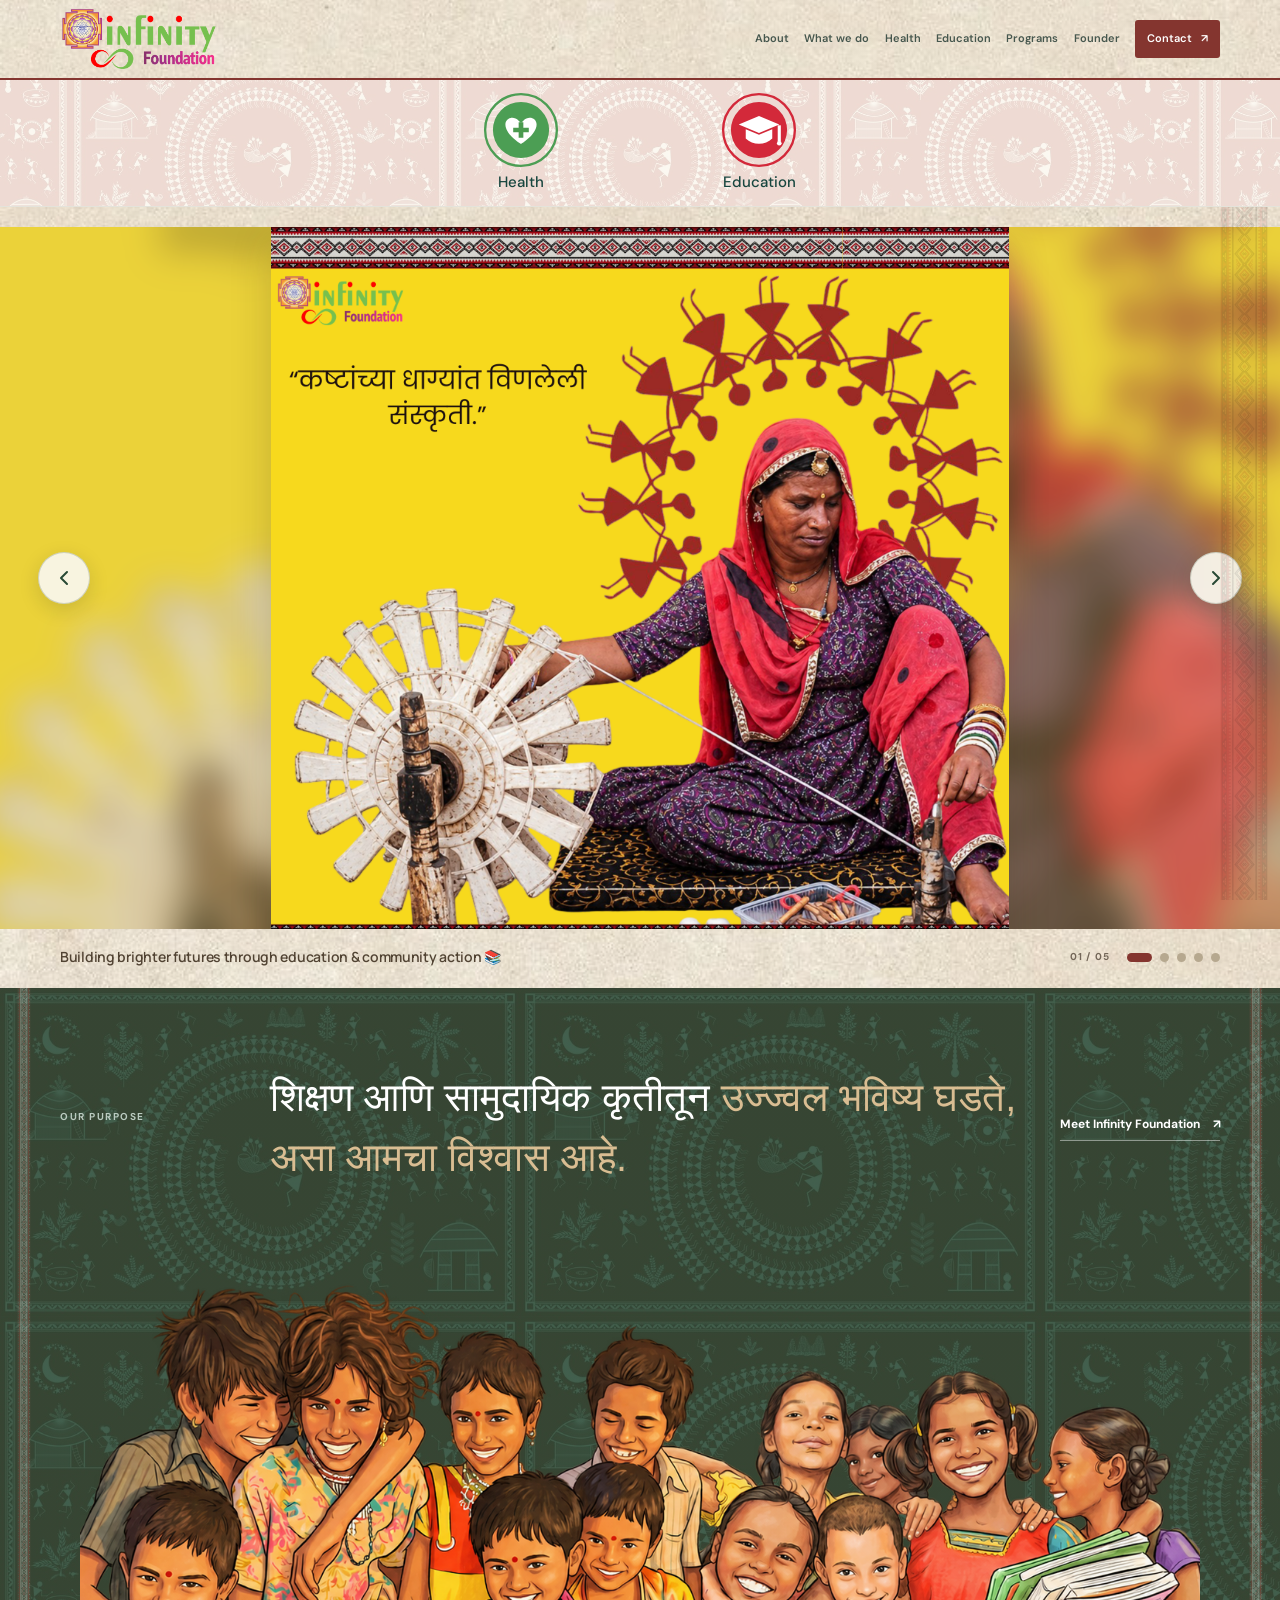
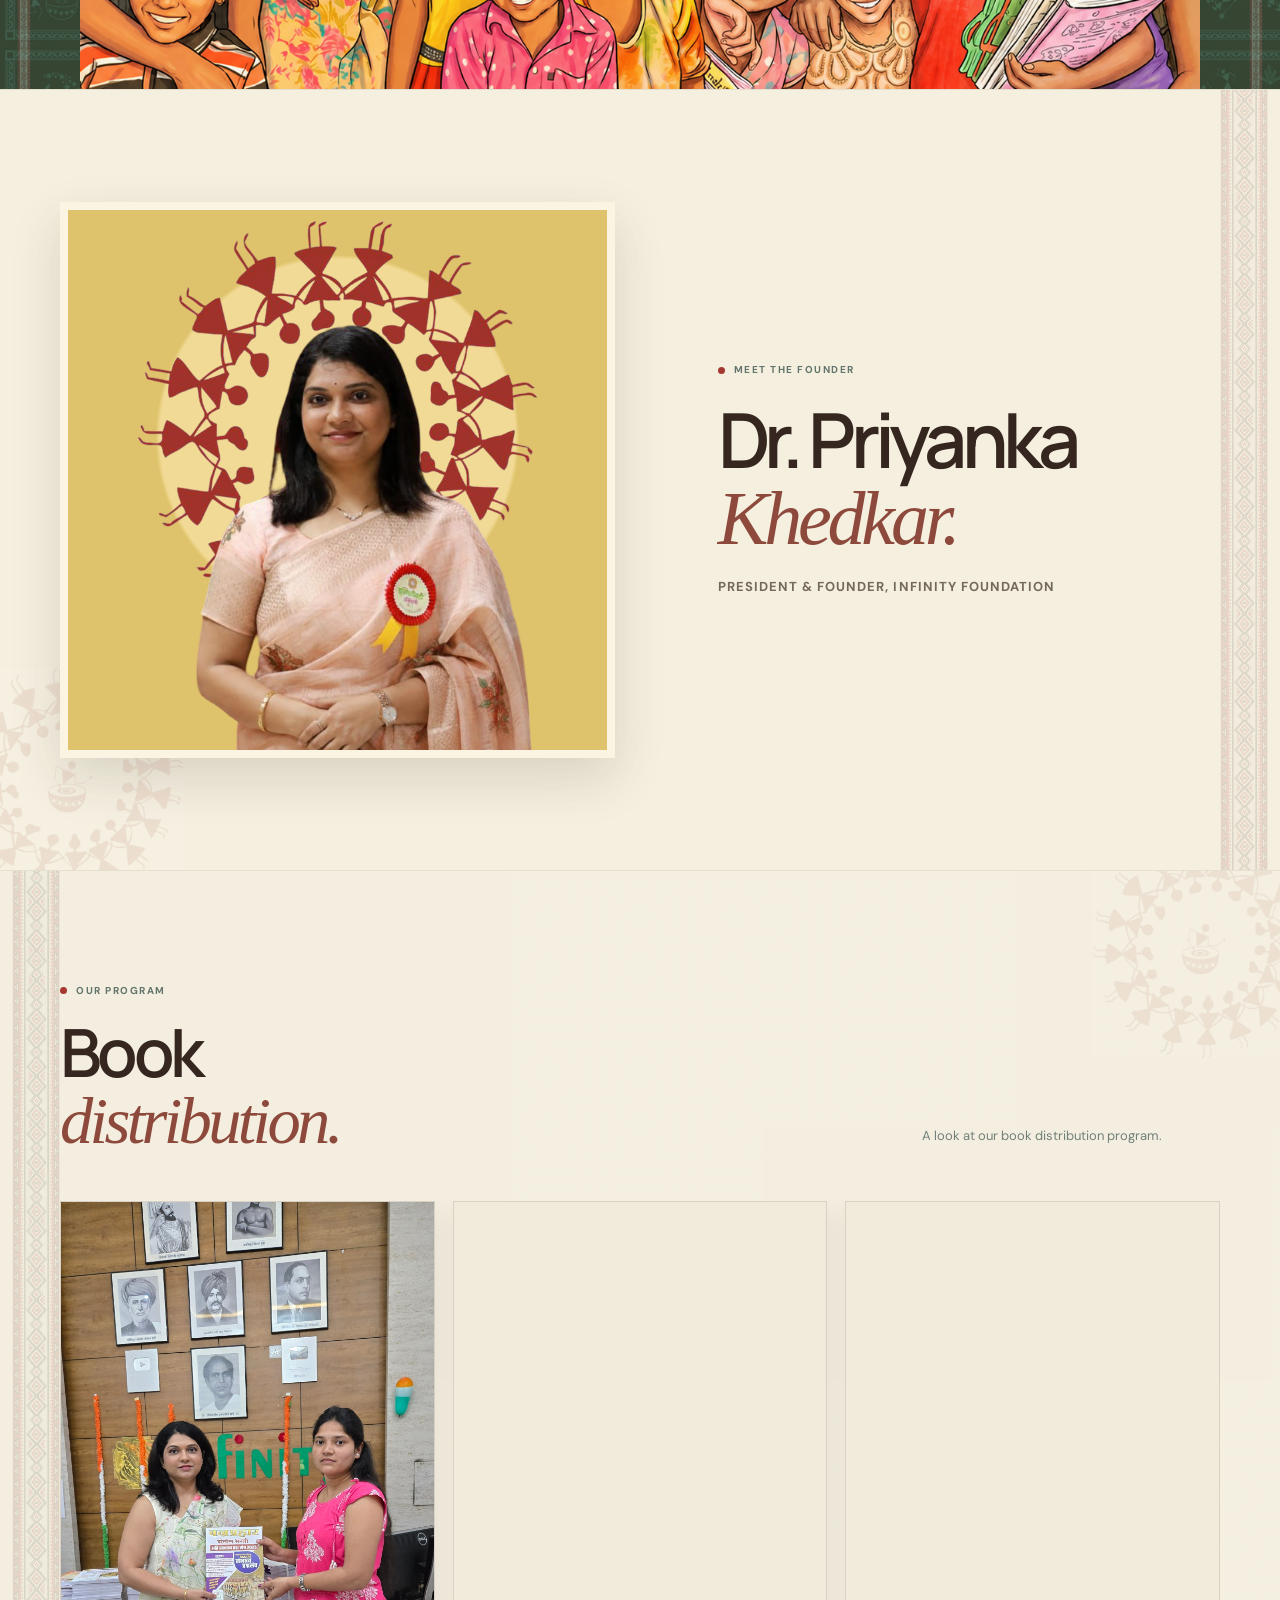
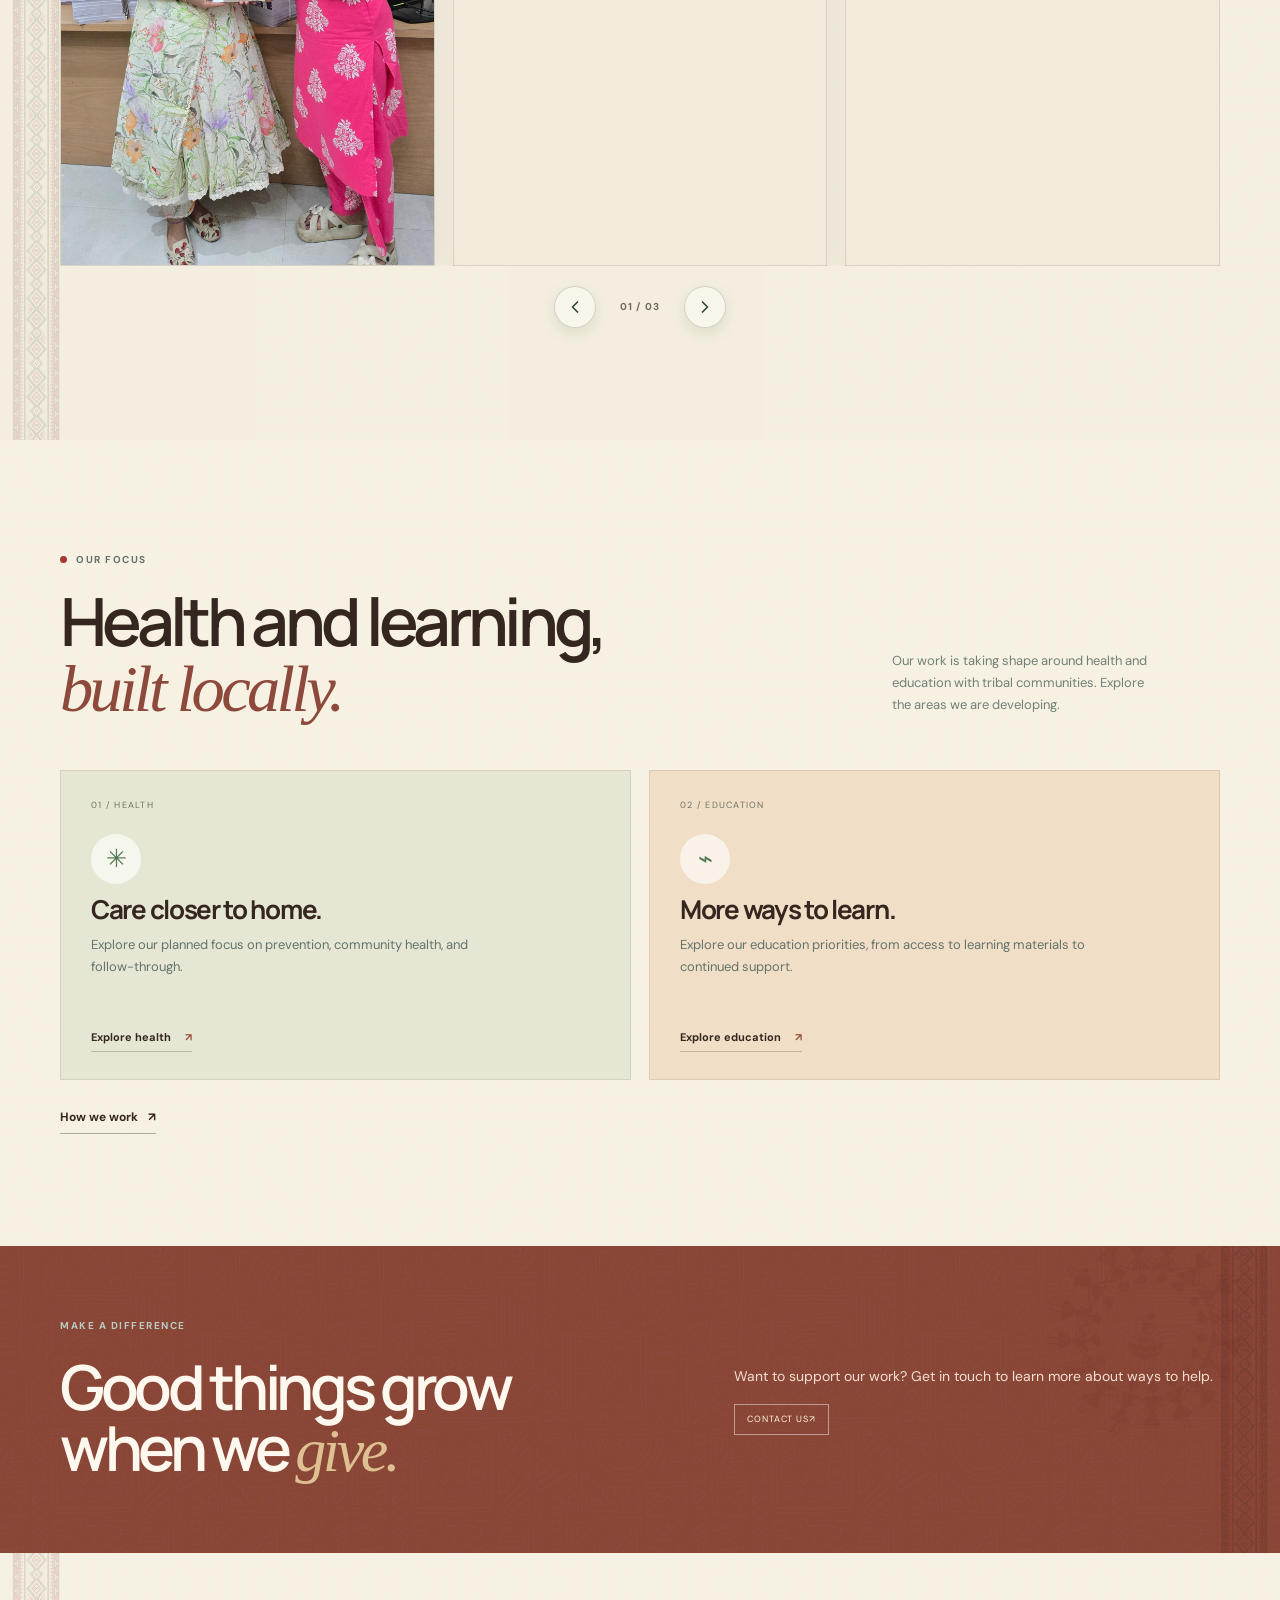
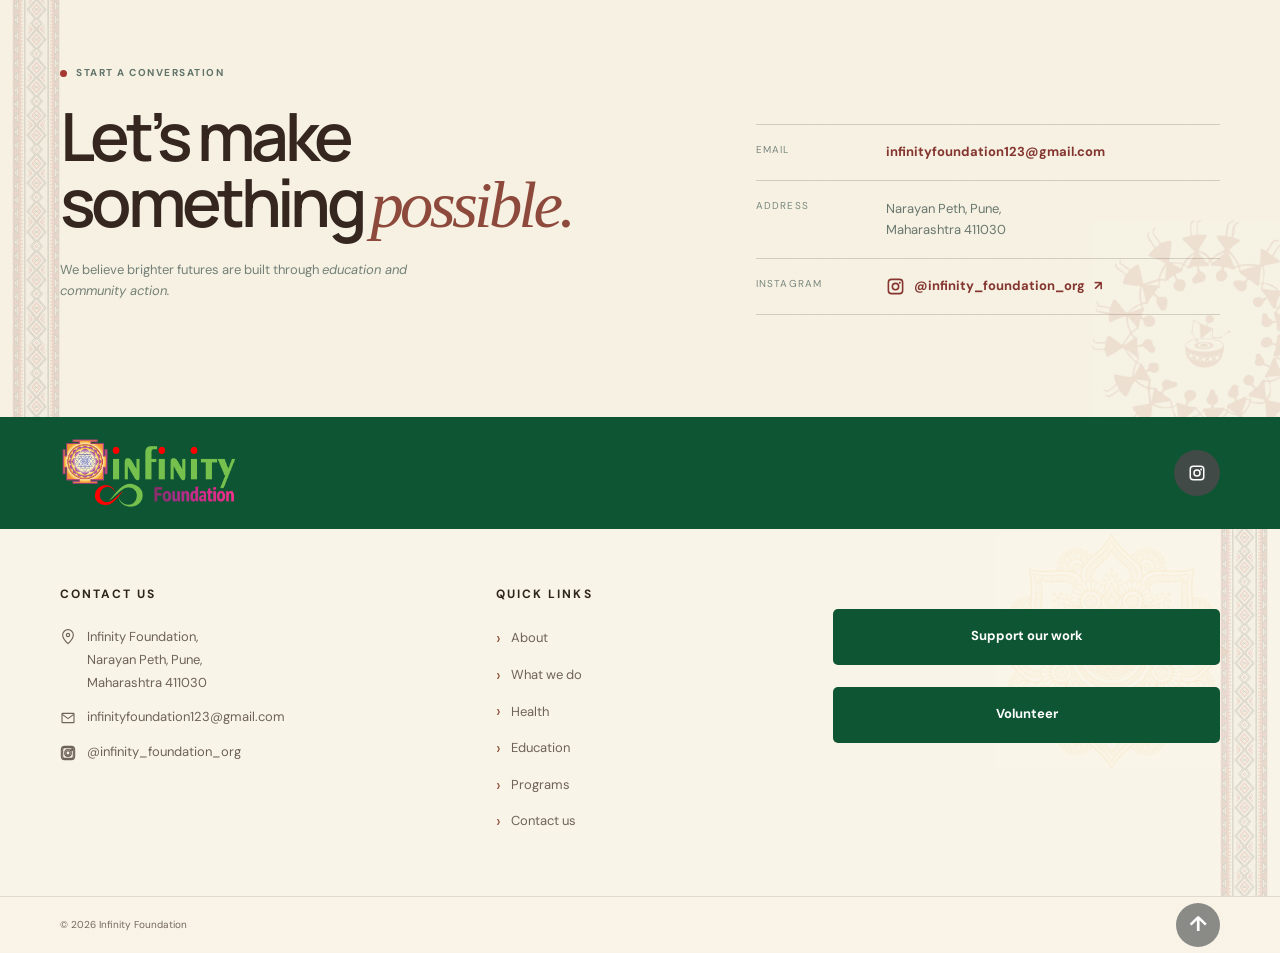
<file: index.html>
<!doctype html>
<html lang="en">
  <head>
    <meta charset="utf-8" />
    <meta name="viewport" content="width=device-width, initial-scale=1" />
    <meta name="theme-color" content="#f7f5ee" />
    <meta name="description" content="Infinity Foundation: Building brighter futures through education &amp; community action." />
    <title>Infinity Foundation — Education &amp; Community Action</title>
    <link rel="preconnect" href="https://fonts.googleapis.com" />
    <link rel="preconnect" href="https://fonts.gstatic.com" crossorigin />
    <link href="https://fonts.googleapis.com/css2?family=DM+Sans:wght@400;500;600;700&family=Manrope:wght@400;500;600;700;800&display=swap" rel="stylesheet" />
    <link rel="stylesheet" href="styles.css" />
    <link rel="stylesheet" href="theme.css" />
    <link rel="stylesheet" href="subpages.css" />
    <script src="script.js" defer></script>
  </head>
  <body>
    <a class="skip-link" href="#main">Skip to content</a>
    <header class="site-header">
      <div class="container nav-wrap">
        <a class="brand" href="index.html" aria-label="Infinity Foundation, home">
          <span class="brand-logo-frame"><img src="assets/infinity-foundation-logo.png" alt="Infinity Foundation" /></span>
        </a>
        <button class="menu-toggle" type="button" aria-expanded="false" aria-controls="primary-nav" aria-label="Open navigation">
          <span></span><span></span>
        </button>
        <nav class="primary-nav" id="primary-nav" aria-label="Main navigation">
          <a href="about.html">About</a>
          <a href="what-we-do.html">What we do</a>
          <a href="health.html">Health</a>
          <a href="education.html">Education</a>
          <a href="programs.html">Programs</a>
          <a href="about.html#founder">Founder</a>
          <a class="nav-cta" href="contact.html">Contact <span aria-hidden="true">↗</span></a>
        </nav>
      </div>
    </header>
    <nav class="focus-nav" aria-label="Our focus areas">
      <div class="focus-nav-inner">
        <a class="focus-nav-item focus-health" href="health.html">
          <svg class="focus-nav-icon" viewBox="0 0 100 100" aria-hidden="true"><circle class="focus-icon-ring" cx="50" cy="50" r="46"/><circle class="focus-icon-fill" cx="50" cy="50" r="36"/><path class="focus-icon-mark" d="M50 68S30 56 30 43c0-8 10-12 17-5l3 3 3-3c7-7 17-3 17 5 0 13-20 25-20 25Z"/><path class="focus-icon-accent" d="M47 40h6v7h7v6h-7v7h-6v-7h-7v-6h7z"/></svg>
          <span>Health</span>
        </a>
        <a class="focus-nav-item focus-education" href="education.html">
          <svg class="focus-nav-icon" viewBox="0 0 100 100" aria-hidden="true"><circle class="focus-icon-ring" cx="50" cy="50" r="46"/><circle class="focus-icon-fill" cx="50" cy="50" r="36"/><path class="focus-icon-mark" d="m24 43 26-11 26 11-26 11-26-11Zm9 6 17 7 17-7v12c-9 9-25 9-34 0V49Z"/><path class="focus-icon-mark" d="M74 44h4v21h-4z"/><circle class="focus-icon-mark-fill" cx="76" cy="67" r="3"/></svg>
          <span>Education</span>
        </a>
      </div>
    </nav>

    <main id="main">
      <section class="campaign-carousel" id="home" aria-label="Infinity Foundation campaign images">
        <div class="carousel-stage" data-carousel tabindex="0" role="region" aria-roledescription="carousel" aria-label="Campaign image gallery">
          <figure class="carousel-slide is-active" style="--slide-background:url('assets/campaign-heading.png')" role="group" aria-roledescription="slide" aria-label="1 of 5" aria-hidden="false">
            <img src="assets/campaign-heading.png" alt="Infinity Foundation campaign artwork showing a woman at a spinning wheel, with Marathi text and a traditional border." fetchpriority="high" />
          </figure>
          <figure class="carousel-slide" style="--slide-background:url('assets/campaign-water-culture.jpg')" role="group" aria-roledescription="slide" aria-label="2 of 5" aria-hidden="true">
            <img src="assets/campaign-water-culture.jpg" alt="Campaign artwork showing a woman carrying a water pot, folk art, and Marathi text." loading="lazy" />
          </figure>
          <figure class="carousel-slide" style="--slide-background:url('assets/campaign-weaving.jpg')" role="group" aria-roledescription="slide" aria-label="3 of 5" aria-hidden="true">
            <img src="assets/campaign-weaving.jpg" alt="Campaign artwork showing a woman weaving a basket against a patterned background, with Marathi text." loading="lazy" />
          </figure>
          <figure class="carousel-slide" style="--slide-background:url('assets/campaign-traditions.jpg')" role="group" aria-roledescription="slide" aria-label="4 of 5" aria-hidden="true">
            <img src="assets/campaign-traditions.jpg" alt="Campaign artwork showing a woman looking in a mirror against a traditional patterned background, with Marathi text." loading="lazy" />
          </figure>
          <figure class="carousel-slide" style="--slide-background:url('assets/campaign-art.jpg')" role="group" aria-roledescription="slide" aria-label="5 of 5" aria-hidden="true">
            <img src="assets/campaign-art.jpg" alt="Campaign artwork showing an older woman painting a folk mural, with Marathi text." loading="lazy" />
          </figure>
          <button class="carousel-control carousel-previous" type="button" data-carousel-previous aria-label="Previous image">
            <svg viewBox="0 0 24 24" aria-hidden="true"><path d="m15 18-6-6 6-6" /></svg>
          </button>
          <button class="carousel-control carousel-next" type="button" data-carousel-next aria-label="Next image">
            <svg viewBox="0 0 24 24" aria-hidden="true"><path d="m9 18 6-6-6-6" /></svg>
          </button>
        </div>
        <div class="container carousel-meta">
          <p>Building brighter futures through education &amp; community action 📚</p>
          <div class="carousel-navigation">
            <span class="carousel-status" aria-live="polite">01 / 05</span>
            <div class="carousel-indicators" role="group" aria-label="Choose a campaign image">
              <button class="carousel-indicator is-active" type="button" data-carousel-slide="0" aria-label="Show image 1" aria-current="true"></button>
              <button class="carousel-indicator" type="button" data-carousel-slide="1" aria-label="Show image 2"></button>
              <button class="carousel-indicator" type="button" data-carousel-slide="2" aria-label="Show image 3"></button>
              <button class="carousel-indicator" type="button" data-carousel-slide="3" aria-label="Show image 4"></button>
              <button class="carousel-indicator" type="button" data-carousel-slide="4" aria-label="Show image 5"></button>
            </div>
          </div>
        </div>
      </section>

      <section class="intro-band" id="purpose" aria-label="Organization introduction">
        <div class="container intro-band-inner">
          <p class="eyebrow eyebrow-light">Our purpose</p>
          <p class="intro-statement" lang="mr">शिक्षण आणि सामुदायिक कृतीतून <span>उज्ज्वल भविष्य घडते, असा आमचा विश्वास आहे.</span></p>
          <a class="light-link" href="about.html">Meet Infinity Foundation <span aria-hidden="true">↗</span></a>
        </div>
        <figure class="purpose-art"><img src="assets/education-community-transparent.png" alt="Illustration of children learning and growing together" loading="lazy" /></figure>
      </section>

      <section class="section founder-section pillar-right" id="founder" aria-labelledby="founder-title">
        <div class="container founder-grid">
          <figure class="founder-portrait">
            <img class="founder-emblem" src="assets/warli-emblem.png" alt="" aria-hidden="true" loading="lazy" />
            <img class="founder-cutout" src="assets/founder-priyanka-cutout.png" alt="Dr. Priyanka Khedkar, President and Founder of Infinity Foundation" loading="lazy" />
          </figure>
          <div class="founder-copy">
            <p class="eyebrow"><span class="eyebrow-dot"></span> Meet the founder</p>
            <h2 id="founder-title">Dr. Priyanka<br /><em>Khedkar.</em></h2>
            <p class="founder-role">President &amp; Founder, Infinity Foundation</p>
          </div>
        </div>
      </section>

      <section class="section programs-section pillar-left" id="programs">
        <div class="container">
          <div class="section-topline"><div><p class="eyebrow"><span class="eyebrow-dot"></span> Our program</p><h2>Book<br /><em>distribution.</em></h2></div><p class="section-aside">A look at our book distribution program.</p></div>
          <div class="book-gallery-carousel" data-book-gallery aria-label="Book distribution photo gallery" tabindex="0">
            <div class="book-gallery-viewport">
              <div class="book-gallery-page is-active" data-book-page aria-hidden="false">
                <figure class="book-gallery-item"><img src="assets/book-distribution-01.jpg" alt="Dr. Priyanka Khedkar and a participant holding a book during the book distribution" loading="lazy" decoding="async" /></figure>
                <figure class="book-gallery-item"><img src="assets/book-distribution-02.jpg" alt="Dr. Priyanka Khedkar and a participant holding a book during the book distribution" loading="lazy" decoding="async" /></figure>
                <figure class="book-gallery-item"><img src="assets/book-distribution-03.jpg" alt="Dr. Priyanka Khedkar and a participant holding a book during the book distribution" loading="lazy" decoding="async" /></figure>
              </div>
              <div class="book-gallery-page" data-book-page aria-hidden="true" inert>
                <figure class="book-gallery-item"><img src="assets/book-distribution-04.jpg" alt="Dr. Priyanka Khedkar sharing a book with a participant" loading="lazy" decoding="async" /></figure>
                <figure class="book-gallery-item"><img src="assets/book-distribution-05.jpg" alt="Dr. Priyanka Khedkar and a participant holding a book during the book distribution" loading="lazy" decoding="async" /></figure>
                <figure class="book-gallery-item"><img src="assets/book-distribution-06.jpg" alt="Dr. Priyanka Khedkar and a participant holding a book during the book distribution" loading="lazy" decoding="async" /></figure>
              </div>
              <div class="book-gallery-page" data-book-page aria-hidden="true" inert>
                <figure class="book-gallery-item"><img src="assets/book-distribution-07.jpg" alt="Dr. Priyanka Khedkar and a participant holding a book during the book distribution" loading="lazy" decoding="async" /></figure>
                <figure class="book-gallery-item"><img src="assets/book-distribution-08.jpg" alt="Dr. Priyanka Khedkar and a participant holding a book during the book distribution" loading="lazy" decoding="async" /></figure>
                <figure class="book-gallery-item"><img src="assets/book-distribution-09.jpg" alt="Dr. Priyanka Khedkar and a participant holding a book during the book distribution" loading="lazy" decoding="async" /></figure>
              </div>
            </div>
            <div class="book-gallery-controls" aria-label="Gallery controls">
              <button class="book-gallery-arrow" type="button" data-book-previous aria-label="Previous three photos"><svg viewBox="0 0 24 24" aria-hidden="true"><path d="m15 18-6-6 6-6" /></svg></button>
              <span class="book-gallery-status" data-book-status aria-live="polite">01 / 03</span>
              <button class="book-gallery-arrow" type="button" data-book-next aria-label="Next three photos"><svg viewBox="0 0 24 24" aria-hidden="true"><path d="m9 18 6-6-6-6" /></svg></button>
            </div>
          </div>
        </div>
      </section>

      <section class="home-focus section pillar-right" aria-labelledby="home-focus-title">
        <div class="container">
          <div class="section-topline">
            <div><p class="eyebrow"><span class="eyebrow-dot"></span> Our focus</p><h2 id="home-focus-title">Health and learning,<br /><em>built locally.</em></h2></div>
            <p class="section-aside">Our work is taking shape around health and education with tribal communities. Explore the areas we are developing.</p>
          </div>
          <div class="focus-card-grid">
            <a class="focus-card focus-card-health" href="health.html"><span class="focus-card-number">01 / HEALTH</span><span class="focus-card-icon" aria-hidden="true">✳</span><h3>Care closer to home.</h3><p>Explore our planned focus on prevention, community health, and follow-through.</p><span class="focus-card-link">Explore health <span aria-hidden="true">↗</span></span></a>
            <a class="focus-card focus-card-education" href="education.html"><span class="focus-card-number">02 / EDUCATION</span><span class="focus-card-icon" aria-hidden="true">⌁</span><h3>More ways to learn.</h3><p>Explore our education priorities, from access to learning materials to continued support.</p><span class="focus-card-link">Explore education <span aria-hidden="true">↗</span></span></a>
          </div>
          <a class="text-link focus-all-link" href="what-we-do.html">How we work <span aria-hidden="true">↗</span></a>
        </div>
      </section>

      <section class="donate-section pillar-right" id="donate">
        <div class="container donate-inner"><div><p class="eyebrow eyebrow-light">Make a difference</p><h2>Good things grow<br />when we <em>give.</em></h2></div><div class="donate-copy"><p>Want to support our work? Get in touch to learn more about ways to help.</p><a class="donate-note" href="contact.html">Contact us <span aria-hidden="true">↗</span></a></div></div>
      </section>

      <section class="section contact-section pillar-left" id="contact">
        <div class="container contact-grid">
          <div><p class="eyebrow"><span class="eyebrow-dot"></span> Start a conversation</p><h2>Let’s make<br />something <em>possible.</em></h2><p>We believe brighter futures are built through <em>education and community action.</em></p></div>
          <div class="contact-details"><div><span class="detail-label">Email</span><a class="social-link" href="mailto:infinityfoundation123@gmail.com">infinityfoundation123@gmail.com</a></div><div><span class="detail-label">Address</span><span class="placeholder-value address-value">Narayan Peth, Pune,<br />Maharashtra 411030</span></div><div><span class="detail-label">Instagram</span><a class="social-link social-with-icon" href="https://www.instagram.com/infinity_foundation_org/" target="_blank" rel="noopener noreferrer"><svg viewBox="0 0 24 24" aria-hidden="true"><path d="M7 2h10a5 5 0 0 1 5 5v10a5 5 0 0 1-5 5H7a5 5 0 0 1-5-5V7a5 5 0 0 1 5-5Zm0 2a3 3 0 0 0-3 3v10a3 3 0 0 0 3 3h10a3 3 0 0 0 3-3V7a3 3 0 0 0-3-3H7Zm5 3a5 5 0 1 1 0 10 5 5 0 0 1 0-10Zm0 2a3 3 0 1 0 0 6 3 3 0 0 0 0-6Zm5.5-3a1.25 1.25 0 1 1 0 2.5 1.25 1.25 0 0 1 0-2.5Z" /></svg><span>@infinity_foundation_org</span><span aria-hidden="true">↗</span></a></div></div>
        </div>
      </section>
    </main>

    <footer class="site-footer">
      <div class="footer-top">
        <div class="container footer-top-inner">
          <a class="brand brand-footer" href="index.html" aria-label="Infinity Foundation, home"><span class="brand-logo-frame"><img src="assets/infinity-foundation-logo.png" alt="Infinity Foundation" /></span></a>
          <div class="footer-socials" aria-label="Social media">
            <a class="footer-social-icon" href="https://www.instagram.com/infinity_foundation_org/" target="_blank" rel="noopener noreferrer" aria-label="Instagram: infinity_foundation_org">
              <svg viewBox="0 0 24 24" aria-hidden="true"><path d="M7 2h10a5 5 0 0 1 5 5v10a5 5 0 0 1-5 5H7a5 5 0 0 1-5-5V7a5 5 0 0 1 5-5Zm0 2a3 3 0 0 0-3 3v10a3 3 0 0 0 3 3h10a3 3 0 0 0 3-3V7a3 3 0 0 0-3-3H7Zm5 3a5 5 0 1 1 0 10 5 5 0 0 1 0-10Zm0 2a3 3 0 1 0 0 6 3 3 0 0 0 0-6Zm5.5-3a1.25 1.25 0 1 1 0 2.5 1.25 1.25 0 0 1 0-2.5Z" /></svg>
            </a>
          </div>
        </div>
      </div>
      <div class="footer-content pillar-right">
        <div class="container footer-columns">
          <section class="footer-column" aria-labelledby="footer-contact-title">
            <h2 id="footer-contact-title">Contact us</h2>
            <address class="footer-address">
              <svg viewBox="0 0 24 24" aria-hidden="true"><path d="M12 22s8-7.2 8-13A8 8 0 1 0 4 9c0 5.8 8 13 8 13Z"/><circle cx="12" cy="9" r="2.5"/></svg>
              <span>Infinity Foundation,<br />Narayan Peth, Pune,<br />Maharashtra 411030</span>
            </address>
            <a class="footer-contact-link" href="mailto:infinityfoundation123@gmail.com"><svg viewBox="0 0 24 24" aria-hidden="true"><rect x="3" y="5" width="18" height="14" rx="1"/><path d="m4 7 8 6 8-6"/></svg><span>infinityfoundation123@gmail.com</span></a>
            <a class="footer-contact-link" href="https://www.instagram.com/infinity_foundation_org/" target="_blank" rel="noopener noreferrer"><svg viewBox="0 0 24 24" aria-hidden="true"><path d="M7 2h10a5 5 0 0 1 5 5v10a5 5 0 0 1-5 5H7a5 5 0 0 1-5-5V7a5 5 0 0 1 5-5Zm0 2a3 3 0 0 0-3 3v10a3 3 0 0 0 3 3h10a3 3 0 0 0 3-3V7a3 3 0 0 0-3-3H7Zm5 3a5 5 0 1 1 0 10 5 5 0 0 1 0-10Zm0 2a3 3 0 1 0 0 6 3 3 0 0 0 0-6Zm5.5-3a1.25 1.25 0 1 1 0 2.5 1.25 1.25 0 0 1 0-2.5Z"/></svg><span>@infinity_foundation_org</span></a>
          </section>
          <nav class="footer-column footer-quick-links" aria-labelledby="footer-links-title">
            <h2 id="footer-links-title">Quick links</h2>
            <ul>
              <li><a href="about.html">About</a></li>
              <li><a href="what-we-do.html">What we do</a></li>
              <li><a href="health.html">Health</a></li>
              <li><a href="education.html">Education</a></li>
              <li><a href="programs.html">Programs</a></li>
              <li><a href="contact.html">Contact us</a></li>
            </ul>
          </nav>
          <div class="footer-actions" aria-label="Ways to support">
            <a class="footer-action" href="contact.html#connect">Support our work</a>
            <a class="footer-action" href="contact.html#connect">Volunteer</a>
          </div>
        </div>
      </div>
      <div class="footer-bottom">
        <div class="container footer-bottom-inner">
          <span>© <span id="year"></span> Infinity Foundation</span>
          <a class="back-top" href="index.html#home" aria-label="Back to top">↑</a>
        </div>
      </div>
    </footer>
  </body>
</html>
</file>
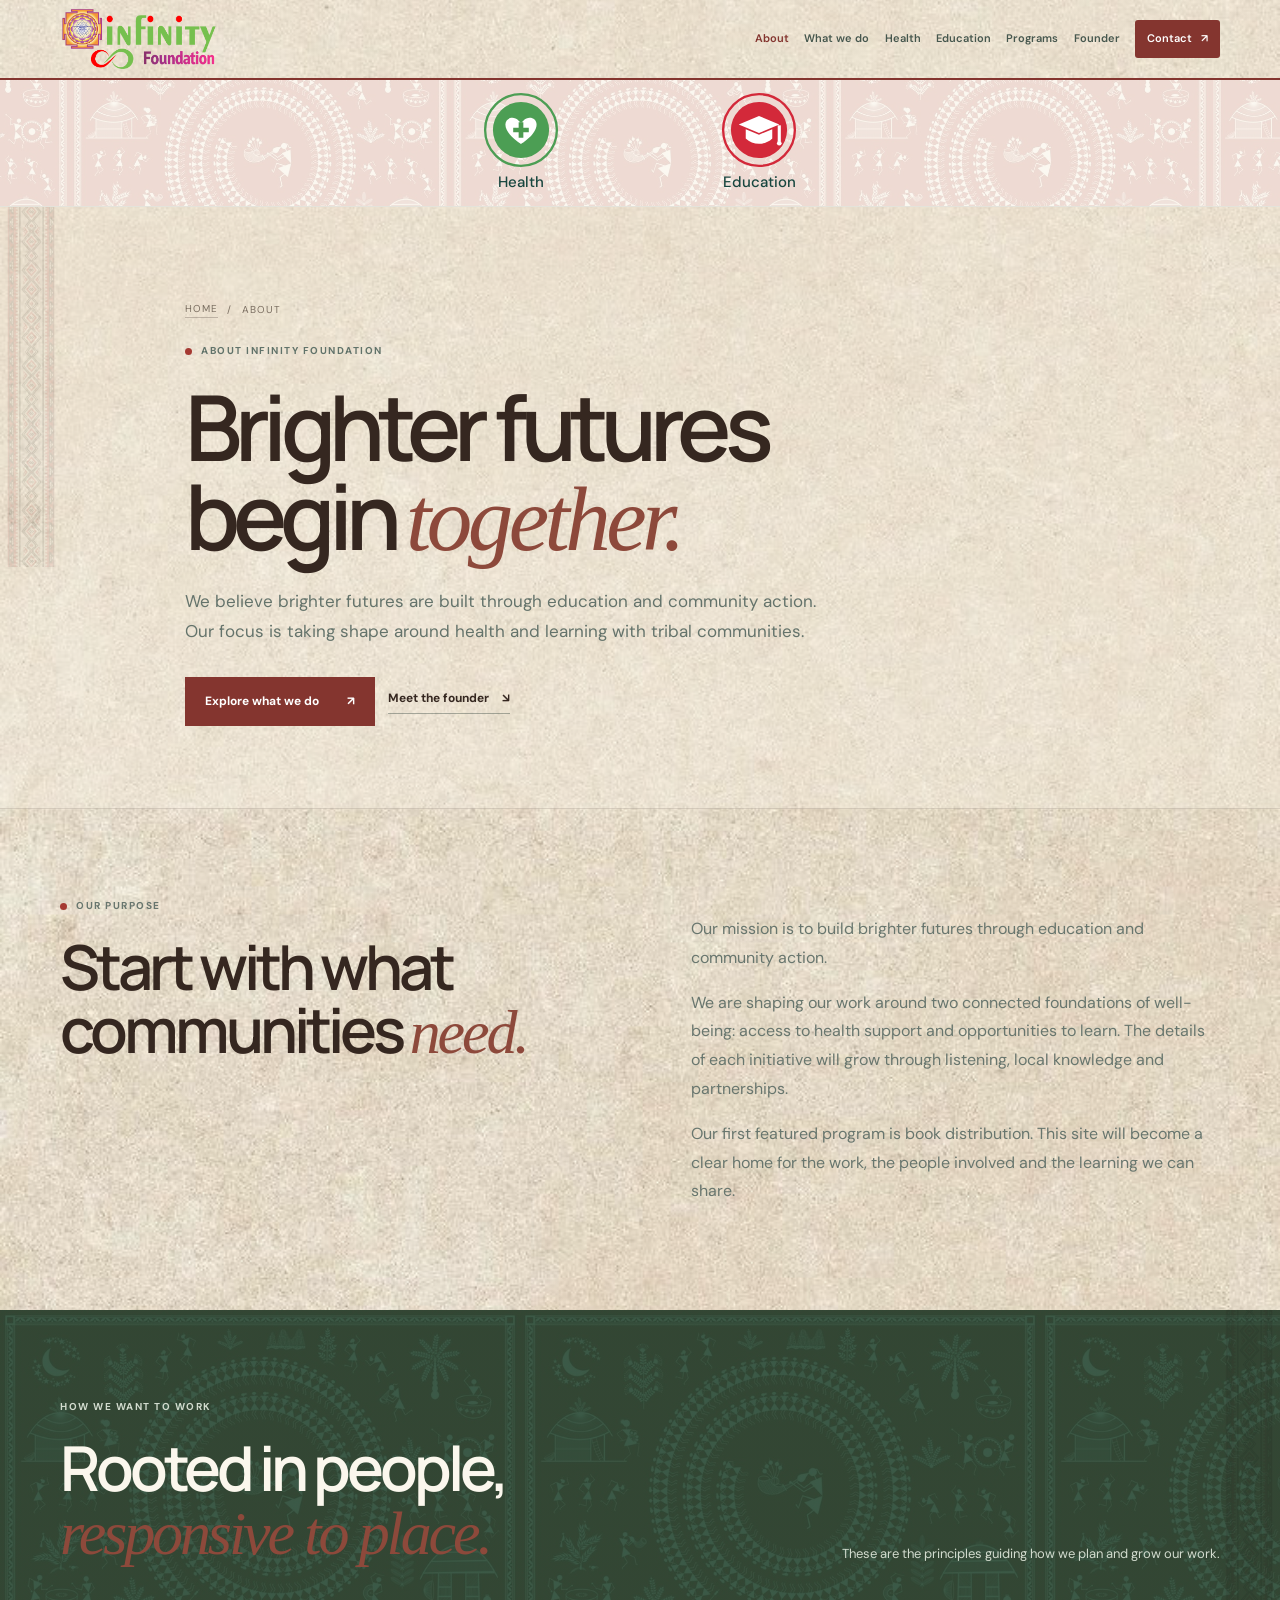
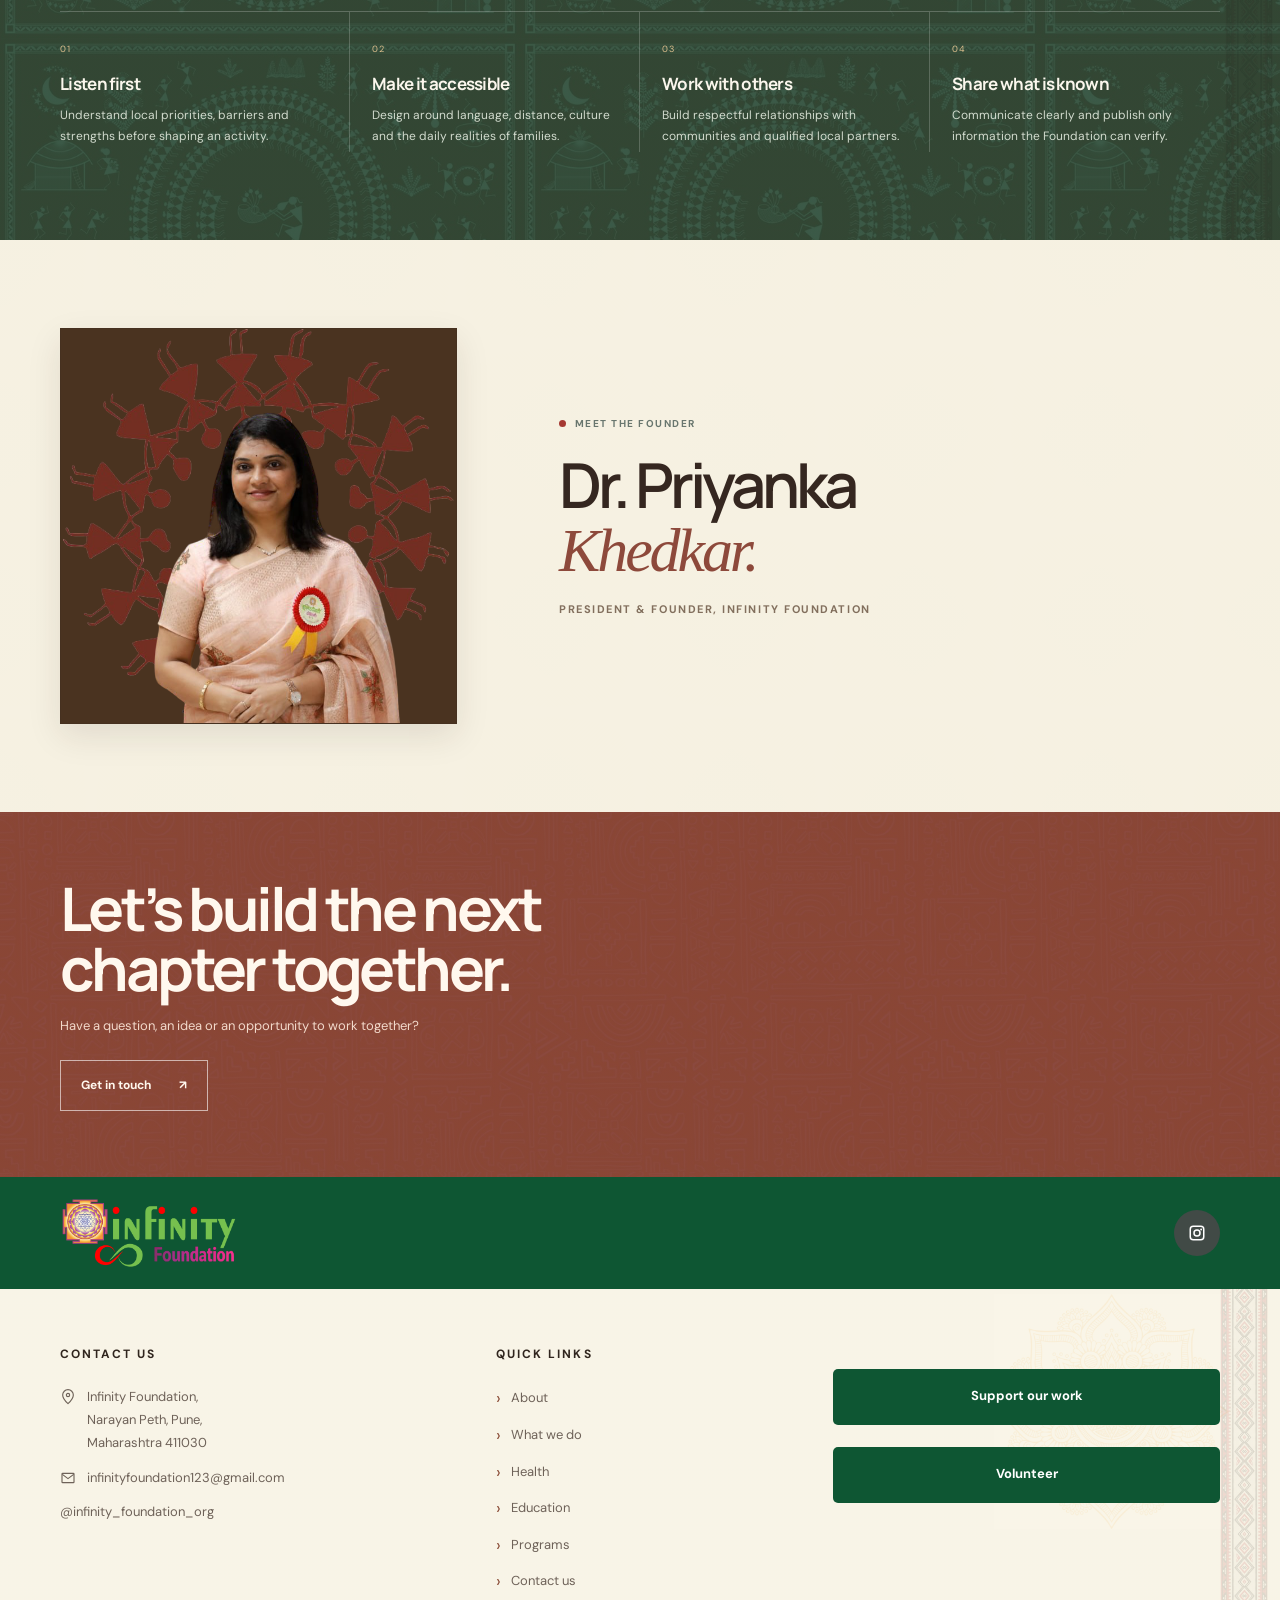
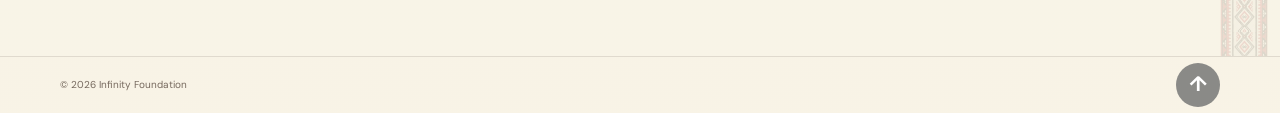
<file: about.html>
<!doctype html>
<html lang="en">
  <head>
    <meta charset="utf-8" />
    <meta name="viewport" content="width=device-width, initial-scale=1" />
    <meta name="theme-color" content="#f7f5ee" />
    <meta name="description" content="Learn about Infinity Foundation and our focus on brighter futures through education and community action." />
    <title>About — Infinity Foundation</title>
    <link rel="preconnect" href="https://fonts.googleapis.com" />
    <link rel="preconnect" href="https://fonts.gstatic.com" crossorigin />
    <link href="https://fonts.googleapis.com/css2?family=DM+Sans:wght@400;500;600;700&family=Manrope:wght@400;500;600;700;800&display=swap" rel="stylesheet" />
    <link rel="stylesheet" href="styles.css" />
    <link rel="stylesheet" href="theme.css" />
    <link rel="stylesheet" href="subpages.css" />
    <script src="script.js" defer></script>
  </head>
  <body>
    <a class="skip-link" href="#main">Skip to content</a>
    <header class="site-header"><div class="container nav-wrap">
      <a class="brand" href="index.html" aria-label="Infinity Foundation, home"><span class="brand-logo-frame"><img src="assets/infinity-foundation-logo.png" alt="Infinity Foundation" /></span></a>
      <button class="menu-toggle" type="button" aria-expanded="false" aria-controls="primary-nav" aria-label="Open navigation"><span></span><span></span></button>
      <nav class="primary-nav" id="primary-nav" aria-label="Main navigation">
        <a class="active-nav" href="about.html" aria-current="page">About</a><a href="what-we-do.html">What we do</a><a href="health.html">Health</a><a href="education.html">Education</a><a href="programs.html">Programs</a><a href="about.html#founder">Founder</a><a class="nav-cta" href="contact.html">Contact <span aria-hidden="true">↗</span></a>
      </nav>
    </div></header>
    <nav class="focus-nav" aria-label="Our focus areas">
      <div class="focus-nav-inner">
        <a class="focus-nav-item focus-health" href="health.html">
          <svg class="focus-nav-icon" viewBox="0 0 100 100" aria-hidden="true"><circle class="focus-icon-ring" cx="50" cy="50" r="46"/><circle class="focus-icon-fill" cx="50" cy="50" r="36"/><path class="focus-icon-mark" d="M50 68S30 56 30 43c0-8 10-12 17-5l3 3 3-3c7-7 17-3 17 5 0 13-20 25-20 25Z"/><path class="focus-icon-accent" d="M47 40h6v7h7v6h-7v7h-6v-7h-7v-6h7z"/></svg>
          <span>Health</span>
        </a>
        <a class="focus-nav-item focus-education" href="education.html">
          <svg class="focus-nav-icon" viewBox="0 0 100 100" aria-hidden="true"><circle class="focus-icon-ring" cx="50" cy="50" r="46"/><circle class="focus-icon-fill" cx="50" cy="50" r="36"/><path class="focus-icon-mark" d="m24 43 26-11 26 11-26 11-26-11Zm9 6 17 7 17-7v12c-9 9-25 9-34 0V49Z"/><path class="focus-icon-mark" d="M74 44h4v21h-4z"/><circle class="focus-icon-mark-fill" cx="76" cy="67" r="3"/></svg>
          <span>Education</span>
        </a>
      </div>
    </nav>
    <main class="subpage-main" id="main">
      <section class="page-hero pillar-left"><div class="container page-hero-inner">
        <p class="page-breadcrumb"><a href="index.html">Home</a><span aria-hidden="true">/</span> About</p>
        <p class="eyebrow"><span class="eyebrow-dot"></span> About Infinity Foundation</p>
        <h1>Brighter futures<br />begin <em>together.</em></h1>
        <p class="page-lede">We believe brighter futures are built through education and community action. Our focus is taking shape around health and learning with tribal communities.</p>
        <div class="page-hero-actions"><a class="button button-dark" href="what-we-do.html">Explore what we do <span aria-hidden="true">↗</span></a><a class="text-link" href="#founder">Meet the founder <span aria-hidden="true">↘</span></a></div>
      </div></section>
      <section class="page-section"><div class="container page-split">
        <div><p class="eyebrow"><span class="eyebrow-dot"></span> Our purpose</p><h2>Start with what<br />communities <em>need.</em></h2></div>
        <div class="page-split-copy"><p class="large-copy">Our mission is to build brighter futures through education and community action.</p><p>We are shaping our work around two connected foundations of well-being: access to health support and opportunities to learn. The details of each initiative will grow through listening, local knowledge and partnerships.</p><p>Our first featured program is book distribution. This site will become a clear home for the work, the people involved and the learning we can share.</p></div>
      </div></section>
      <section class="page-section page-section-green pillar-right"><div class="container">
        <div class="section-intro"><div><p class="eyebrow eyebrow-light">How we want to work</p><h2>Rooted in people,<br /><em>responsive to place.</em></h2></div><p>These are the principles guiding how we plan and grow our work.</p></div>
        <div class="principle-grid">
          <article class="principle-card"><span class="principle-index">01</span><h3>Listen first</h3><p>Understand local priorities, barriers and strengths before shaping an activity.</p></article>
          <article class="principle-card"><span class="principle-index">02</span><h3>Make it accessible</h3><p>Design around language, distance, culture and the daily realities of families.</p></article>
          <article class="principle-card"><span class="principle-index">03</span><h3>Work with others</h3><p>Build respectful relationships with communities and qualified local partners.</p></article>
          <article class="principle-card"><span class="principle-index">04</span><h3>Share what is known</h3><p>Communicate clearly and publish only information the Foundation can verify.</p></article>
        </div>
      </div></section>
      <section class="page-section" id="founder"><div class="container about-founder">
        <figure class="about-founder-photo page-image"><img class="founder-emblem" src="assets/warli-emblem.png" alt="" aria-hidden="true" loading="lazy" /><img class="founder-cutout" src="assets/founder-priyanka-cutout.png" alt="Dr. Priyanka Khedkar, President and Founder of Infinity Foundation" loading="lazy" /></figure>
        <div class="about-founder-copy"><p class="eyebrow"><span class="eyebrow-dot"></span> Meet the founder</p><h2>Dr. Priyanka<br /><em>Khedkar.</em></h2><p class="founder-role">President &amp; Founder, Infinity Foundation</p></div>
      </div></section>
      <section class="page-footer-cta"><div class="container"><h2>Let’s build the next chapter together.</h2><p>Have a question, an idea or an opportunity to work together?</p><a class="button" href="contact.html">Get in touch <span aria-hidden="true">↗</span></a></div></section>
    </main>
    <footer class="site-footer">
      <div class="footer-top"><div class="container footer-top-inner"><a class="brand brand-footer" href="index.html" aria-label="Infinity Foundation, home"><span class="brand-logo-frame"><img src="assets/infinity-foundation-logo.png" alt="Infinity Foundation" /></span></a><div class="footer-socials" aria-label="Social media"><a class="footer-social-icon" href="https://www.instagram.com/infinity_foundation_org/" target="_blank" rel="noopener noreferrer" aria-label="Instagram: infinity_foundation_org"><svg viewBox="0 0 24 24" aria-hidden="true"><path d="M7 2h10a5 5 0 0 1 5 5v10a5 5 0 0 1-5 5H7a5 5 0 0 1-5-5V7a5 5 0 0 1 5-5Zm0 2a3 3 0 0 0-3 3v10a3 3 0 0 0 3 3h10a3 3 0 0 0 3-3V7a3 3 0 0 0-3-3H7Zm5 3a5 5 0 1 1 0 10 5 5 0 0 1 0-10Zm0 2a3 3 0 1 0 0 6 3 3 0 0 0 0-6Zm5.5-3a1.25 1.25 0 1 1 0 2.5 1.25 1.25 0 0 1 0-2.5Z" /></svg></a></div></div></div>
      <div class="footer-content pillar-right"><div class="container footer-columns">
        <section class="footer-column" aria-labelledby="footer-contact-title"><h2 id="footer-contact-title">Contact us</h2><address class="footer-address"><svg viewBox="0 0 24 24" aria-hidden="true"><path d="M12 22s8-7.2 8-13A8 8 0 1 0 4 9c0 5.8 8 13 8 13Z"/><circle cx="12" cy="9" r="2.5"/></svg><span>Infinity Foundation,<br />Narayan Peth, Pune,<br />Maharashtra 411030</span></address><a class="footer-contact-link" href="mailto:infinityfoundation123@gmail.com"><svg viewBox="0 0 24 24" aria-hidden="true"><rect x="3" y="5" width="18" height="14" rx="1"/><path d="m4 7 8 6 8-6"/></svg><span>infinityfoundation123@gmail.com</span></a><a class="footer-contact-link" href="https://www.instagram.com/infinity_foundation_org/" target="_blank" rel="noopener noreferrer"><span>@infinity_foundation_org</span></a></section>
        <nav class="footer-column footer-quick-links" aria-labelledby="footer-links-title"><h2 id="footer-links-title">Quick links</h2><ul><li><a href="about.html">About</a></li><li><a href="what-we-do.html">What we do</a></li><li><a href="health.html">Health</a></li><li><a href="education.html">Education</a></li><li><a href="programs.html">Programs</a></li><li><a href="contact.html">Contact us</a></li></ul></nav>
        <div class="footer-actions" aria-label="Ways to support"><a class="footer-action" href="contact.html#connect">Support our work</a><a class="footer-action" href="contact.html#connect">Volunteer</a></div>
      </div></div><div class="footer-bottom"><div class="container footer-bottom-inner"><span>© <span id="year"></span> Infinity Foundation</span><a class="back-top" href="#main" aria-label="Back to top">↑</a></div></div>
    </footer>
  </body>
</html>
</file>
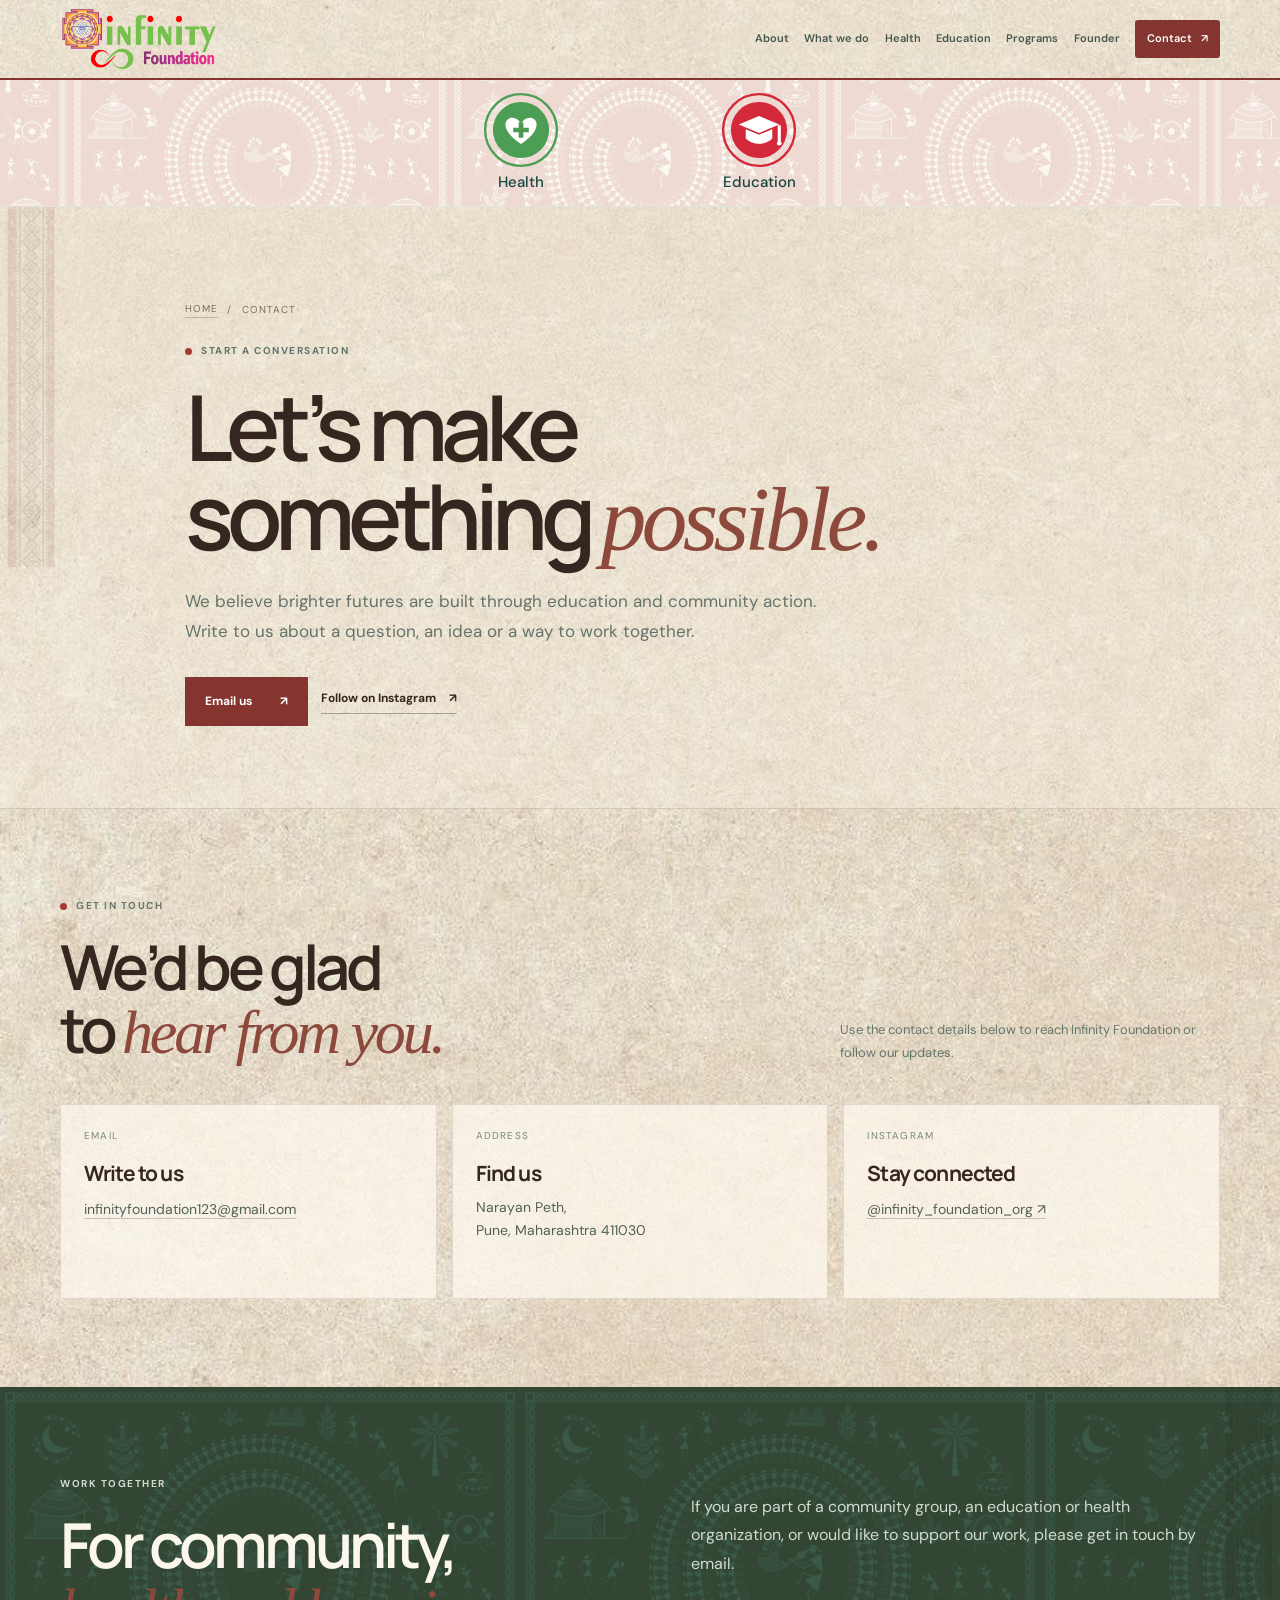
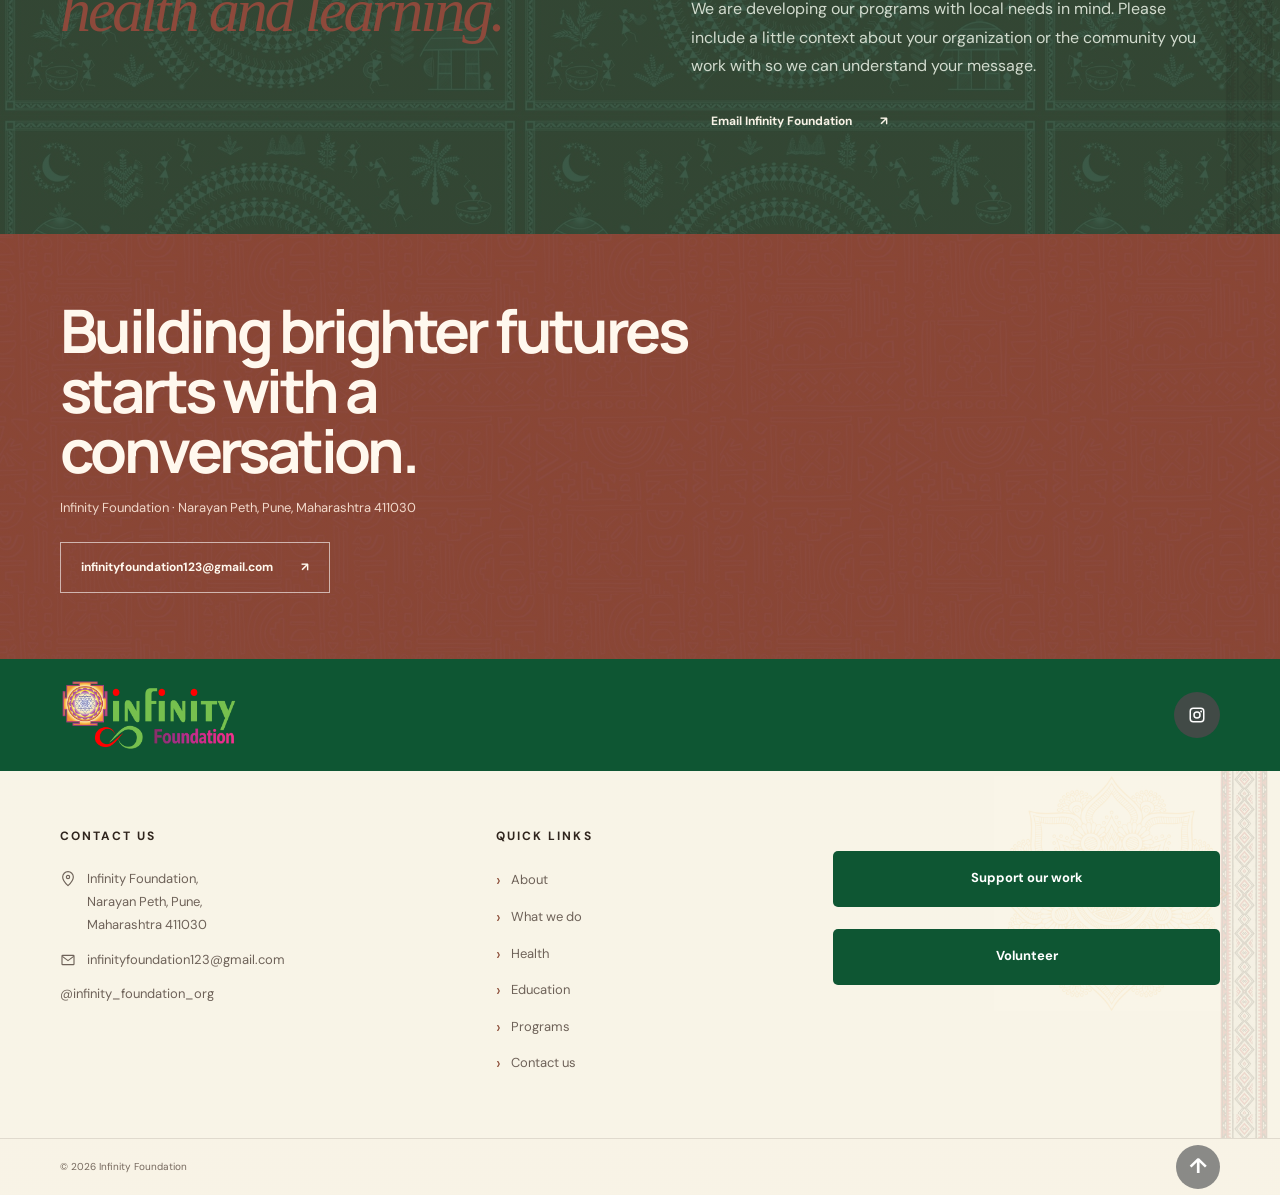
<file: contact.html>
<!doctype html>
<html lang="en">
  <head>
    <meta charset="utf-8" /><meta name="viewport" content="width=device-width, initial-scale=1" /><meta name="theme-color" content="#f7f5ee" />
    <meta name="description" content="Contact Infinity Foundation about education, health and community action." />
    <title>Contact — Infinity Foundation</title>
    <link rel="preconnect" href="https://fonts.googleapis.com" /><link rel="preconnect" href="https://fonts.gstatic.com" crossorigin />
    <link href="https://fonts.googleapis.com/css2?family=DM+Sans:wght@400;500;600;700&family=Manrope:wght@400;500;600;700;800&display=swap" rel="stylesheet" />
    <link rel="stylesheet" href="styles.css" /><link rel="stylesheet" href="theme.css" /><link rel="stylesheet" href="subpages.css" /><script src="script.js" defer></script>
  </head>
  <body>
    <a class="skip-link" href="#main">Skip to content</a>
    <header class="site-header"><div class="container nav-wrap"><a class="brand" href="index.html" aria-label="Infinity Foundation, home"><span class="brand-logo-frame"><img src="assets/infinity-foundation-logo.png" alt="Infinity Foundation" /></span></a><button class="menu-toggle" type="button" aria-expanded="false" aria-controls="primary-nav" aria-label="Open navigation"><span></span><span></span></button><nav class="primary-nav" id="primary-nav" aria-label="Main navigation"><a href="about.html">About</a><a href="what-we-do.html">What we do</a><a href="health.html">Health</a><a href="education.html">Education</a><a href="programs.html">Programs</a><a href="about.html#founder">Founder</a><a class="nav-cta active-nav" href="contact.html" aria-current="page">Contact <span aria-hidden="true">↗</span></a></nav></div></header>
    <nav class="focus-nav" aria-label="Our focus areas">
      <div class="focus-nav-inner">
        <a class="focus-nav-item focus-health" href="health.html">
          <svg class="focus-nav-icon" viewBox="0 0 100 100" aria-hidden="true"><circle class="focus-icon-ring" cx="50" cy="50" r="46"/><circle class="focus-icon-fill" cx="50" cy="50" r="36"/><path class="focus-icon-mark" d="M50 68S30 56 30 43c0-8 10-12 17-5l3 3 3-3c7-7 17-3 17 5 0 13-20 25-20 25Z"/><path class="focus-icon-accent" d="M47 40h6v7h7v6h-7v7h-6v-7h-7v-6h7z"/></svg>
          <span>Health</span>
        </a>
        <a class="focus-nav-item focus-education" href="education.html">
          <svg class="focus-nav-icon" viewBox="0 0 100 100" aria-hidden="true"><circle class="focus-icon-ring" cx="50" cy="50" r="46"/><circle class="focus-icon-fill" cx="50" cy="50" r="36"/><path class="focus-icon-mark" d="m24 43 26-11 26 11-26 11-26-11Zm9 6 17 7 17-7v12c-9 9-25 9-34 0V49Z"/><path class="focus-icon-mark" d="M74 44h4v21h-4z"/><circle class="focus-icon-mark-fill" cx="76" cy="67" r="3"/></svg>
          <span>Education</span>
        </a>
      </div>
    </nav>
    <main class="subpage-main" id="main">
      <section class="page-hero pillar-left"><div class="container page-hero-inner"><p class="page-breadcrumb"><a href="index.html">Home</a><span aria-hidden="true">/</span> Contact</p><p class="eyebrow"><span class="eyebrow-dot"></span> Start a conversation</p><h1>Let’s make<br />something <em>possible.</em></h1><p class="page-lede">We believe brighter futures are built through education and community action. Write to us about a question, an idea or a way to work together.</p><div class="page-hero-actions"><a class="button button-dark" href="mailto:infinityfoundation123@gmail.com">Email us <span aria-hidden="true">↗</span></a><a class="text-link" href="https://www.instagram.com/infinity_foundation_org/" target="_blank" rel="noopener noreferrer">Follow on Instagram <span aria-hidden="true">↗</span></a></div></div></section>
      <section class="page-section" id="connect"><div class="container"><div class="section-intro"><div><p class="eyebrow"><span class="eyebrow-dot"></span> Get in touch</p><h2>We’d be glad<br />to <em>hear from you.</em></h2></div><p>Use the contact details below to reach Infinity Foundation or follow our updates.</p></div><div class="contact-card-grid">
        <article class="contact-card"><span class="detail-label">Email</span><h3>Write to us</h3><a href="mailto:infinityfoundation123@gmail.com">infinityfoundation123@gmail.com</a></article>
        <article class="contact-card"><span class="detail-label">Address</span><h3>Find us</h3><address>Narayan Peth,<br />Pune, Maharashtra 411030</address></article>
        <article class="contact-card"><span class="detail-label">Instagram</span><h3>Stay connected</h3><a href="https://www.instagram.com/infinity_foundation_org/" target="_blank" rel="noopener noreferrer">@infinity_foundation_org ↗</a></article>
      </div></div></section>
      <section class="page-section page-section-green pillar-right"><div class="container page-split"><div><p class="eyebrow eyebrow-light">Work together</p><h2>For community,<br /><em>health and learning.</em></h2></div><div class="page-split-copy"><p>If you are part of a community group, an education or health organization, or would like to support our work, please get in touch by email.</p><p>We are developing our programs with local needs in mind. Please include a little context about your organization or the community you work with so we can understand your message.</p><a class="button" href="mailto:infinityfoundation123@gmail.com?subject=Infinity%20Foundation%20conversation">Email Infinity Foundation <span aria-hidden="true">↗</span></a></div></div></section>
      <section class="page-footer-cta"><div class="container"><h2>Building brighter futures starts with a conversation.</h2><p>Infinity Foundation · Narayan Peth, Pune, Maharashtra 411030</p><a class="button" href="mailto:infinityfoundation123@gmail.com">infinityfoundation123@gmail.com <span aria-hidden="true">↗</span></a></div></section>
    </main>
    <footer class="site-footer"><div class="footer-top"><div class="container footer-top-inner"><a class="brand brand-footer" href="index.html" aria-label="Infinity Foundation, home"><span class="brand-logo-frame"><img src="assets/infinity-foundation-logo.png" alt="Infinity Foundation" /></span></a><div class="footer-socials" aria-label="Social media"><a class="footer-social-icon" href="https://www.instagram.com/infinity_foundation_org/" target="_blank" rel="noopener noreferrer" aria-label="Instagram: infinity_foundation_org"><svg viewBox="0 0 24 24" aria-hidden="true"><path d="M7 2h10a5 5 0 0 1 5 5v10a5 5 0 0 1-5 5H7a5 5 0 0 1-5-5V7a5 5 0 0 1 5-5Zm0 2a3 3 0 0 0-3 3v10a3 3 0 0 0 3 3h10a3 3 0 0 0 3-3V7a3 3 0 0 0-3-3H7Zm5 3a5 5 0 1 1 0 10 5 5 0 0 1 0-10Zm0 2a3 3 0 1 0 0 6 3 3 0 0 0 0-6Zm5.5-3a1.25 1.25 0 1 1 0 2.5 1.25 1.25 0 0 1 0-2.5Z" /></svg></a></div></div></div><div class="footer-content pillar-right"><div class="container footer-columns"><section class="footer-column" aria-labelledby="footer-contact-title"><h2 id="footer-contact-title">Contact us</h2><address class="footer-address"><svg viewBox="0 0 24 24" aria-hidden="true"><path d="M12 22s8-7.2 8-13A8 8 0 1 0 4 9c0 5.8 8 13 8 13Z"/><circle cx="12" cy="9" r="2.5"/></svg><span>Infinity Foundation,<br />Narayan Peth, Pune,<br />Maharashtra 411030</span></address><a class="footer-contact-link" href="mailto:infinityfoundation123@gmail.com"><svg viewBox="0 0 24 24" aria-hidden="true"><rect x="3" y="5" width="18" height="14" rx="1"/><path d="m4 7 8 6 8-6"/></svg><span>infinityfoundation123@gmail.com</span></a><a class="footer-contact-link" href="https://www.instagram.com/infinity_foundation_org/" target="_blank" rel="noopener noreferrer"><span>@infinity_foundation_org</span></a></section><nav class="footer-column footer-quick-links" aria-labelledby="footer-links-title"><h2 id="footer-links-title">Quick links</h2><ul><li><a href="about.html">About</a></li><li><a href="what-we-do.html">What we do</a></li><li><a href="health.html">Health</a></li><li><a href="education.html">Education</a></li><li><a href="programs.html">Programs</a></li><li><a href="contact.html">Contact us</a></li></ul></nav><div class="footer-actions" aria-label="Ways to support"><a class="footer-action" href="mailto:infinityfoundation123@gmail.com?subject=Support%20Infinity%20Foundation">Support our work</a><a class="footer-action" href="mailto:infinityfoundation123@gmail.com?subject=Volunteer%20with%20Infinity%20Foundation">Volunteer</a></div></div></div><div class="footer-bottom"><div class="container footer-bottom-inner"><span>© <span id="year"></span> Infinity Foundation</span><a class="back-top" href="#main" aria-label="Back to top">↑</a></div></div></footer>
  </body>
</html>
</file>
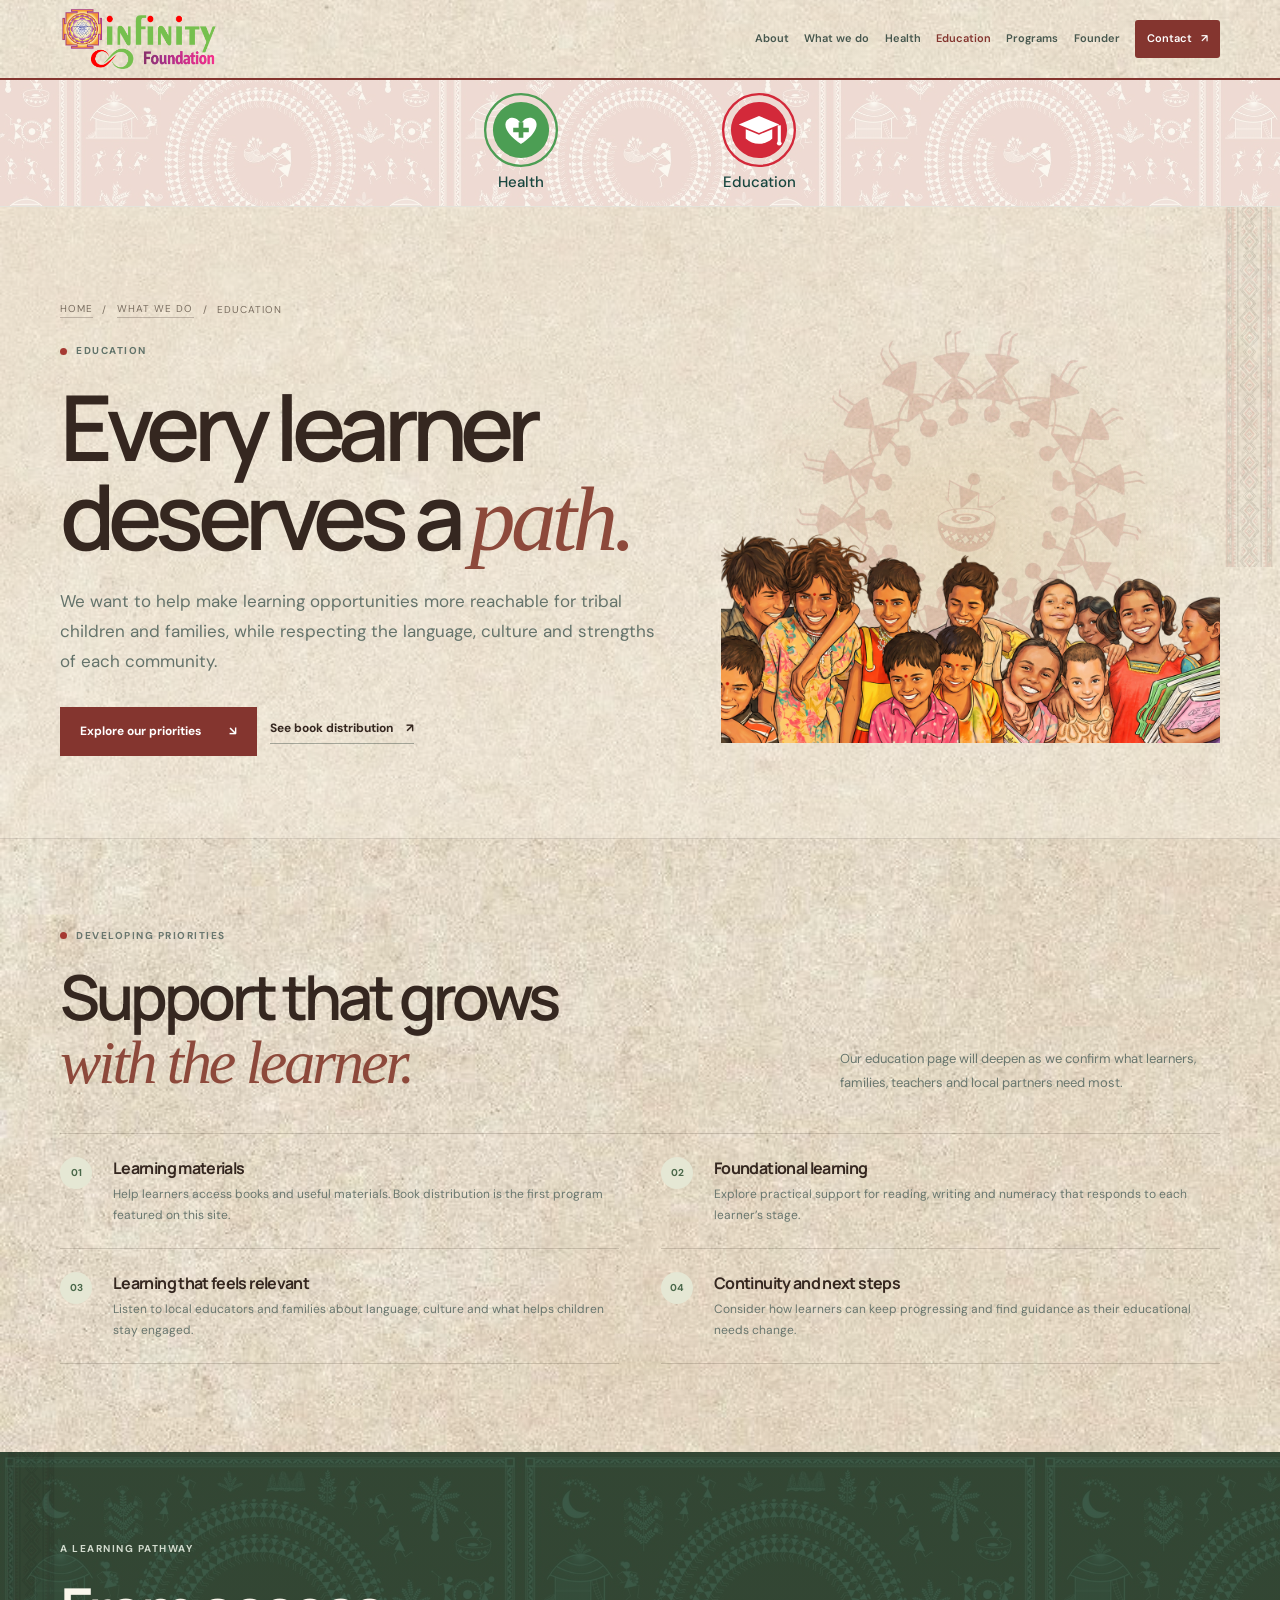
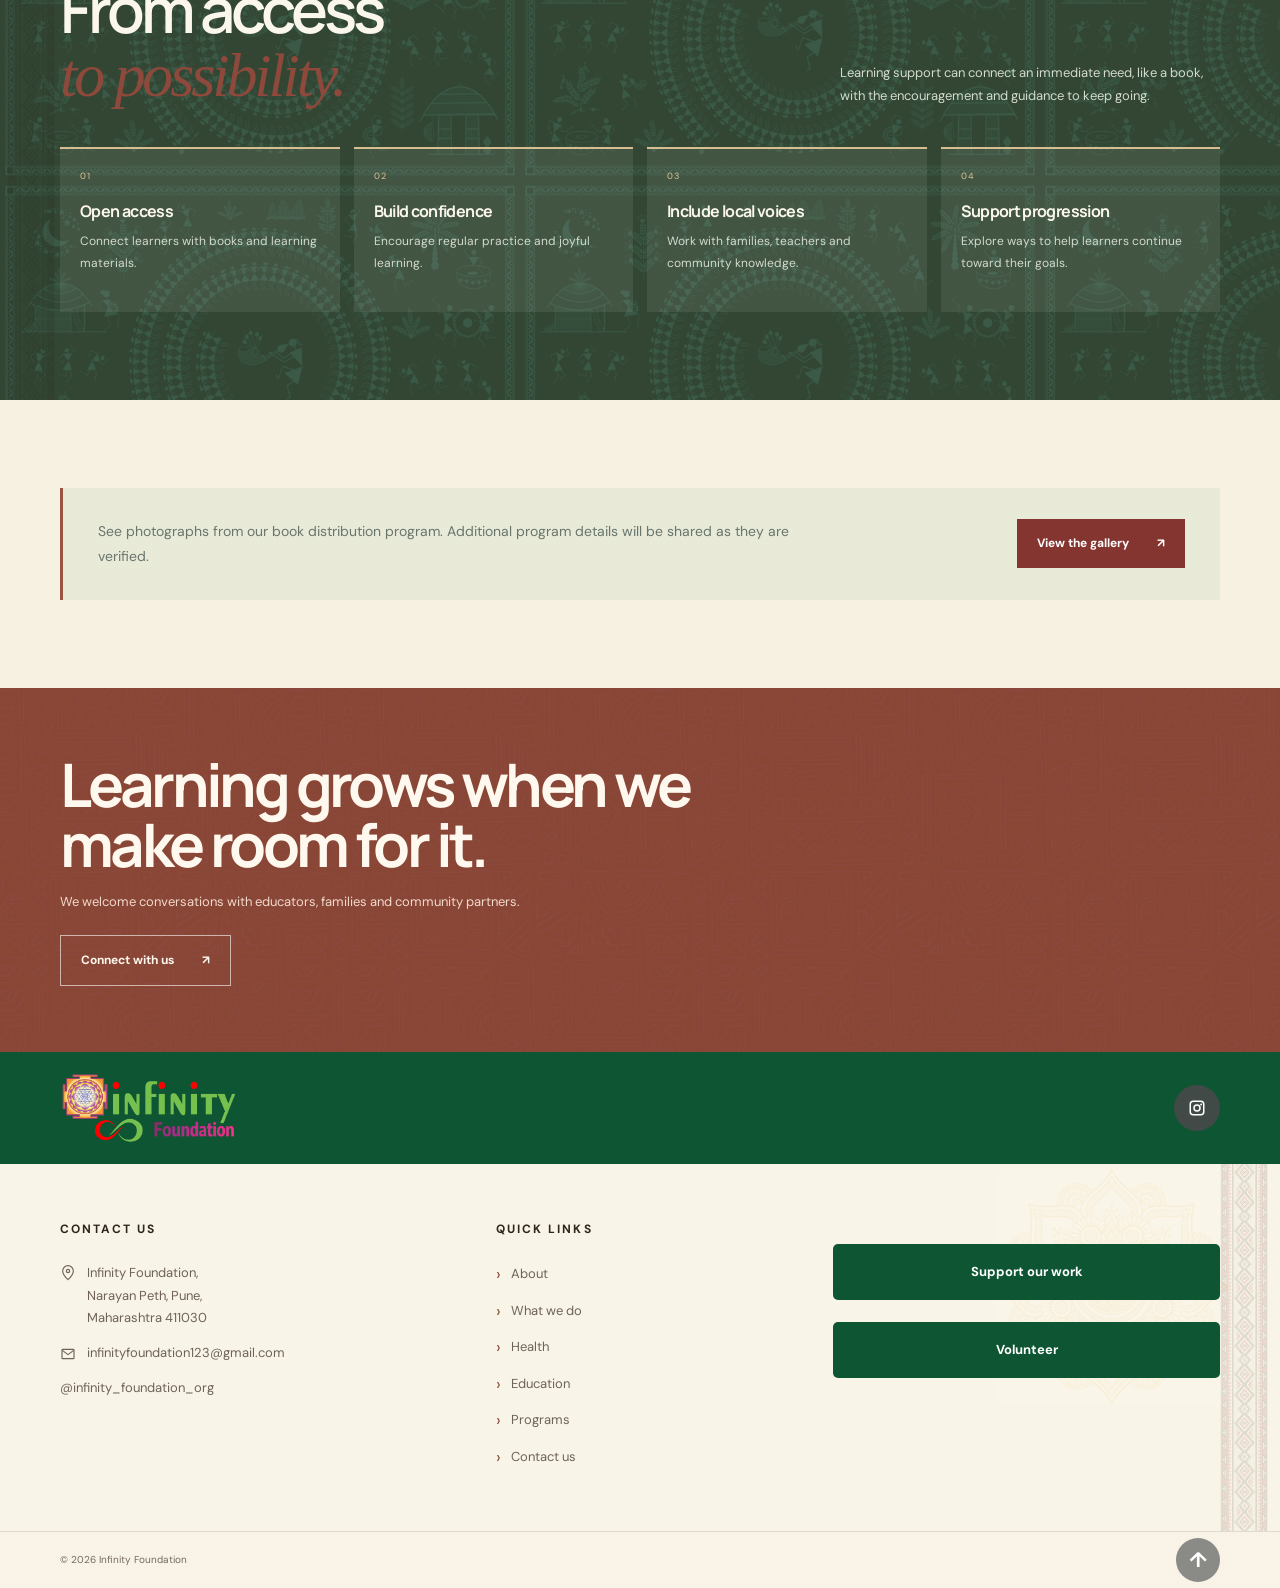
<file: education.html>
<!doctype html>
<html lang="en">
  <head>
    <meta charset="utf-8" /><meta name="viewport" content="width=device-width, initial-scale=1" /><meta name="theme-color" content="#f7f5ee" />
    <meta name="description" content="Infinity Foundation's developing education focus: learning materials, continued learning and community-led support." />
    <title>Education — Infinity Foundation</title>
    <link rel="preconnect" href="https://fonts.googleapis.com" /><link rel="preconnect" href="https://fonts.gstatic.com" crossorigin />
    <link href="https://fonts.googleapis.com/css2?family=DM+Sans:wght@400;500;600;700&family=Manrope:wght@400;500;600;700;800&display=swap" rel="stylesheet" />
    <link rel="stylesheet" href="styles.css" /><link rel="stylesheet" href="theme.css" /><link rel="stylesheet" href="subpages.css" /><script src="script.js" defer></script>
  </head>
  <body>
    <a class="skip-link" href="#main">Skip to content</a>
    <header class="site-header"><div class="container nav-wrap"><a class="brand" href="index.html" aria-label="Infinity Foundation, home"><span class="brand-logo-frame"><img src="assets/infinity-foundation-logo.png" alt="Infinity Foundation" /></span></a><button class="menu-toggle" type="button" aria-expanded="false" aria-controls="primary-nav" aria-label="Open navigation"><span></span><span></span></button><nav class="primary-nav" id="primary-nav" aria-label="Main navigation"><a href="about.html">About</a><a href="what-we-do.html">What we do</a><a href="health.html">Health</a><a class="active-nav" href="education.html" aria-current="page">Education</a><a href="programs.html">Programs</a><a href="about.html#founder">Founder</a><a class="nav-cta" href="contact.html">Contact <span aria-hidden="true">↗</span></a></nav></div></header>
    <nav class="focus-nav" aria-label="Our focus areas">
      <div class="focus-nav-inner">
        <a class="focus-nav-item focus-health" href="health.html">
          <svg class="focus-nav-icon" viewBox="0 0 100 100" aria-hidden="true"><circle class="focus-icon-ring" cx="50" cy="50" r="46"/><circle class="focus-icon-fill" cx="50" cy="50" r="36"/><path class="focus-icon-mark" d="M50 68S30 56 30 43c0-8 10-12 17-5l3 3 3-3c7-7 17-3 17 5 0 13-20 25-20 25Z"/><path class="focus-icon-accent" d="M47 40h6v7h7v6h-7v7h-6v-7h-7v-6h7z"/></svg>
          <span>Health</span>
        </a>
        <a class="focus-nav-item focus-education" href="education.html">
          <svg class="focus-nav-icon" viewBox="0 0 100 100" aria-hidden="true"><circle class="focus-icon-ring" cx="50" cy="50" r="46"/><circle class="focus-icon-fill" cx="50" cy="50" r="36"/><path class="focus-icon-mark" d="m24 43 26-11 26 11-26 11-26-11Zm9 6 17 7 17-7v12c-9 9-25 9-34 0V49Z"/><path class="focus-icon-mark" d="M74 44h4v21h-4z"/><circle class="focus-icon-mark-fill" cx="76" cy="67" r="3"/></svg>
          <span>Education</span>
        </a>
      </div>
    </nav>
    <main class="subpage-main" id="main">
      <section class="page-hero pillar-right education-hero"><div class="container education-hero-grid"><div class="page-hero-inner"><p class="page-breadcrumb"><a href="index.html">Home</a><span aria-hidden="true">/</span><a href="what-we-do.html">What we do</a><span aria-hidden="true">/</span> Education</p><p class="eyebrow"><span class="eyebrow-dot"></span> Education</p><h1>Every learner<br />deserves a <em>path.</em></h1><p class="page-lede">We want to help make learning opportunities more reachable for tribal children and families, while respecting the language, culture and strengths of each community.</p><div class="page-hero-actions"><a class="button button-dark" href="#priorities">Explore our priorities <span aria-hidden="true">↘</span></a><a class="text-link" href="programs.html">See book distribution <span aria-hidden="true">↗</span></a></div></div><figure class="education-hero-art"><img class="education-hero-warli" src="assets/warli-emblem.png" alt="" aria-hidden="true" /><img class="education-hero-children" src="assets/education-community-transparent.png" alt="Illustration of children and a caregiver standing together with books" loading="eager" /></figure></div></section>
      <section class="page-section" id="priorities"><div class="container"><div class="section-intro"><div><p class="eyebrow"><span class="eyebrow-dot"></span> Developing priorities</p><h2>Support that grows<br /><em>with the learner.</em></h2></div><p>Our education page will deepen as we confirm what learners, families, teachers and local partners need most.</p></div><div class="priority-list">
        <article class="priority-item"><span class="priority-number">01</span><div><h3>Learning materials</h3><p>Help learners access books and useful materials. Book distribution is the first program featured on this site.</p></div></article>
        <article class="priority-item"><span class="priority-number">02</span><div><h3>Foundational learning</h3><p>Explore practical support for reading, writing and numeracy that responds to each learner’s stage.</p></div></article>
        <article class="priority-item"><span class="priority-number">03</span><div><h3>Learning that feels relevant</h3><p>Listen to local educators and families about language, culture and what helps children stay engaged.</p></div></article>
        <article class="priority-item"><span class="priority-number">04</span><div><h3>Continuity and next steps</h3><p>Consider how learners can keep progressing and find guidance as their educational needs change.</p></div></article>
      </div></div></section>
      <section class="page-section page-section-green pillar-left"><div class="container"><div class="section-intro"><div><p class="eyebrow eyebrow-light">A learning pathway</p><h2>From access<br /><em>to possibility.</em></h2></div><p>Learning support can connect an immediate need, like a book, with the encouragement and guidance to keep going.</p></div><div class="pathway-list">
        <article class="pathway-step"><h3>Open access</h3><p>Connect learners with books and learning materials.</p></article><article class="pathway-step"><h3>Build confidence</h3><p>Encourage regular practice and joyful learning.</p></article><article class="pathway-step"><h3>Include local voices</h3><p>Work with families, teachers and community knowledge.</p></article><article class="pathway-step"><h3>Support progression</h3><p>Explore ways to help learners continue toward their goals.</p></article>
      </div></div></section>
      <section class="page-section"><div class="container page-callout"><p>See photographs from our book distribution program. Additional program details will be shared as they are verified.</p><a class="button button-dark" href="programs.html">View the gallery <span aria-hidden="true">↗</span></a></div></section>
      <section class="page-footer-cta"><div class="container"><h2>Learning grows when we make room for it.</h2><p>We welcome conversations with educators, families and community partners.</p><a class="button" href="contact.html">Connect with us <span aria-hidden="true">↗</span></a></div></section>
    </main>
    <footer class="site-footer"><div class="footer-top"><div class="container footer-top-inner"><a class="brand brand-footer" href="index.html" aria-label="Infinity Foundation, home"><span class="brand-logo-frame"><img src="assets/infinity-foundation-logo.png" alt="Infinity Foundation" /></span></a><div class="footer-socials" aria-label="Social media"><a class="footer-social-icon" href="https://www.instagram.com/infinity_foundation_org/" target="_blank" rel="noopener noreferrer" aria-label="Instagram: infinity_foundation_org"><svg viewBox="0 0 24 24" aria-hidden="true"><path d="M7 2h10a5 5 0 0 1 5 5v10a5 5 0 0 1-5 5H7a5 5 0 0 1-5-5V7a5 5 0 0 1 5-5Zm0 2a3 3 0 0 0-3 3v10a3 3 0 0 0 3 3h10a3 3 0 0 0 3-3V7a3 3 0 0 0-3-3H7Zm5 3a5 5 0 1 1 0 10 5 5 0 0 1 0-10Zm0 2a3 3 0 1 0 0 6 3 3 0 0 0 0-6Zm5.5-3a1.25 1.25 0 1 1 0 2.5 1.25 1.25 0 0 1 0-2.5Z" /></svg></a></div></div></div><div class="footer-content pillar-right"><div class="container footer-columns"><section class="footer-column" aria-labelledby="footer-contact-title"><h2 id="footer-contact-title">Contact us</h2><address class="footer-address"><svg viewBox="0 0 24 24" aria-hidden="true"><path d="M12 22s8-7.2 8-13A8 8 0 1 0 4 9c0 5.8 8 13 8 13Z"/><circle cx="12" cy="9" r="2.5"/></svg><span>Infinity Foundation,<br />Narayan Peth, Pune,<br />Maharashtra 411030</span></address><a class="footer-contact-link" href="mailto:infinityfoundation123@gmail.com"><svg viewBox="0 0 24 24" aria-hidden="true"><rect x="3" y="5" width="18" height="14" rx="1"/><path d="m4 7 8 6 8-6"/></svg><span>infinityfoundation123@gmail.com</span></a><a class="footer-contact-link" href="https://www.instagram.com/infinity_foundation_org/" target="_blank" rel="noopener noreferrer"><span>@infinity_foundation_org</span></a></section><nav class="footer-column footer-quick-links" aria-labelledby="footer-links-title"><h2 id="footer-links-title">Quick links</h2><ul><li><a href="about.html">About</a></li><li><a href="what-we-do.html">What we do</a></li><li><a href="health.html">Health</a></li><li><a href="education.html">Education</a></li><li><a href="programs.html">Programs</a></li><li><a href="contact.html">Contact us</a></li></ul></nav><div class="footer-actions" aria-label="Ways to support"><a class="footer-action" href="contact.html#connect">Support our work</a><a class="footer-action" href="contact.html#connect">Volunteer</a></div></div></div><div class="footer-bottom"><div class="container footer-bottom-inner"><span>© <span id="year"></span> Infinity Foundation</span><a class="back-top" href="#main" aria-label="Back to top">↑</a></div></div></footer>
  </body>
</html>
</file>
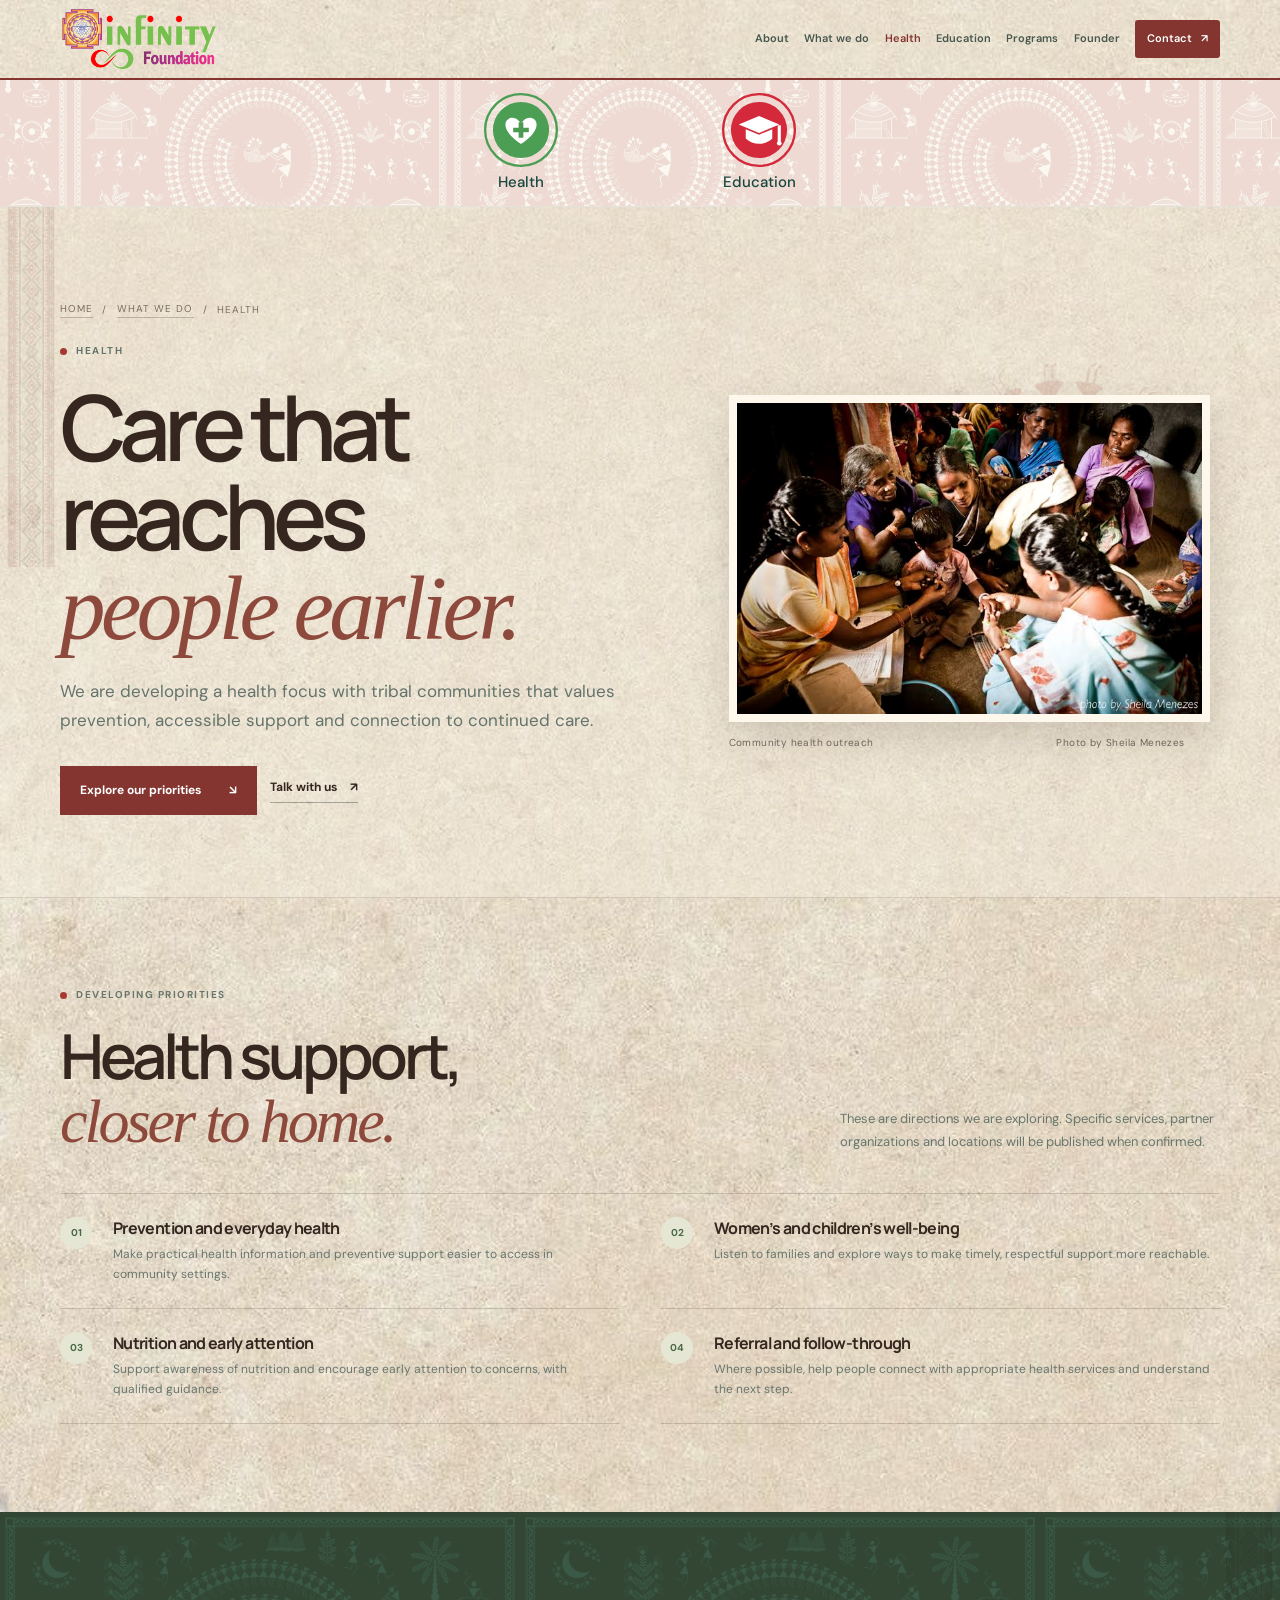
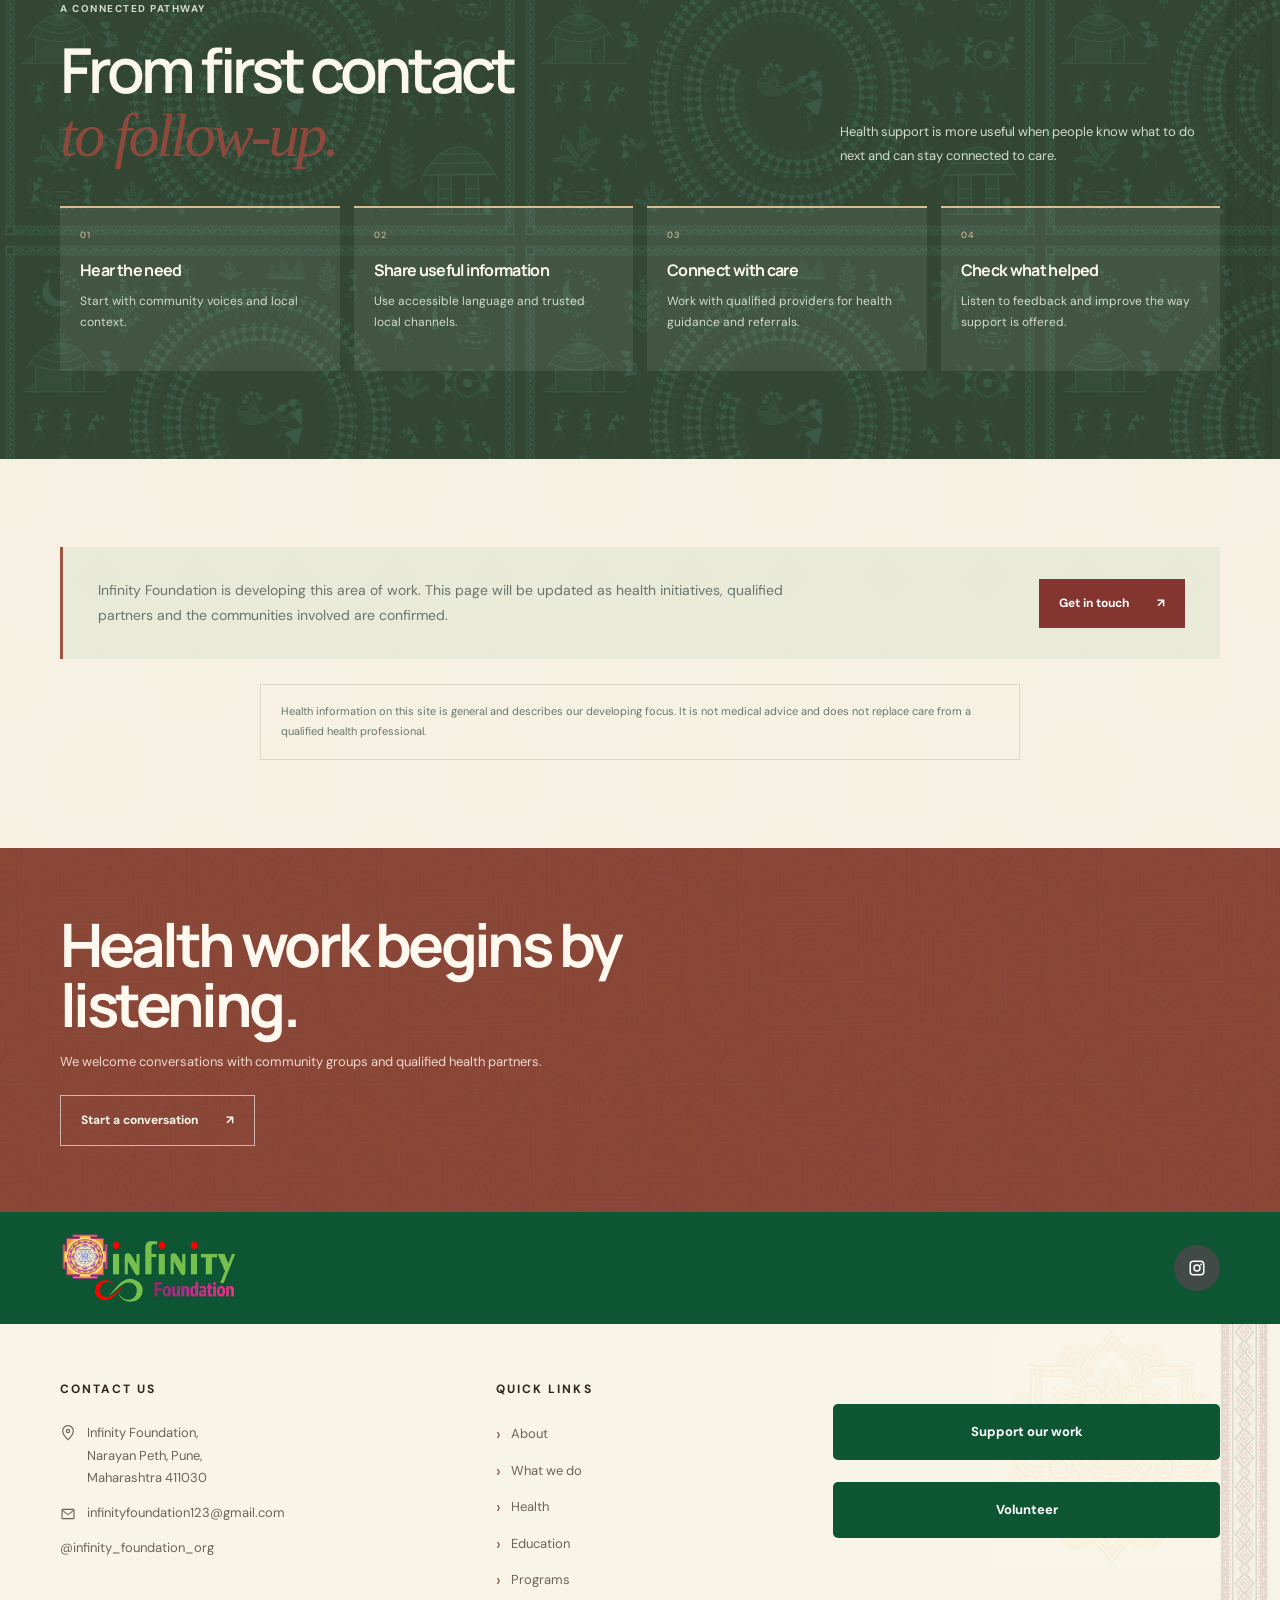
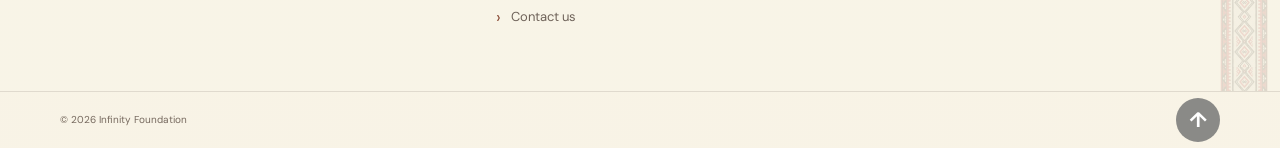
<file: health.html>
<!doctype html>
<html lang="en">
  <head>
    <meta charset="utf-8" /><meta name="viewport" content="width=device-width, initial-scale=1" /><meta name="theme-color" content="#f7f5ee" />
    <meta name="description" content="Infinity Foundation's developing health focus with tribal communities: accessible, preventive support and connection to care." />
    <title>Health — Infinity Foundation</title>
    <link rel="preconnect" href="https://fonts.googleapis.com" /><link rel="preconnect" href="https://fonts.gstatic.com" crossorigin />
    <link href="https://fonts.googleapis.com/css2?family=DM+Sans:wght@400;500;600;700&family=Manrope:wght@400;500;600;700;800&display=swap" rel="stylesheet" />
    <link rel="stylesheet" href="styles.css" /><link rel="stylesheet" href="theme.css" /><link rel="stylesheet" href="subpages.css" /><script src="script.js" defer></script>
  </head>
  <body>
    <a class="skip-link" href="#main">Skip to content</a>
    <header class="site-header"><div class="container nav-wrap"><a class="brand" href="index.html" aria-label="Infinity Foundation, home"><span class="brand-logo-frame"><img src="assets/infinity-foundation-logo.png" alt="Infinity Foundation" /></span></a><button class="menu-toggle" type="button" aria-expanded="false" aria-controls="primary-nav" aria-label="Open navigation"><span></span><span></span></button><nav class="primary-nav" id="primary-nav" aria-label="Main navigation"><a href="about.html">About</a><a href="what-we-do.html">What we do</a><a class="active-nav" href="health.html" aria-current="page">Health</a><a href="education.html">Education</a><a href="programs.html">Programs</a><a href="about.html#founder">Founder</a><a class="nav-cta" href="contact.html">Contact <span aria-hidden="true">↗</span></a></nav></div></header>
    <nav class="focus-nav" aria-label="Our focus areas">
      <div class="focus-nav-inner">
        <a class="focus-nav-item focus-health" href="health.html">
          <svg class="focus-nav-icon" viewBox="0 0 100 100" aria-hidden="true"><circle class="focus-icon-ring" cx="50" cy="50" r="46"/><circle class="focus-icon-fill" cx="50" cy="50" r="36"/><path class="focus-icon-mark" d="M50 68S30 56 30 43c0-8 10-12 17-5l3 3 3-3c7-7 17-3 17 5 0 13-20 25-20 25Z"/><path class="focus-icon-accent" d="M47 40h6v7h7v6h-7v7h-6v-7h-7v-6h7z"/></svg>
          <span>Health</span>
        </a>
        <a class="focus-nav-item focus-education" href="education.html">
          <svg class="focus-nav-icon" viewBox="0 0 100 100" aria-hidden="true"><circle class="focus-icon-ring" cx="50" cy="50" r="46"/><circle class="focus-icon-fill" cx="50" cy="50" r="36"/><path class="focus-icon-mark" d="m24 43 26-11 26 11-26 11-26-11Zm9 6 17 7 17-7v12c-9 9-25 9-34 0V49Z"/><path class="focus-icon-mark" d="M74 44h4v21h-4z"/><circle class="focus-icon-mark-fill" cx="76" cy="67" r="3"/></svg>
          <span>Education</span>
        </a>
      </div>
    </nav>
    <main class="subpage-main" id="main">
      <section class="page-hero pillar-left health-hero"><div class="container health-hero-grid"><div class="page-hero-inner"><p class="page-breadcrumb"><a href="index.html">Home</a><span aria-hidden="true">/</span><a href="what-we-do.html">What we do</a><span aria-hidden="true">/</span> Health</p><p class="eyebrow"><span class="eyebrow-dot"></span> Health</p><h1>Care that reaches<br /><em>people earlier.</em></h1><p class="page-lede">We are developing a health focus with tribal communities that values prevention, accessible support and connection to continued care.</p><div class="page-hero-actions"><a class="button button-dark" href="#priorities">Explore our priorities <span aria-hidden="true">↘</span></a><a class="text-link" href="contact.html">Talk with us <span aria-hidden="true">↗</span></a></div></div><figure class="health-hero-art"><img class="health-hero-warli" src="assets/warli-emblem.png" alt="" aria-hidden="true" /><div class="health-hero-photo"><img src="assets/health-community-outreach.jpg" alt="A health worker provides care to a child as women and children gather around." loading="eager" /></div><figcaption><span>Community health outreach</span><span>Photo by Sheila Menezes</span></figcaption></figure></div></section>
      <section class="page-section" id="priorities"><div class="container"><div class="section-intro"><div><p class="eyebrow"><span class="eyebrow-dot"></span> Developing priorities</p><h2>Health support,<br /><em>closer to home.</em></h2></div><p>These are directions we are exploring. Specific services, partner organizations and locations will be published when confirmed.</p></div><div class="priority-list">
        <article class="priority-item"><span class="priority-number">01</span><div><h3>Prevention and everyday health</h3><p>Make practical health information and preventive support easier to access in community settings.</p></div></article>
        <article class="priority-item"><span class="priority-number">02</span><div><h3>Women’s and children’s well-being</h3><p>Listen to families and explore ways to make timely, respectful support more reachable.</p></div></article>
        <article class="priority-item"><span class="priority-number">03</span><div><h3>Nutrition and early attention</h3><p>Support awareness of nutrition and encourage early attention to concerns, with qualified guidance.</p></div></article>
        <article class="priority-item"><span class="priority-number">04</span><div><h3>Referral and follow-through</h3><p>Where possible, help people connect with appropriate health services and understand the next step.</p></div></article>
      </div></div></section>
      <section class="page-section page-section-green pillar-right"><div class="container"><div class="section-intro"><div><p class="eyebrow eyebrow-light">A connected pathway</p><h2>From first contact<br /><em>to follow-up.</em></h2></div><p>Health support is more useful when people know what to do next and can stay connected to care.</p></div><div class="pathway-list">
        <article class="pathway-step"><h3>Hear the need</h3><p>Start with community voices and local context.</p></article><article class="pathway-step"><h3>Share useful information</h3><p>Use accessible language and trusted local channels.</p></article><article class="pathway-step"><h3>Connect with care</h3><p>Work with qualified providers for health guidance and referrals.</p></article><article class="pathway-step"><h3>Check what helped</h3><p>Listen to feedback and improve the way support is offered.</p></article>
      </div></div></section>
      <section class="page-section"><div class="container page-callout"><p>Infinity Foundation is developing this area of work. This page will be updated as health initiatives, qualified partners and the communities involved are confirmed.</p><a class="button button-dark" href="contact.html">Get in touch <span aria-hidden="true">↗</span></a></div><p class="page-note">Health information on this site is general and describes our developing focus. It is not medical advice and does not replace care from a qualified health professional.</p></section>
      <section class="page-footer-cta"><div class="container"><h2>Health work begins by listening.</h2><p>We welcome conversations with community groups and qualified health partners.</p><a class="button" href="contact.html">Start a conversation <span aria-hidden="true">↗</span></a></div></section>
    </main>
    <footer class="site-footer"><div class="footer-top"><div class="container footer-top-inner"><a class="brand brand-footer" href="index.html" aria-label="Infinity Foundation, home"><span class="brand-logo-frame"><img src="assets/infinity-foundation-logo.png" alt="Infinity Foundation" /></span></a><div class="footer-socials" aria-label="Social media"><a class="footer-social-icon" href="https://www.instagram.com/infinity_foundation_org/" target="_blank" rel="noopener noreferrer" aria-label="Instagram: infinity_foundation_org"><svg viewBox="0 0 24 24" aria-hidden="true"><path d="M7 2h10a5 5 0 0 1 5 5v10a5 5 0 0 1-5 5H7a5 5 0 0 1-5-5V7a5 5 0 0 1 5-5Zm0 2a3 3 0 0 0-3 3v10a3 3 0 0 0 3 3h10a3 3 0 0 0 3-3V7a3 3 0 0 0-3-3H7Zm5 3a5 5 0 1 1 0 10 5 5 0 0 1 0-10Zm0 2a3 3 0 1 0 0 6 3 3 0 0 0 0-6Zm5.5-3a1.25 1.25 0 1 1 0 2.5 1.25 1.25 0 0 1 0-2.5Z" /></svg></a></div></div></div><div class="footer-content pillar-right"><div class="container footer-columns"><section class="footer-column" aria-labelledby="footer-contact-title"><h2 id="footer-contact-title">Contact us</h2><address class="footer-address"><svg viewBox="0 0 24 24" aria-hidden="true"><path d="M12 22s8-7.2 8-13A8 8 0 1 0 4 9c0 5.8 8 13 8 13Z"/><circle cx="12" cy="9" r="2.5"/></svg><span>Infinity Foundation,<br />Narayan Peth, Pune,<br />Maharashtra 411030</span></address><a class="footer-contact-link" href="mailto:infinityfoundation123@gmail.com"><svg viewBox="0 0 24 24" aria-hidden="true"><rect x="3" y="5" width="18" height="14" rx="1"/><path d="m4 7 8 6 8-6"/></svg><span>infinityfoundation123@gmail.com</span></a><a class="footer-contact-link" href="https://www.instagram.com/infinity_foundation_org/" target="_blank" rel="noopener noreferrer"><span>@infinity_foundation_org</span></a></section><nav class="footer-column footer-quick-links" aria-labelledby="footer-links-title"><h2 id="footer-links-title">Quick links</h2><ul><li><a href="about.html">About</a></li><li><a href="what-we-do.html">What we do</a></li><li><a href="health.html">Health</a></li><li><a href="education.html">Education</a></li><li><a href="programs.html">Programs</a></li><li><a href="contact.html">Contact us</a></li></ul></nav><div class="footer-actions" aria-label="Ways to support"><a class="footer-action" href="contact.html#connect">Support our work</a><a class="footer-action" href="contact.html#connect">Volunteer</a></div></div></div><div class="footer-bottom"><div class="container footer-bottom-inner"><span>© <span id="year"></span> Infinity Foundation</span><a class="back-top" href="#main" aria-label="Back to top">↑</a></div></div></footer>
  </body>
</html>
</file>
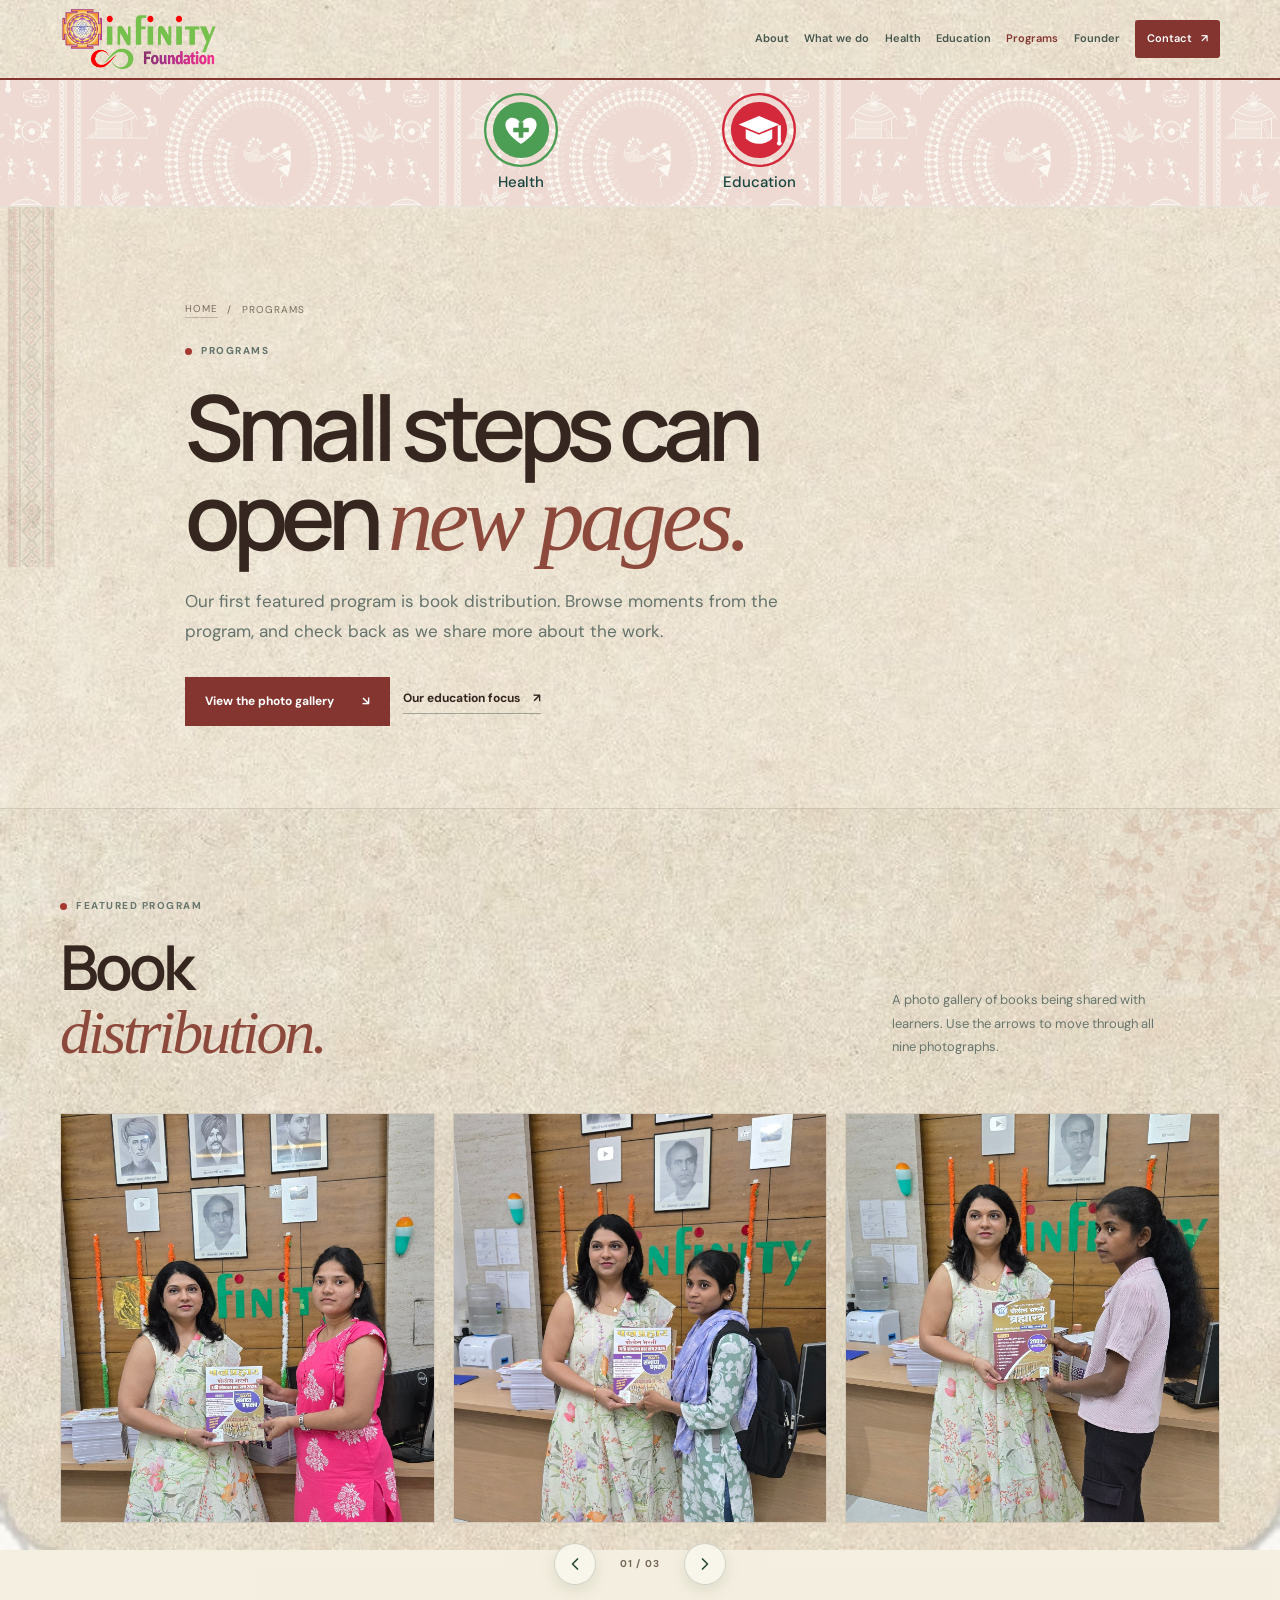
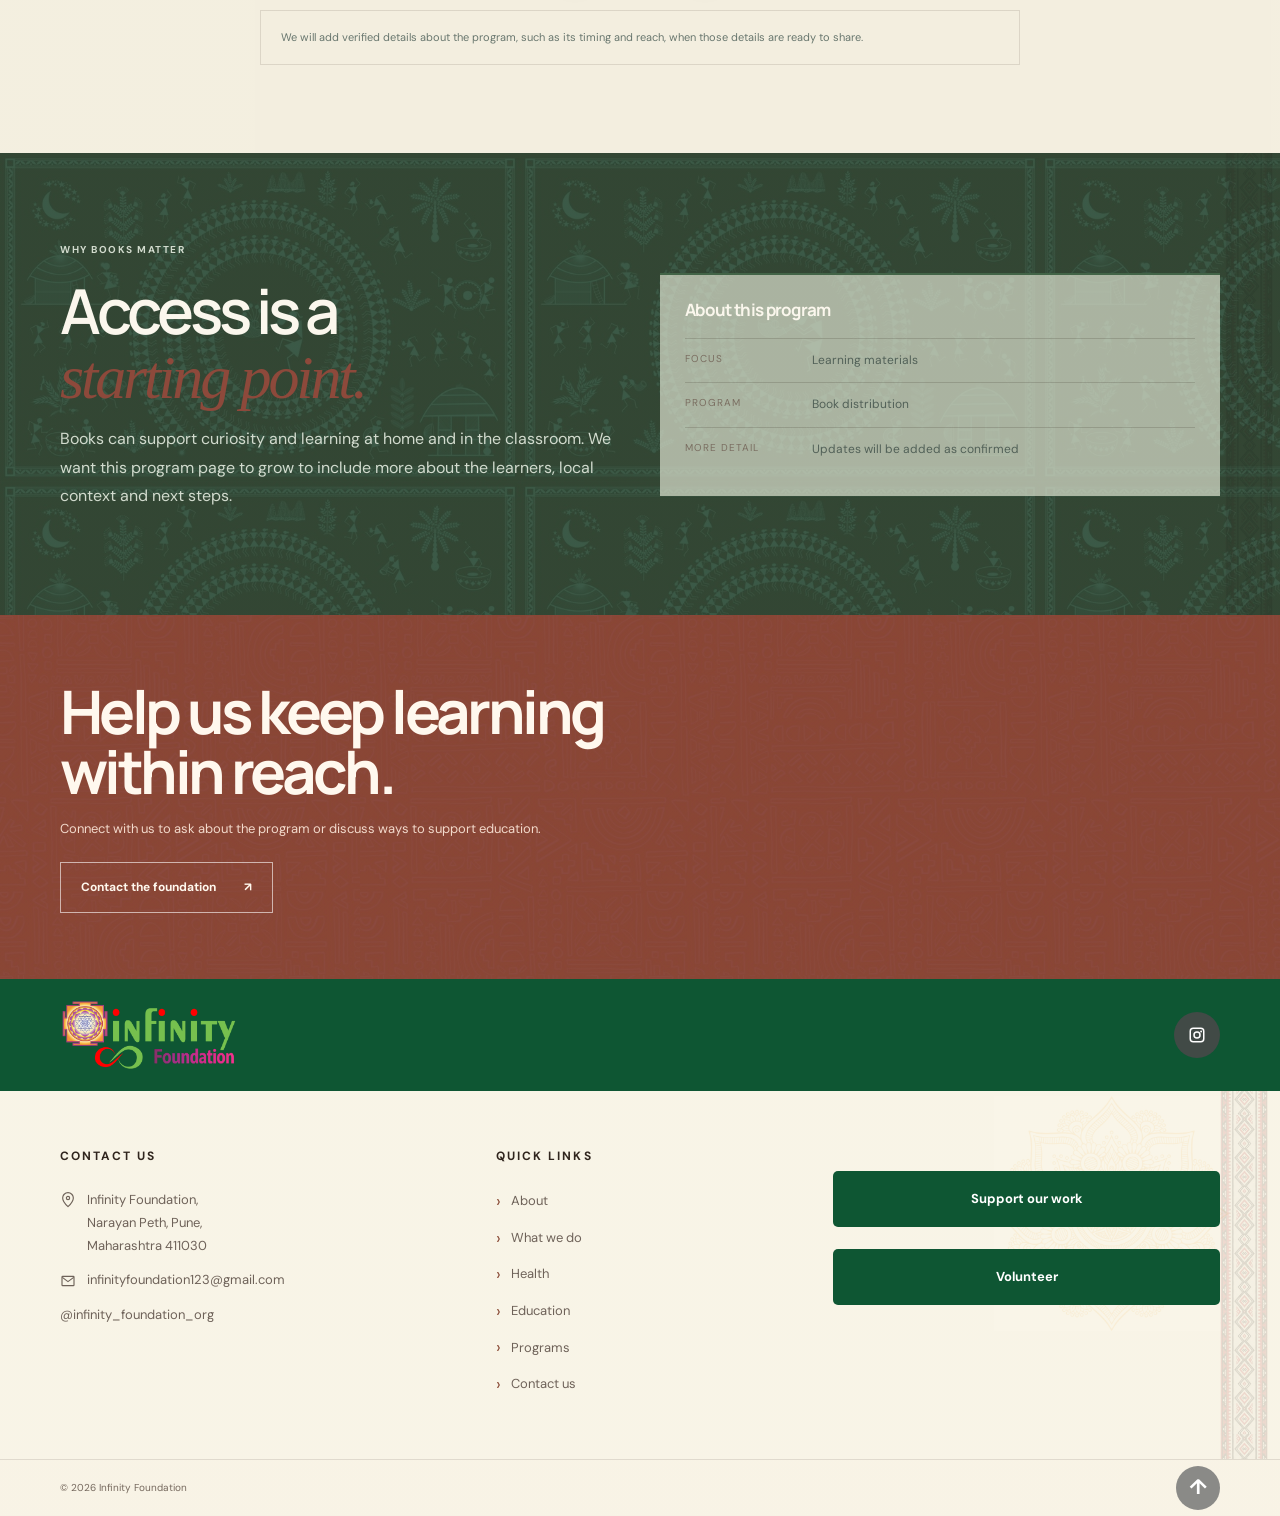
<file: programs.html>
<!doctype html>
<html lang="en">
  <head>
    <meta charset="utf-8" /><meta name="viewport" content="width=device-width, initial-scale=1" /><meta name="theme-color" content="#f7f5ee" />
    <meta name="description" content="Explore Infinity Foundation's book distribution program through a photo gallery." />
    <title>Programs — Infinity Foundation</title>
    <link rel="preconnect" href="https://fonts.googleapis.com" /><link rel="preconnect" href="https://fonts.gstatic.com" crossorigin />
    <link href="https://fonts.googleapis.com/css2?family=DM+Sans:wght@400;500;600;700&family=Manrope:wght@400;500;600;700;800&display=swap" rel="stylesheet" />
    <link rel="stylesheet" href="styles.css" /><link rel="stylesheet" href="theme.css" /><link rel="stylesheet" href="subpages.css" /><script src="script.js" defer></script>
  </head>
  <body>
    <a class="skip-link" href="#main">Skip to content</a>
    <header class="site-header"><div class="container nav-wrap"><a class="brand" href="index.html" aria-label="Infinity Foundation, home"><span class="brand-logo-frame"><img src="assets/infinity-foundation-logo.png" alt="Infinity Foundation" /></span></a><button class="menu-toggle" type="button" aria-expanded="false" aria-controls="primary-nav" aria-label="Open navigation"><span></span><span></span></button><nav class="primary-nav" id="primary-nav" aria-label="Main navigation"><a href="about.html">About</a><a href="what-we-do.html">What we do</a><a href="health.html">Health</a><a href="education.html">Education</a><a class="active-nav" href="programs.html" aria-current="page">Programs</a><a href="about.html#founder">Founder</a><a class="nav-cta" href="contact.html">Contact <span aria-hidden="true">↗</span></a></nav></div></header>
    <nav class="focus-nav" aria-label="Our focus areas">
      <div class="focus-nav-inner">
        <a class="focus-nav-item focus-health" href="health.html">
          <svg class="focus-nav-icon" viewBox="0 0 100 100" aria-hidden="true"><circle class="focus-icon-ring" cx="50" cy="50" r="46"/><circle class="focus-icon-fill" cx="50" cy="50" r="36"/><path class="focus-icon-mark" d="M50 68S30 56 30 43c0-8 10-12 17-5l3 3 3-3c7-7 17-3 17 5 0 13-20 25-20 25Z"/><path class="focus-icon-accent" d="M47 40h6v7h7v6h-7v7h-6v-7h-7v-6h7z"/></svg>
          <span>Health</span>
        </a>
        <a class="focus-nav-item focus-education" href="education.html">
          <svg class="focus-nav-icon" viewBox="0 0 100 100" aria-hidden="true"><circle class="focus-icon-ring" cx="50" cy="50" r="46"/><circle class="focus-icon-fill" cx="50" cy="50" r="36"/><path class="focus-icon-mark" d="m24 43 26-11 26 11-26 11-26-11Zm9 6 17 7 17-7v12c-9 9-25 9-34 0V49Z"/><path class="focus-icon-mark" d="M74 44h4v21h-4z"/><circle class="focus-icon-mark-fill" cx="76" cy="67" r="3"/></svg>
          <span>Education</span>
        </a>
      </div>
    </nav>
    <main class="subpage-main" id="main">
      <section class="page-hero pillar-left"><div class="container page-hero-inner"><p class="page-breadcrumb"><a href="index.html">Home</a><span aria-hidden="true">/</span> Programs</p><p class="eyebrow"><span class="eyebrow-dot"></span> Programs</p><h1>Small steps can<br />open <em>new pages.</em></h1><p class="page-lede">Our first featured program is book distribution. Browse moments from the program, and check back as we share more about the work.</p><div class="page-hero-actions"><a class="button button-dark" href="#book-distribution">View the photo gallery <span aria-hidden="true">↘</span></a><a class="text-link" href="education.html">Our education focus <span aria-hidden="true">↗</span></a></div></div></section>
      <section class="page-section programs-section" id="book-distribution"><div class="container">
        <div class="section-topline"><div><p class="eyebrow"><span class="eyebrow-dot"></span> Featured program</p><h2>Book<br /><em>distribution.</em></h2></div><p class="section-aside">A photo gallery of books being shared with learners. Use the arrows to move through all nine photographs.</p></div>
        <div class="book-gallery-carousel" data-book-gallery aria-label="Book distribution photo gallery" tabindex="0">
          <div class="book-gallery-viewport">
            <div class="book-gallery-page is-active" data-book-page aria-hidden="false">
              <figure class="book-gallery-item"><img src="assets/book-distribution-01.jpg" alt="Dr. Priyanka Khedkar and a participant holding a book" loading="lazy" decoding="async" /></figure><figure class="book-gallery-item"><img src="assets/book-distribution-02.jpg" alt="Dr. Priyanka Khedkar sharing a book with a participant" loading="lazy" decoding="async" /></figure><figure class="book-gallery-item"><img src="assets/book-distribution-03.jpg" alt="A book shared with a learner during a distribution activity" loading="lazy" decoding="async" /></figure>
            </div>
            <div class="book-gallery-page" data-book-page aria-hidden="true" inert>
              <figure class="book-gallery-item"><img src="assets/book-distribution-04.jpg" alt="Dr. Priyanka Khedkar with a participant during book distribution" loading="lazy" decoding="async" /></figure><figure class="book-gallery-item"><img src="assets/book-distribution-05.jpg" alt="A participant receives a learning book" loading="lazy" decoding="async" /></figure><figure class="book-gallery-item"><img src="assets/book-distribution-06.jpg" alt="A book distribution moment with a learner" loading="lazy" decoding="async" /></figure>
            </div>
            <div class="book-gallery-page" data-book-page aria-hidden="true" inert>
              <figure class="book-gallery-item"><img src="assets/book-distribution-07.jpg" alt="A learner and Dr. Priyanka Khedkar holding a book together" loading="lazy" decoding="async" /></figure><figure class="book-gallery-item"><img src="assets/book-distribution-08.jpg" alt="A book shared during an education activity" loading="lazy" decoding="async" /></figure><figure class="book-gallery-item"><img src="assets/book-distribution-09.jpg" alt="A participant holding a book" loading="lazy" decoding="async" /></figure>
            </div>
          </div>
          <div class="book-gallery-controls" aria-label="Gallery controls"><button class="book-gallery-arrow" type="button" data-book-previous aria-label="Previous three photos"><svg viewBox="0 0 24 24" aria-hidden="true"><path d="m15 18-6-6 6-6" /></svg></button><span class="book-gallery-status" data-book-status aria-live="polite">01 / 03</span><button class="book-gallery-arrow" type="button" data-book-next aria-label="Next three photos"><svg viewBox="0 0 24 24" aria-hidden="true"><path d="m9 18 6-6-6-6" /></svg></button></div>
        </div>
        <p class="page-note">We will add verified details about the program, such as its timing and reach, when those details are ready to share.</p>
      </div></section>
      <section class="page-section page-section-green pillar-right"><div class="container measure-row"><div><p class="eyebrow eyebrow-light">Why books matter</p><h2>Access is a<br /><em>starting point.</em></h2><p>Books can support curiosity and learning at home and in the classroom. We want this program page to grow to include more about the learners, local context and next steps.</p></div><div class="program-summary"><h3>About this program</h3><dl><div><dt>Focus</dt><dd>Learning materials</dd></div><div><dt>Program</dt><dd>Book distribution</dd></div><div><dt>More detail</dt><dd>Updates will be added as confirmed</dd></div></dl></div></div></section>
      <section class="page-footer-cta"><div class="container"><h2>Help us keep learning within reach.</h2><p>Connect with us to ask about the program or discuss ways to support education.</p><a class="button" href="contact.html">Contact the foundation <span aria-hidden="true">↗</span></a></div></section>
    </main>
    <footer class="site-footer"><div class="footer-top"><div class="container footer-top-inner"><a class="brand brand-footer" href="index.html" aria-label="Infinity Foundation, home"><span class="brand-logo-frame"><img src="assets/infinity-foundation-logo.png" alt="Infinity Foundation" /></span></a><div class="footer-socials" aria-label="Social media"><a class="footer-social-icon" href="https://www.instagram.com/infinity_foundation_org/" target="_blank" rel="noopener noreferrer" aria-label="Instagram: infinity_foundation_org"><svg viewBox="0 0 24 24" aria-hidden="true"><path d="M7 2h10a5 5 0 0 1 5 5v10a5 5 0 0 1-5 5H7a5 5 0 0 1-5-5V7a5 5 0 0 1 5-5Zm0 2a3 3 0 0 0-3 3v10a3 3 0 0 0 3 3h10a3 3 0 0 0 3-3V7a3 3 0 0 0-3-3H7Zm5 3a5 5 0 1 1 0 10 5 5 0 0 1 0-10Zm0 2a3 3 0 1 0 0 6 3 3 0 0 0 0-6Zm5.5-3a1.25 1.25 0 1 1 0 2.5 1.25 1.25 0 0 1 0-2.5Z" /></svg></a></div></div></div><div class="footer-content pillar-right"><div class="container footer-columns"><section class="footer-column" aria-labelledby="footer-contact-title"><h2 id="footer-contact-title">Contact us</h2><address class="footer-address"><svg viewBox="0 0 24 24" aria-hidden="true"><path d="M12 22s8-7.2 8-13A8 8 0 1 0 4 9c0 5.8 8 13 8 13Z"/><circle cx="12" cy="9" r="2.5"/></svg><span>Infinity Foundation,<br />Narayan Peth, Pune,<br />Maharashtra 411030</span></address><a class="footer-contact-link" href="mailto:infinityfoundation123@gmail.com"><svg viewBox="0 0 24 24" aria-hidden="true"><rect x="3" y="5" width="18" height="14" rx="1"/><path d="m4 7 8 6 8-6"/></svg><span>infinityfoundation123@gmail.com</span></a><a class="footer-contact-link" href="https://www.instagram.com/infinity_foundation_org/" target="_blank" rel="noopener noreferrer"><span>@infinity_foundation_org</span></a></section><nav class="footer-column footer-quick-links" aria-labelledby="footer-links-title"><h2 id="footer-links-title">Quick links</h2><ul><li><a href="about.html">About</a></li><li><a href="what-we-do.html">What we do</a></li><li><a href="health.html">Health</a></li><li><a href="education.html">Education</a></li><li><a href="programs.html">Programs</a></li><li><a href="contact.html">Contact us</a></li></ul></nav><div class="footer-actions" aria-label="Ways to support"><a class="footer-action" href="contact.html#connect">Support our work</a><a class="footer-action" href="contact.html#connect">Volunteer</a></div></div></div><div class="footer-bottom"><div class="container footer-bottom-inner"><span>© <span id="year"></span> Infinity Foundation</span><a class="back-top" href="#main" aria-label="Back to top">↑</a></div></div></footer>
  </body>
</html>
</file>
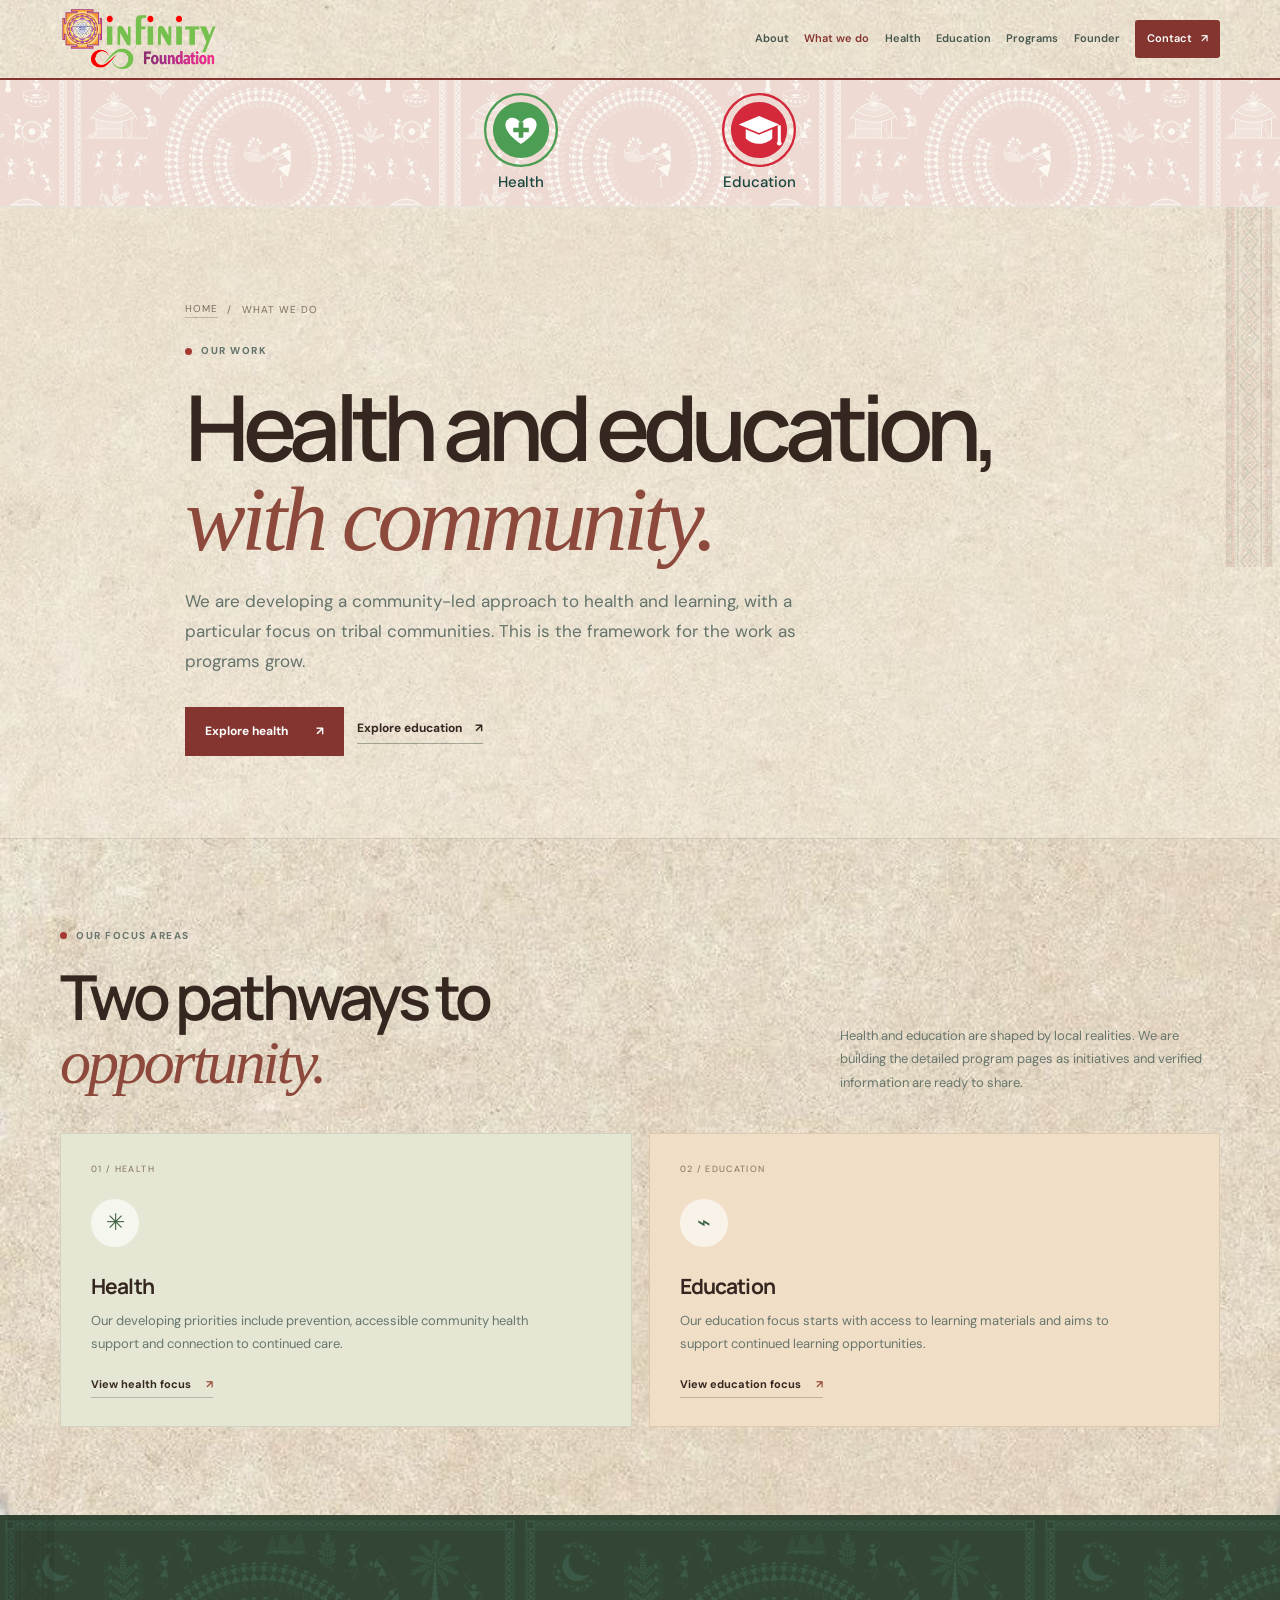
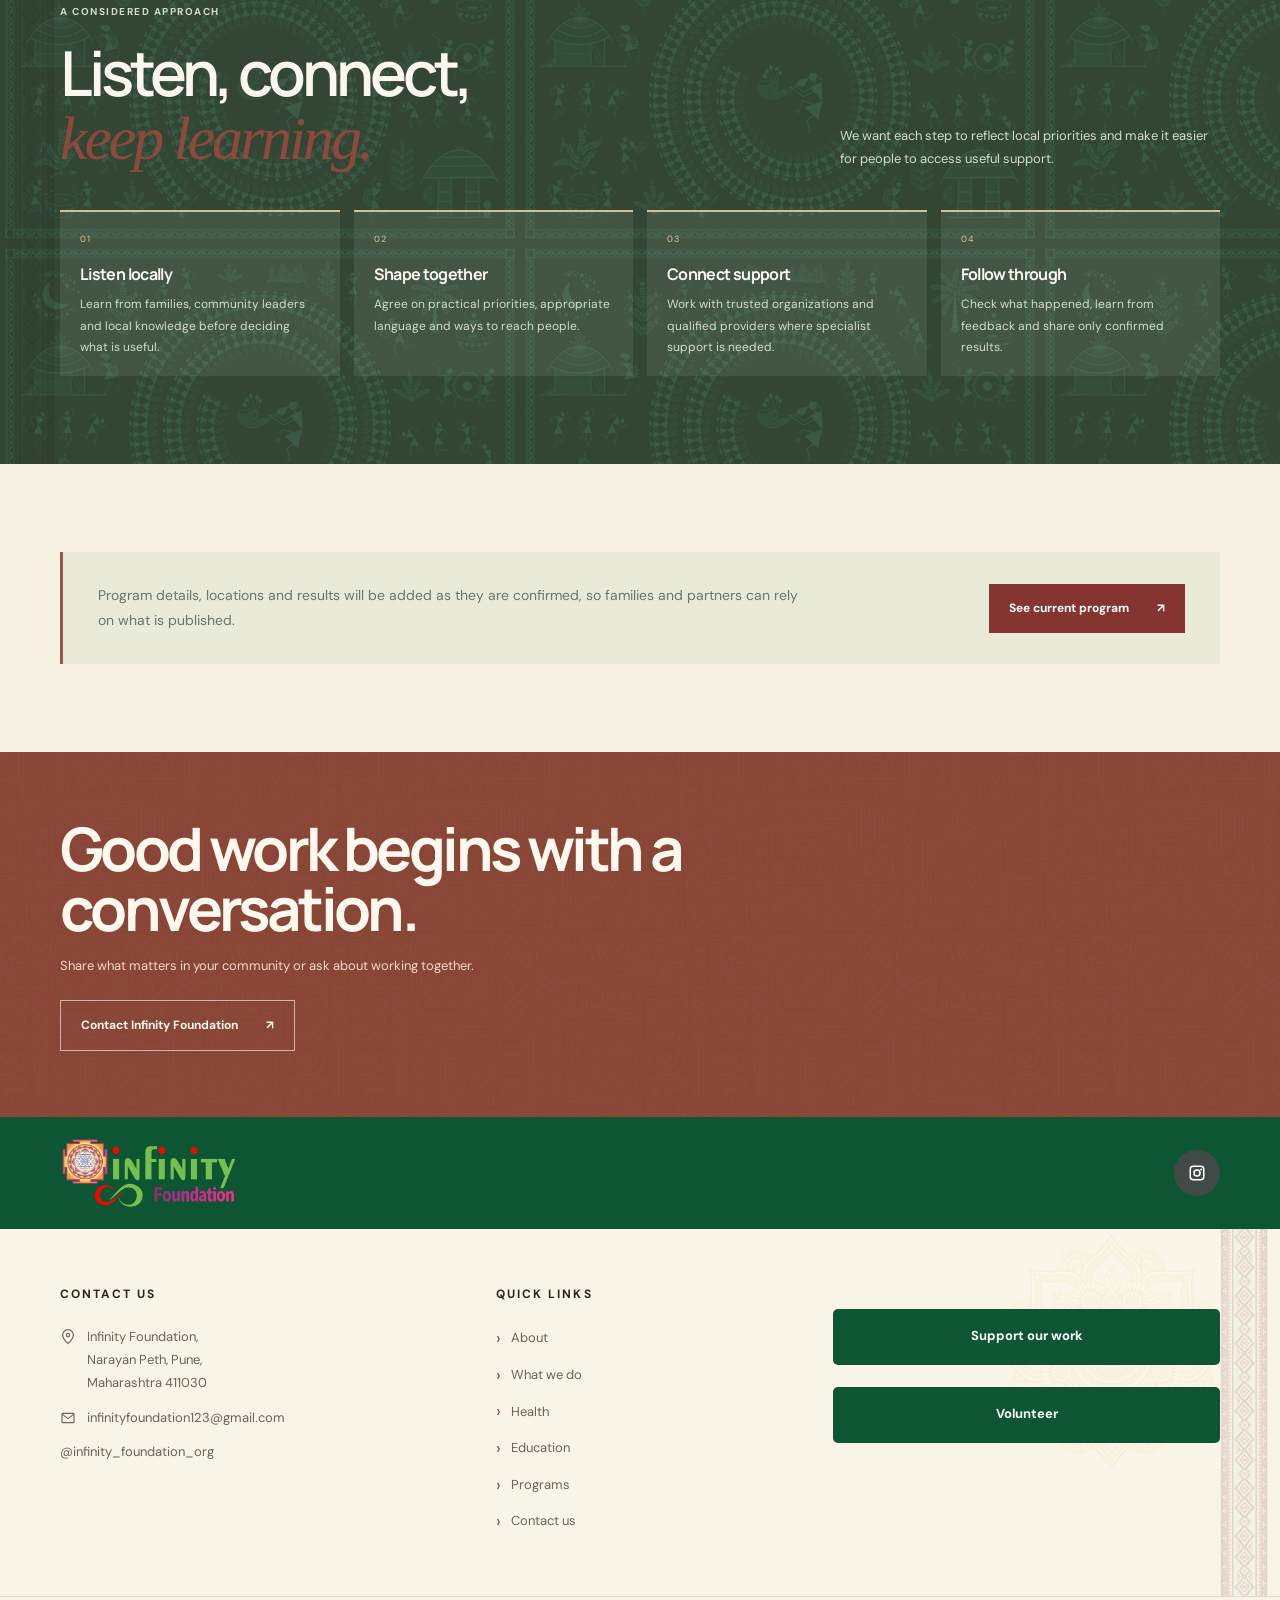
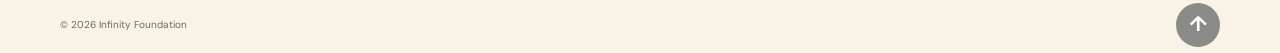
<file: what-we-do.html>
<!doctype html>
<html lang="en">
  <head>
    <meta charset="utf-8" /><meta name="viewport" content="width=device-width, initial-scale=1" /><meta name="theme-color" content="#f7f5ee" />
    <meta name="description" content="Explore Infinity Foundation's developing health and education focus and community-led approach." />
    <title>What We Do — Infinity Foundation</title>
    <link rel="preconnect" href="https://fonts.googleapis.com" /><link rel="preconnect" href="https://fonts.gstatic.com" crossorigin />
    <link href="https://fonts.googleapis.com/css2?family=DM+Sans:wght@400;500;600;700&family=Manrope:wght@400;500;600;700;800&display=swap" rel="stylesheet" />
    <link rel="stylesheet" href="styles.css" /><link rel="stylesheet" href="theme.css" /><link rel="stylesheet" href="subpages.css" /><script src="script.js" defer></script>
  </head>
  <body>
    <a class="skip-link" href="#main">Skip to content</a>
    <header class="site-header"><div class="container nav-wrap"><a class="brand" href="index.html" aria-label="Infinity Foundation, home"><span class="brand-logo-frame"><img src="assets/infinity-foundation-logo.png" alt="Infinity Foundation" /></span></a><button class="menu-toggle" type="button" aria-expanded="false" aria-controls="primary-nav" aria-label="Open navigation"><span></span><span></span></button><nav class="primary-nav" id="primary-nav" aria-label="Main navigation"><a href="about.html">About</a><a class="active-nav" href="what-we-do.html" aria-current="page">What we do</a><a href="health.html">Health</a><a href="education.html">Education</a><a href="programs.html">Programs</a><a href="about.html#founder">Founder</a><a class="nav-cta" href="contact.html">Contact <span aria-hidden="true">↗</span></a></nav></div></header>
    <nav class="focus-nav" aria-label="Our focus areas">
      <div class="focus-nav-inner">
        <a class="focus-nav-item focus-health" href="health.html">
          <svg class="focus-nav-icon" viewBox="0 0 100 100" aria-hidden="true"><circle class="focus-icon-ring" cx="50" cy="50" r="46"/><circle class="focus-icon-fill" cx="50" cy="50" r="36"/><path class="focus-icon-mark" d="M50 68S30 56 30 43c0-8 10-12 17-5l3 3 3-3c7-7 17-3 17 5 0 13-20 25-20 25Z"/><path class="focus-icon-accent" d="M47 40h6v7h7v6h-7v7h-6v-7h-7v-6h7z"/></svg>
          <span>Health</span>
        </a>
        <a class="focus-nav-item focus-education" href="education.html">
          <svg class="focus-nav-icon" viewBox="0 0 100 100" aria-hidden="true"><circle class="focus-icon-ring" cx="50" cy="50" r="46"/><circle class="focus-icon-fill" cx="50" cy="50" r="36"/><path class="focus-icon-mark" d="m24 43 26-11 26 11-26 11-26-11Zm9 6 17 7 17-7v12c-9 9-25 9-34 0V49Z"/><path class="focus-icon-mark" d="M74 44h4v21h-4z"/><circle class="focus-icon-mark-fill" cx="76" cy="67" r="3"/></svg>
          <span>Education</span>
        </a>
      </div>
    </nav>
    <main class="subpage-main" id="main">
      <section class="page-hero pillar-right"><div class="container page-hero-inner"><p class="page-breadcrumb"><a href="index.html">Home</a><span aria-hidden="true">/</span> What we do</p><p class="eyebrow"><span class="eyebrow-dot"></span> Our work</p><h1>Health and education,<br /><em>with community.</em></h1><p class="page-lede">We are developing a community-led approach to health and learning, with a particular focus on tribal communities. This is the framework for the work as programs grow.</p><div class="page-hero-actions"><a class="button button-dark" href="health.html">Explore health <span aria-hidden="true">↗</span></a><a class="text-link" href="education.html">Explore education <span aria-hidden="true">↗</span></a></div></div></section>
      <section class="page-section"><div class="container"><div class="section-intro"><div><p class="eyebrow"><span class="eyebrow-dot"></span> Our focus areas</p><h2>Two pathways to<br /><em>opportunity.</em></h2></div><p>Health and education are shaped by local realities. We are building the detailed program pages as initiatives and verified information are ready to share.</p></div><div class="page-card-grid">
        <a class="page-card page-card-sage" href="health.html"><span class="page-card-index">01 / HEALTH</span><span class="page-card-symbol" aria-hidden="true">✳</span><h3>Health</h3><p>Our developing priorities include prevention, accessible community health support and connection to continued care.</p><span class="page-card-link">View health focus <span aria-hidden="true">↗</span></span></a>
        <a class="page-card page-card-peach" href="education.html"><span class="page-card-index">02 / EDUCATION</span><span class="page-card-symbol" aria-hidden="true">⌁</span><h3>Education</h3><p>Our education focus starts with access to learning materials and aims to support continued learning opportunities.</p><span class="page-card-link">View education focus <span aria-hidden="true">↗</span></span></a>
      </div></div></section>
      <section class="page-section page-section-green pillar-left"><div class="container"><div class="section-intro"><div><p class="eyebrow eyebrow-light">A considered approach</p><h2>Listen, connect,<br /><em>keep learning.</em></h2></div><p>We want each step to reflect local priorities and make it easier for people to access useful support.</p></div><div class="pathway-list">
        <article class="pathway-step"><h3>Listen locally</h3><p>Learn from families, community leaders and local knowledge before deciding what is useful.</p></article><article class="pathway-step"><h3>Shape together</h3><p>Agree on practical priorities, appropriate language and ways to reach people.</p></article><article class="pathway-step"><h3>Connect support</h3><p>Work with trusted organizations and qualified providers where specialist support is needed.</p></article><article class="pathway-step"><h3>Follow through</h3><p>Check what happened, learn from feedback and share only confirmed results.</p></article>
      </div></div></section>
      <section class="page-section"><div class="container page-callout"><p>Program details, locations and results will be added as they are confirmed, so families and partners can rely on what is published.</p><a class="button button-dark" href="programs.html">See current program <span aria-hidden="true">↗</span></a></div></section>
      <section class="page-footer-cta"><div class="container"><h2>Good work begins with a conversation.</h2><p>Share what matters in your community or ask about working together.</p><a class="button" href="contact.html">Contact Infinity Foundation <span aria-hidden="true">↗</span></a></div></section>
    </main>
    <footer class="site-footer"><div class="footer-top"><div class="container footer-top-inner"><a class="brand brand-footer" href="index.html" aria-label="Infinity Foundation, home"><span class="brand-logo-frame"><img src="assets/infinity-foundation-logo.png" alt="Infinity Foundation" /></span></a><div class="footer-socials" aria-label="Social media"><a class="footer-social-icon" href="https://www.instagram.com/infinity_foundation_org/" target="_blank" rel="noopener noreferrer" aria-label="Instagram: infinity_foundation_org"><svg viewBox="0 0 24 24" aria-hidden="true"><path d="M7 2h10a5 5 0 0 1 5 5v10a5 5 0 0 1-5 5H7a5 5 0 0 1-5-5V7a5 5 0 0 1 5-5Zm0 2a3 3 0 0 0-3 3v10a3 3 0 0 0 3 3h10a3 3 0 0 0 3-3V7a3 3 0 0 0-3-3H7Zm5 3a5 5 0 1 1 0 10 5 5 0 0 1 0-10Zm0 2a3 3 0 1 0 0 6 3 3 0 0 0 0-6Zm5.5-3a1.25 1.25 0 1 1 0 2.5 1.25 1.25 0 0 1 0-2.5Z" /></svg></a></div></div></div><div class="footer-content pillar-right"><div class="container footer-columns">
      <section class="footer-column" aria-labelledby="footer-contact-title"><h2 id="footer-contact-title">Contact us</h2><address class="footer-address"><svg viewBox="0 0 24 24" aria-hidden="true"><path d="M12 22s8-7.2 8-13A8 8 0 1 0 4 9c0 5.8 8 13 8 13Z"/><circle cx="12" cy="9" r="2.5"/></svg><span>Infinity Foundation,<br />Narayan Peth, Pune,<br />Maharashtra 411030</span></address><a class="footer-contact-link" href="mailto:infinityfoundation123@gmail.com"><svg viewBox="0 0 24 24" aria-hidden="true"><rect x="3" y="5" width="18" height="14" rx="1"/><path d="m4 7 8 6 8-6"/></svg><span>infinityfoundation123@gmail.com</span></a><a class="footer-contact-link" href="https://www.instagram.com/infinity_foundation_org/" target="_blank" rel="noopener noreferrer"><span>@infinity_foundation_org</span></a></section>
      <nav class="footer-column footer-quick-links" aria-labelledby="footer-links-title"><h2 id="footer-links-title">Quick links</h2><ul><li><a href="about.html">About</a></li><li><a href="what-we-do.html">What we do</a></li><li><a href="health.html">Health</a></li><li><a href="education.html">Education</a></li><li><a href="programs.html">Programs</a></li><li><a href="contact.html">Contact us</a></li></ul></nav><div class="footer-actions" aria-label="Ways to support"><a class="footer-action" href="contact.html#connect">Support our work</a><a class="footer-action" href="contact.html#connect">Volunteer</a></div>
      </div></div><div class="footer-bottom"><div class="container footer-bottom-inner"><span>© <span id="year"></span> Infinity Foundation</span><a class="back-top" href="#main" aria-label="Back to top">↑</a></div></div></footer>
  </body>
</html>
</file>
<file: styles.css>
:root{--ink:#1c3029;--muted:#64736b;--paper:#f7f5ee;--white:#fffefa;--green:#23483b;--green-dark:#19392f;--sage:#dce6d8;--peach:#f2d9c9;--lilac:#e2dff0;--line:rgba(28,48,41,.16);--serif:Georgia,"Times New Roman",serif;--sans:"DM Sans",Arial,sans-serif;--display:"Manrope","DM Sans",Arial,sans-serif}*{box-sizing:border-box}html{scroll-behavior:smooth;scroll-padding-top:86px}body{margin:0;background:var(--paper);color:var(--ink);font-family:var(--sans);font-size:16px;line-height:1.6;-webkit-font-smoothing:antialiased}a{color:inherit;text-decoration:none}button{font:inherit}.container{width:min(1160px,calc(100% - 64px));margin-inline:auto}.section{padding:112px 0}.skip-link{position:absolute;left:16px;top:-60px;z-index:20;background:var(--ink);color:white;padding:10px 16px}.skip-link:focus{top:16px}.site-header{position:sticky;top:0;z-index:10;background:rgba(247,245,238,.94);backdrop-filter:blur(12px);border-bottom:1px solid rgba(28,48,41,.08)}.nav-wrap{height:78px;display:flex;align-items:center;justify-content:space-between}.brand{display:inline-flex;align-items:center;gap:11px;font-family:var(--display);font-weight:800;letter-spacing:-.04em;font-size:17px}.brand-mark{width:27px;height:27px;border-radius:50%;background:var(--green);display:flex;align-items:center;justify-content:center;gap:2px;transform:rotate(-24deg)}.brand-mark span{display:block;width:4px;border-radius:100%;background:#e3c47b}.brand-mark span:nth-child(1){height:8px}.brand-mark span:nth-child(2){height:14px}.brand-mark span:nth-child(3){height:10px}.primary-nav{display:flex;align-items:center;gap:34px;font-size:13px;font-weight:600}.primary-nav a:not(.nav-cta){color:#46574e;transition:color .2s}.primary-nav a:hover,.primary-nav a:focus-visible{color:#b46e49}.nav-cta{background:var(--green);color:white;padding:12px 18px;border-radius:3px}.nav-cta span{margin-left:13px}.menu-toggle{display:none}.hero{padding-top:72px;padding-bottom:24px}.hero-grid{display:grid;grid-template-columns:1.05fr .95fr;align-items:center;gap:52px;min-height:525px}.eyebrow{text-transform:uppercase;letter-spacing:.15em;font-size:10px;font-weight:700;color:#61736a;margin:0 0 22px;display:flex;align-items:center;gap:9px}.eyebrow-dot{width:7px;height:7px;background:#be805e;border-radius:50%;display:inline-block}.hero h1,.section h2,.impact-section h2,.donate-section h2{font-family:var(--display);font-size:clamp(52px,6vw,82px);line-height:.99;letter-spacing:-.07em;margin:0;font-weight:600}.hero h1 em,.section h2 em,.impact-section h2 em,.donate-section h2 em{font-family:var(--serif);font-weight:400;letter-spacing:-.055em;color:#9b7158}.hero-lede{font-size:16px;line-height:1.75;color:#5f6f67;max-width:485px;margin:25px 0 27px}.hero-actions{display:flex;align-items:center;gap:26px;flex-wrap:wrap}.button{display:inline-flex;align-items:center;gap:28px;padding:15px 20px;font-size:12px;font-weight:700;transition:transform .2s,background .2s}.button:hover{transform:translateY(-2px)}.button-dark{background:var(--green);color:#fff}.button-dark:hover{background:#315a4a}.text-link,.light-link{font-size:12px;font-weight:700;border-bottom:1px solid rgba(28,48,41,.35);padding-bottom:5px}.text-link span,.light-link span{margin-left:10px}.hero-note{display:flex;align-items:center;gap:12px;max-width:345px;margin-top:56px;color:#718078;font-size:11px;line-height:1.5}.note-line{width:28px;height:1px;background:#bf866b;flex:none}.hero-art{height:475px;position:relative;overflow:hidden;background:#e4e9dc;border-radius:48% 48% 8px 8px / 38% 38% 8px 8px}.art-sun{position:absolute;top:44px;right:55px;width:114px;height:114px;border-radius:50%;background:#e9c88c;opacity:.92}.art-ring{position:absolute;border:1px solid rgba(66,101,78,.22);border-radius:50%;width:360px;height:360px;left:50%;top:48%;transform:translate(-50%,-50%)}.ring-two{width:285px;height:285px}.art-stem{position:absolute;bottom:73px;left:50%;height:244px;width:3px;background:#557c62;transform-origin:bottom;border-radius:5px}.stem-one{transform:rotate(-13deg)}.stem-two{transform:rotate(19deg);height:199px}.art-leaf{position:absolute;z-index:2;width:95px;height:47px;background:#739277;border-radius:100% 0 100% 0}.leaf-one{left:calc(50% - 87px);top:210px;transform:rotate(12deg)}.leaf-two{left:calc(50% - 2px);top:167px;transform:rotate(-25deg) scaleX(-1);background:#96ad88}.leaf-three{left:calc(50% - 25px);top:283px;transform:rotate(-12deg) scaleX(-1);background:#b1bd90}.art-ground{position:absolute;bottom:0;left:-5%;width:110%;height:93px;background:#cbdbc4;border-radius:50% 50% 0 0/22% 22% 0 0}.art-card{position:absolute;z-index:3;display:flex;align-items:center;gap:10px;background:#fffdf6;padding:12px 15px;box-shadow:0 12px 36px rgba(30,57,44,.09);font-size:10px;font-weight:700;line-height:1.3}.art-card-top{top:119px;left:22px}.art-card-bottom{right:19px;bottom:105px}.art-icon{font-size:21px;color:#b97958}.art-spark{font-size:20px;color:#8a9f75}.art-caption{position:absolute;right:18px;top:32px;font-size:9px;letter-spacing:.12em;text-transform:uppercase;color:#66776b}.hero-bottom{height:63px;display:flex;align-items:center;gap:14px;color:#748179;font-size:10px;text-transform:uppercase;letter-spacing:.12em}.bottom-dash{height:1px;width:35px;background:#c58c6d}.hero-bottom a{margin-left:auto;font-size:19px;color:var(--green)}.intro-band{background:var(--green);color:white;padding:80px 0}.intro-band-inner{display:grid;grid-template-columns:180px 1fr 160px;align-items:center;gap:30px}.eyebrow-light{color:#bbcbc1}.intro-statement{font-family:var(--display);font-size:clamp(25px,3.1vw,40px);font-weight:500;line-height:1.32;letter-spacing:-.045em;margin:0;max-width:790px}.intro-statement span{color:#d9bd92;font-family:var(--serif);font-style:italic;font-weight:400}.light-link{display:inline-block;color:#fff;border-color:rgba(255,255,255,.45);white-space:nowrap}.two-col{display:grid;grid-template-columns:1fr .88fr;gap:90px;align-items:start}.section h2{font-size:clamp(43px,5.2vw,67px)}.section-heading .eyebrow{margin-bottom:24px}.about-copy{padding-top:47px;color:#69776f;font-size:14px;line-height:1.8}.about-copy .large-copy{font-size:19px;line-height:1.55;color:var(--ink);margin:0 0 18px}.about-copy .text-link{display:inline-block;color:var(--ink);margin-top:20px}.values-row{display:grid;grid-template-columns:repeat(3,1fr);gap:36px;margin-top:83px;border-top:1px solid var(--line);padding-top:22px}.value-card{position:relative;padding:12px 20px 0 0}.value-number{font-size:10px;letter-spacing:.12em;color:#af785a}.value-card h3{font-family:var(--display);font-size:20px;letter-spacing:-.04em;margin:15px 0 5px}.value-card p{font-size:12px;color:#728078;max-width:240px;margin:0;line-height:1.7}.programs-section{background:#f0eee6}.section-topline{display:flex;justify-content:space-between;align-items:end;margin-bottom:48px}.section-topline .eyebrow{margin-bottom:20px}.section-aside{color:#718078;font-size:13px;max-width:270px;line-height:1.7;margin:0 5% 6px 25px}.program-grid{display:grid;grid-template-columns:repeat(3,1fr);gap:18px}.program-card{min-height:310px;padding:26px 27px;display:flex;flex-direction:column;align-items:flex-start}.program-card-sage{background:var(--sage)}.program-card-peach{background:var(--peach)}.program-card-lilac{background:var(--lilac)}.program-index{font-size:9px;letter-spacing:.14em;color:#627168}.program-symbol{width:54px;height:54px;border-radius:50%;display:grid;place-items:center;margin:20px 0 14px;font-size:27px;background:rgba(255,255,255,.5);color:#718e73}.symbol-wave{color:#b8795a;font-size:36px}.symbol-star{color:#81789c}.program-card h3{font-family:var(--display);font-size:21px;letter-spacing:-.04em;margin:0 0 7px}.program-card p{font-size:12px;color:#607067;line-height:1.65;margin:0 0 19px;max-width:280px}.program-card a{font-size:11px;font-weight:700;margin-top:auto;border-bottom:1px solid rgba(28,48,41,.25);padding-bottom:4px}.program-card a span{margin-left:18px}.impact-section{position:relative;overflow:hidden;background:var(--green-dark);color:#f8f5e9}.impact-grid{display:grid;grid-template-columns:.85fr 1.15fr;gap:100px;align-items:center;position:relative;z-index:1}.impact-section h2{font-size:clamp(50px,6vw,76px)}.impact-section h2 em,.donate-section h2 em{color:#dfc092}.impact-copy>p:not(.eyebrow){color:#bbc8bf;font-size:13px;max-width:330px;line-height:1.75;margin:23px 0 24px}.impact-metrics{border-top:1px solid rgba(255,255,255,.2)}.metric{display:grid;grid-template-columns:145px 1fr;grid-template-rows:auto auto;align-items:center;border-bottom:1px solid rgba(255,255,255,.2);padding:20px 0}.metric strong{grid-row:span 2;font-family:var(--display);font-size:45px;line-height:1;color:#e3c28e;letter-spacing:-.06em;font-weight:500}.metric span{font-size:14px;line-height:1.4}.metric small{font-size:9px;letter-spacing:.04em;text-transform:uppercase;color:#a6b8ad;margin-top:4px}.impact-decoration{position:absolute;right:-48px;bottom:-115px;color:rgba(228,202,150,.1);font-size:290px;line-height:1}.involvement-grid{display:grid;grid-template-columns:1fr 1fr;gap:100px;align-items:center}.involvement-heading h2{margin-bottom:21px}.involvement-heading>p:last-child{max-width:350px;color:#738078;font-size:13px;line-height:1.7}.involvement-options{border-top:1px solid var(--line)}.involvement-option{display:grid;grid-template-columns:43px 1fr 20px;gap:16px;align-items:center;padding:22px 0;border-bottom:1px solid var(--line);transition:padding .2s}.involvement-option:hover{padding-inline:8px}.option-icon{width:38px;height:38px;background:#e7e9df;border-radius:50%;display:grid;place-items:center;color:#668067;font-size:20px}.involvement-option strong,.involvement-option small{display:block}.involvement-option strong{font-family:var(--display);font-size:16px;letter-spacing:-.03em}.involvement-option small{font-size:11px;color:#78847d;margin-top:3px}.option-arrow{color:#ac785d}.donate-section{background:#b3795c;color:#fff8ee;padding:72px 0}.donate-inner{display:grid;grid-template-columns:1.1fr .9fr;gap:80px;align-items:center}.donate-section h2{font-size:clamp(43px,5vw,62px)}.donate-copy p{color:#f4dfd1;font-size:14px;line-height:1.8;margin:0 0 15px}.donate-note{display:inline-flex;border:1px solid rgba(255,255,255,.45);padding:7px 12px;text-transform:uppercase;letter-spacing:.1em;font-size:9px}.contact-section{padding-bottom:102px}.contact-grid{display:grid;grid-template-columns:1fr .78fr;gap:100px}.contact-grid>div:first-child>p:last-child{max-width:360px;color:#748078;font-size:13px;margin-top:22px}.contact-details{align-self:end;border-top:1px solid var(--line)}.contact-details>div{padding:17px 0;border-bottom:1px solid var(--line);display:grid;grid-template-columns:110px 1fr;gap:20px}.detail-label{font-size:10px;letter-spacing:.12em;text-transform:uppercase;color:#7a877f}.placeholder-value{font-size:13px;color:#69776f}.site-footer{background:#e9e8de;padding:37px 0 20px}.footer-main{display:flex;align-items:center;gap:25px;padding-bottom:28px}.brand-footer{font-size:16px}.footer-main p{font-size:11px;color:#758078;margin:0}.back-top{font-size:11px;font-weight:700;margin-left:auto}.footer-bottom{border-top:1px solid var(--line);padding-top:16px;display:flex;justify-content:space-between;gap:20px;font-size:9px;color:#758078}.menu-toggle:focus-visible,.primary-nav a:focus-visible,.button:focus-visible,.text-link:focus-visible,.light-link:focus-visible,.involvement-option:focus-visible{outline:2px solid #bd805f;outline-offset:4px}
@media(max-width:900px){.container{width:min(100% - 44px,760px)}.primary-nav{gap:20px}.hero-grid{gap:24px}.hero-art{height:415px}.art-card-top{left:8px}.art-card-bottom{right:7px}.intro-band-inner{grid-template-columns:140px 1fr}.intro-band-inner .light-link{grid-column:2}.two-col,.impact-grid,.involvement-grid,.contact-grid{gap:52px}.program-card{padding:22px 19px}.impact-grid{grid-template-columns:.8fr 1.2fr}.metric{grid-template-columns:120px 1fr}.donate-inner{gap:45px}}
@media(max-width:680px){html{scroll-padding-top:70px}.container{width:calc(100% - 40px)}.section{padding:78px 0}.nav-wrap{height:68px}.menu-toggle{display:flex;width:42px;height:42px;border:0;background:transparent;flex-direction:column;justify-content:center;gap:6px;align-items:center;cursor:pointer}.menu-toggle span{height:1.5px;width:20px;background:var(--ink);transition:transform .2s}.menu-toggle[aria-expanded=true] span:first-child{transform:translateY(3.75px) rotate(45deg)}.menu-toggle[aria-expanded=true] span:last-child{transform:translateY(-3.75px) rotate(-45deg)}.primary-nav{position:absolute;left:0;right:0;top:68px;display:none;flex-direction:column;align-items:stretch;gap:0;background:var(--paper);padding:8px 20px 20px;border-bottom:1px solid var(--line);box-shadow:0 14px 18px rgba(28,48,41,.06)}.primary-nav.is-open{display:flex}.primary-nav a:not(.nav-cta){padding:12px 0;border-bottom:1px solid rgba(28,48,41,.08)}.nav-cta{margin-top:14px;text-align:center}.hero{padding-top:48px;padding-bottom:15px}.hero-grid{grid-template-columns:1fr;gap:37px;min-height:auto}.hero h1{font-size:clamp(56px,14vw,74px)}.hero-lede{font-size:14px;margin:20px 0 23px}.hero-note{margin-top:33px}.hero-art{height:350px;max-width:460px;width:100%;margin-inline:auto}.art-sun{width:90px;height:90px;right:40px;top:33px}.art-ring{width:300px;height:300px}.ring-two{width:235px;height:235px}.art-stem{height:206px}.stem-two{height:170px}.art-leaf{width:76px;height:38px}.leaf-one{left:calc(50% - 71px);top:160px}.leaf-two{left:calc(50% - 1px);top:127px}.leaf-three{left:calc(50% - 20px);top:218px}.art-ground{height:70px}.art-card-top{top:85px;left:8px}.art-card-bottom{bottom:80px;right:7px}.art-caption{top:22px;right:12px;font-size:7px}.hero-bottom{height:51px;font-size:8px;gap:9px}.bottom-dash{width:20px}.intro-band{padding:56px 0}.intro-band-inner{grid-template-columns:1fr;gap:15px}.intro-band-inner .eyebrow{margin:0}.intro-statement{font-size:29px}.intro-band-inner .light-link{grid-column:auto;justify-self:start;margin-top:9px}.two-col{grid-template-columns:1fr;gap:15px}.section h2{font-size:clamp(45px,12vw,61px)}.about-copy{padding-top:0}.about-copy .large-copy{font-size:17px}.values-row{grid-template-columns:1fr;gap:20px;margin-top:45px;padding-top:13px}.value-card{padding:4px 0 0}.value-card h3{margin:7px 0 2px}.programs-section{padding-top:74px}.section-topline{display:block;margin-bottom:31px}.section-aside{margin:16px 0 0;max-width:390px}.program-grid{grid-template-columns:1fr;gap:12px}.program-card{min-height:250px;padding:21px 22px}.program-symbol{margin:12px 0 10px}.impact-grid{grid-template-columns:1fr;gap:39px}.impact-metrics{max-width:540px}.metric{grid-template-columns:110px 1fr;padding:16px 0}.metric strong{font-size:39px}.metric span{font-size:13px}.impact-decoration{font-size:180px;right:-45px;bottom:-65px}.involvement-grid{grid-template-columns:1fr;gap:30px}.involvement-heading>p:last-child{margin-top:16px}.involvement-option{grid-template-columns:38px 1fr 16px;gap:12px;padding:18px 0}.involvement-option:hover{padding-inline:4px}.donate-section{padding:59px 0}.donate-inner{grid-template-columns:1fr;gap:22px}.donate-section h2{font-size:clamp(44px,11vw,58px)}.contact-grid{grid-template-columns:1fr;gap:32px}.contact-details>div{grid-template-columns:88px 1fr;gap:12px}.footer-main{display:grid;grid-template-columns:1fr auto;gap:9px 14px}.footer-main p{grid-column:1/-1;grid-row:2}.back-top{grid-column:2;grid-row:1}.footer-bottom{flex-direction:column;gap:6px}.site-footer{padding-top:30px}}
@media(prefers-reduced-motion:reduce){html{scroll-behavior:auto}*,*::before,*::after{transition-duration:.01ms!important;animation-duration:.01ms!important;animation-iteration-count:1!important}}
</file>
<file: theme.css>
:root{
  --ink:#352720;
  --muted:#75685d;
  --paper:#f5efdf;
  --white:#fffaf0;
  --green:#365e42;
  --green-dark:#284935;
  --sage:#e4e8d5;
  --peach:#f0ddc4;
  --lilac:#eadfd0;
  --line:rgba(53,39,32,.18);
}
body{
  background-color:var(--paper);
  background-image:linear-gradient(rgba(249,246,235,.22),rgba(249,246,235,.22)),url('assets/page-parchment.jpg');
  background-size:auto,cover;
  background-position:center,center;
  background-repeat:repeat,no-repeat;
  background-attachment:scroll,fixed;
}
.site-header{border-bottom:2px solid #84352f;background-color:rgba(249,246,235,.5);background-image:linear-gradient(rgba(249,246,235,.45),rgba(249,246,235,.45)),url('assets/page-parchment.jpg');background-size:auto,cover;background-position:center,center;background-repeat:repeat,no-repeat;background-attachment:scroll,fixed}
.brand-logo-frame{display:block;width:190px;height:75px;overflow:hidden;flex:none}
.brand-logo-frame img{display:block;width:100%;height:100%;object-fit:cover;object-position:center}
.brand-footer .brand-logo-frame{width:168px;height:66px}
.hero .eyebrow-dot,.eyebrow-dot{background:#a53932}
.hero h1 em,.section h2 em{color:#8d493b}
.button-dark,.nav-cta{background:#84352f}
.button-dark:hover,.nav-cta:hover{background:#6d2926}
.text-link:hover,.primary-nav a:hover{color:#84352f}
.hero-art{background-color:#e7e1cc;background-image:linear-gradient(rgba(229,231,207,.68),rgba(229,231,207,.68)),url('assets/gold-pattern.jfif');background-size:auto,300px;background-repeat:no-repeat,repeat}
.intro-band{position:relative;overflow:hidden;padding-bottom:0;background-color:#365e42;background-image:linear-gradient(rgba(40,73,53,.88),rgba(40,73,53,.88)),url('assets/warli-background.jfif');background-size:auto,520px auto;background-repeat:no-repeat,repeat}
.intro-band::before,.intro-band::after{content:"";position:absolute;inset-block:0;width:48px;opacity:.36;pointer-events:none;background-image:url('assets/woven-border.png');background-repeat:repeat-y;background-position:center;background-size:48px auto;mix-blend-mode:screen}
.intro-band::before{left:0}.intro-band::after{right:0}
.intro-band-inner{position:relative;z-index:1}
.intro-statement[lang="mr"]{font-family:"Nirmala UI","Mangal",sans-serif;letter-spacing:0;line-height:1.5}
.intro-statement[lang="mr"] span{font-family:inherit;font-style:normal;letter-spacing:0}
.purpose-art{position:relative;z-index:1;width:min(1120px,calc(100% - 64px));height:clamp(300px,38vw,460px);margin:42px auto 0;overflow:hidden;background:transparent}
.purpose-art img{position:absolute;bottom:0;left:50%;display:block;width:100%;height:auto;transform:translateX(-50%)}
.programs-section{background:rgba(235,230,214,.2)}
.program-card-sage{background:#e5e7d4}
.program-card-peach{background:#f0dec6}
.program-card-lilac{background:#e8dfd2}
.impact-section{background:#284935}
.donate-section{background-color:#813b32;background-image:linear-gradient(rgba(129,59,50,.92),rgba(129,59,50,.92)),url('assets/gold-pattern.jfif');background-size:auto,360px;background-repeat:no-repeat,repeat}
.donate-note{color:#fff4dd}
.contact-details .social-link{font-size:13px;color:#84352f;font-weight:700}
.social-with-icon{display:inline-flex;align-items:center;gap:9px}
.social-with-icon svg{width:19px;height:19px;fill:currentColor;flex:none}
.address-value{line-height:1.65}
.site-footer{background-color:rgba(231,224,205,.34);background-image:linear-gradient(rgba(231,224,205,.35),rgba(231,224,205,.35)),url('assets/page-parchment.jpg');background-size:auto,cover;background-position:center,center;background-repeat:repeat,no-repeat;background-attachment:scroll,fixed;border-top:2px solid #84352f}
@media(max-width:680px){
  .brand-logo-frame{width:155px;height:61px}
  .brand-footer .brand-logo-frame{width:155px;height:61px}
}
.campaign-carousel{padding:20px 0 0;background:rgba(249,246,235,.22)}
.carousel-stage{position:relative;width:100%;height:clamp(480px,78vh,860px);overflow:hidden;isolation:isolate;background:#d8c356;touch-action:pan-y}
.carousel-slide{position:absolute;inset:0;display:grid;place-items:center;margin:0;opacity:0;visibility:hidden;transition:opacity .4s ease,visibility .4s ease;background:#d8c356}
.carousel-slide::before{content:"";position:absolute;inset:-24px;z-index:0;background-image:var(--slide-background);background-position:center;background-size:cover;filter:blur(18px) saturate(.9);transform:scale(1.06);opacity:.72}
.carousel-slide.is-active{opacity:1;visibility:visible}
.carousel-slide img{position:relative;z-index:1;display:block;width:auto;height:100%;max-width:min(100vw,82vh);object-fit:contain;box-shadow:0 12px 38px rgba(40,34,21,.2)}
.carousel-control{position:absolute;z-index:2;top:50%;display:grid;place-items:center;width:52px;height:52px;padding:0;transform:translateY(-50%);border:1px solid rgba(40,73,53,.2);border-radius:50%;background:rgba(249,246,235,.94);color:#284935;cursor:pointer;box-shadow:0 6px 20px rgba(26,35,24,.15);transition:transform .2s ease,background .2s ease}
.carousel-control:hover{background:#fffaf0;transform:translateY(-50%) scale(1.07)}
.carousel-control:focus-visible,.carousel-indicator:focus-visible{outline:3px solid #84352f;outline-offset:3px}
.carousel-control svg{width:24px;height:24px;fill:none;stroke:currentColor;stroke-width:2;stroke-linecap:round;stroke-linejoin:round}
.carousel-previous{left:clamp(12px,3vw,42px)}
.carousel-next{right:clamp(12px,3vw,42px)}
.carousel-meta{display:flex;align-items:center;justify-content:space-between;gap:20px;padding-block:17px 20px}
.carousel-meta>p{margin:0;color:#514333;font-family:var(--display);font-size:14px;font-weight:600;letter-spacing:-.02em}
.carousel-navigation{display:flex;align-items:center;gap:17px}
.carousel-status{font-size:10px;font-weight:700;letter-spacing:.12em;color:#736658;font-variant-numeric:tabular-nums}
.carousel-indicators{display:flex;align-items:center;gap:8px}
.carousel-indicator{width:9px;height:9px;border:0;border-radius:10px;padding:0;background:#b6a88f;cursor:pointer;transition:width .2s ease,background .2s ease}
.carousel-indicator.is-active{width:25px;background:#84352f}
.carousel-stage:focus-visible{outline:3px solid #84352f;outline-offset:-4px}
.carousel-slide[aria-hidden="true"]{pointer-events:none}
.carousel-slide[aria-hidden="false"]{pointer-events:auto}
@media(max-width:680px){
  .campaign-carousel{padding-top:8px}
  .carousel-stage{height:min(92vw,calc(100dvh - 165px));min-height:320px;max-height:700px}
  .carousel-slide img{max-width:100%;width:auto;height:100%}
  .carousel-control{width:42px;height:42px}
  .carousel-control svg{width:21px;height:21px}
  .carousel-previous{left:10px}
  .carousel-next{right:10px}
  .carousel-meta{align-items:flex-start;flex-direction:column;gap:10px;padding-block:12px 16px}
  .carousel-meta>p{font-size:12px}
  .carousel-navigation{width:100%;justify-content:space-between}
}
.founder-section{background:rgba(239,233,215,.22);border-block:1px solid rgba(53,39,32,.08)}
.founder-grid{display:grid;grid-template-columns:1.05fr .95fr;align-items:center;gap:clamp(42px,8vw,110px)}
.founder-portrait{position:relative;margin:0;aspect-ratio:1/1;overflow:hidden;background:radial-gradient(circle at 50% 42%,#f1da95 0 43%,#dfc36c 44% 100%);border:8px solid rgba(255,250,240,.9);box-shadow:0 20px 48px rgba(46,34,21,.14)}
.founder-portrait .founder-emblem{position:absolute;z-index:1;top:2%;left:50%;display:block;width:75%;height:auto;aspect-ratio:1/1;object-fit:contain;transform:translateX(-50%);opacity:.95}
.founder-portrait .founder-cutout{position:absolute;z-index:2;bottom:-1%;left:50%;display:block;width:183%;height:auto;max-width:none;transform:translateX(-25%)}
.founder-copy .eyebrow{margin-bottom:24px}
.founder-copy h2{font-size:clamp(48px,6vw,76px)}
.founder-role{margin:21px 0 0;color:#75685d;font-size:13px;font-weight:700;letter-spacing:.08em;text-transform:uppercase}
.book-gallery-carousel{margin-top:34px}
.book-gallery-viewport{overflow:hidden}
.book-gallery-page{display:none;grid-template-columns:repeat(3,minmax(0,1fr));gap:18px}
.book-gallery-page.is-active{display:grid;animation:book-gallery-enter .32s ease both}
@keyframes book-gallery-enter{from{opacity:.55;transform:translateX(12px)}to{opacity:1;transform:translateX(0)}}
.book-gallery-item{position:relative;margin:0;overflow:hidden;background:rgba(239,233,215,.52);border:1px solid rgba(53,39,32,.13);box-shadow:0 8px 24px rgba(46,34,21,.08)}
.book-gallery-item img{display:block;width:100%;height:auto;transition:transform .45s cubic-bezier(.2,.7,.2,1)}
.book-gallery-item:hover img{transform:scale(1.025)}
.book-gallery-controls{display:flex;align-items:center;justify-content:center;gap:18px;margin-top:20px}
.book-gallery-arrow{width:42px;height:42px;display:grid;place-items:center;padding:0;border:1px solid rgba(40,73,53,.2);border-radius:50%;background:rgba(249,246,235,.94);color:#284935;cursor:pointer;box-shadow:0 5px 16px rgba(26,35,24,.1);transition:transform .2s ease,background .2s ease}
.book-gallery-arrow:hover{background:#fffaf0;transform:scale(1.06)}
.book-gallery-arrow:focus-visible{outline:3px solid #84352f;outline-offset:3px}
.book-gallery-arrow svg{width:20px;height:20px;fill:none;stroke:currentColor;stroke-width:2;stroke-linecap:round;stroke-linejoin:round}
.book-gallery-status{min-width:52px;text-align:center;font-size:10px;font-weight:700;letter-spacing:.12em;color:#736658;font-variant-numeric:tabular-nums}
@media(max-width:900px){.book-gallery-page{grid-template-columns:repeat(2,minmax(0,1fr));gap:14px}}
@media(max-width:480px){.book-gallery-page{grid-template-columns:1fr;gap:14px}}
@media(prefers-reduced-motion:reduce){.book-gallery-page.is-active{animation:none}.book-gallery-item img,.book-gallery-arrow{transition:none}}
@media(max-width:680px){
  .intro-statement[lang="mr"]{font-size:27px;line-height:1.55}
  .purpose-art{width:calc(100% - 40px);height:clamp(285px,78vw,360px);margin-top:26px}
  .purpose-art img{width:135%;max-width:none}
}
@media(min-width:681px) and (max-width:900px){
  .purpose-art{width:calc(100% - 44px);height:320px}
}
@media(max-width:680px){
  .founder-grid{grid-template-columns:1fr;gap:27px}
  .founder-portrait{border-width:5px}
  .founder-copy .eyebrow{margin-bottom:15px}
  .founder-copy h2{font-size:clamp(46px,12vw,64px)}
  .founder-role{margin-top:14px}
}
.site-footer{padding:0;background-color:var(--paper);background-image:linear-gradient(rgba(249,246,235,.3),rgba(249,246,235,.3)),url('assets/page-parchment.jpg');background-size:auto,cover;background-position:center,center;background-repeat:repeat,no-repeat;background-attachment:scroll,fixed;border-top:0}
.footer-top{background:#0e5633}
.footer-top-inner{min-height:112px;display:flex;align-items:center;justify-content:space-between;gap:24px}
.footer-top .brand-logo-frame{width:178px;height:70px}
.footer-top .brand-logo-frame img{filter:none}
.footer-socials{display:flex;align-items:center;gap:10px}
.footer-social-icon{width:46px;height:46px;display:grid;place-items:center;border-radius:50%;background:#414a46;color:#fff;transition:background .2s ease,transform .2s ease}
.footer-social-icon:hover{background:#84352f;transform:translateY(-2px)}
.footer-social-icon svg{width:18px;height:18px;fill:currentColor}
.footer-content{padding:58px 0 50px;background:rgba(255,250,240,.28)}
.footer-columns{display:grid;grid-template-columns:1.12fr .8fr 1.25fr;gap:clamp(36px,7vw,100px);align-items:start}
.footer-column h2{margin:0 0 24px;color:#30251e;font-family:var(--sans);font-size:12px;line-height:1.3;letter-spacing:.17em;text-transform:uppercase}
.footer-address,.footer-contact-link{display:flex;align-items:flex-start;gap:11px;margin:0 0 12px;color:#6e6259;font-size:13px;line-height:1.75;font-style:normal}
.footer-address svg,.footer-contact-link svg{width:16px;height:16px;flex:none;margin-top:3px;fill:none;stroke:currentColor;stroke-width:1.7;stroke-linecap:round;stroke-linejoin:round}
.footer-contact-link{align-items:center;transition:color .2s ease}
.footer-contact-link svg{margin-top:0}
.footer-contact-link:hover,.footer-quick-links a:hover{color:#84352f}
.footer-quick-links ul{list-style:none;margin:0;padding:0}
.footer-quick-links li{margin:0 0 11px}
.footer-quick-links a{display:inline-flex;align-items:center;gap:10px;color:#6e6259;font-size:13px;transition:color .2s ease}
.footer-quick-links a::before{content:"›";font-size:17px;color:#8a4c37;line-height:1}
.footer-actions{display:flex;flex-direction:column;gap:22px;padding-top:22px}
.footer-action{min-height:56px;display:flex;align-items:center;justify-content:center;width:100%;padding:14px 24px;border-radius:5px;background:#0e5633;color:#fff;font-size:13px;font-weight:700;transition:background .2s ease,transform .2s ease}
.footer-action:hover{background:#84352f;transform:translateY(-2px)}
.footer-bottom{display:block;padding:0;border-top:1px solid rgba(53,39,32,.12);background:rgba(255,250,240,.18);font-size:inherit;color:inherit}
.footer-bottom-inner{min-height:56px;display:flex;align-items:center;justify-content:space-between;gap:20px;color:#75685d;font-size:10px}
.site-footer .back-top{width:44px;height:44px;flex:none;display:grid;place-items:center;margin:0;border-radius:50%;background:#8a8a87;color:#fff;font-size:21px;line-height:1;transition:background .2s ease}
.site-footer .back-top:hover{background:#84352f}
.founder-section,.programs-section,.donate-section,.contact-section,.footer-content{position:relative;isolation:isolate;overflow:hidden}
.founder-section::before,.programs-section::before,.donate-section::before,.contact-section::before,.footer-content::before{content:"";position:absolute;z-index:0;pointer-events:none;background-position:center;background-repeat:no-repeat;background-size:contain;mix-blend-mode:multiply}
.founder-section::before{width:230px;height:230px;left:-45px;bottom:-28px;background-image:url('assets/warli-dancers.jpg');opacity:.09}
.programs-section::before{width:225px;height:225px;top:-38px;right:-36px;background-image:url('assets/warli-dancers.jpg');opacity:.08}
.donate-section::before{width:210px;height:210px;top:-18px;right:2%;background-image:url('assets/warli-dancers.jpg');opacity:.08}
.contact-section::before{width:235px;height:235px;right:-45px;bottom:-38px;background-image:url('assets/warli-dancers.jpg');opacity:.09}
.footer-content::before{width:235px;height:235px;right:4%;top:5px;background-image:url('assets/warli-mandala.jpg');opacity:.08}
.founder-section>.container,.programs-section>.container,.donate-section>.container,.contact-section>.container,.footer-content>.container{position:relative;z-index:1}
.pillar-left::after,.pillar-right::after{content:"";position:absolute;z-index:0;top:0;bottom:0;width:72px;pointer-events:none;background-image:url('assets/woven-border.png');background-repeat:repeat-y;background-position:center center;background-size:180px auto;mix-blend-mode:multiply;opacity:.12}
.pillar-left::after{left:0}
.pillar-right::after{right:0}
@media(max-width:900px){
  .pillar-left::after{left:-28px}
  .pillar-right::after{right:-28px}
  .pillar-left::after,.pillar-right::after{width:68px;opacity:.1}
}
@media(max-width:680px){
  .pillar-left::after{left:-42px}
  .pillar-right::after{right:-42px}
  .pillar-left::after,.pillar-right::after{width:64px;opacity:.08}
}
@media(min-width:681px) and (max-width:900px){
  .footer-columns{grid-template-columns:1fr 1fr;gap:40px}
  .footer-actions{grid-column:1/-1;display:grid;grid-template-columns:1fr 1fr;padding-top:0}
}
@media(max-width:680px){
  .founder-section::before,.programs-section::before,.donate-section::before,.contact-section::before,.footer-content::before{width:160px;height:160px;opacity:.07}
  .footer-top-inner{min-height:92px}
  .footer-top .brand-logo-frame{width:150px;height:59px}
  .footer-social-icon{width:42px;height:42px}
  .footer-content{padding:38px 0 34px}
  .footer-columns{grid-template-columns:1fr;gap:32px}
  .footer-column h2{margin-bottom:16px}
  .footer-actions{padding-top:0;gap:13px}
  .footer-bottom-inner{min-height:unset;flex-wrap:wrap;padding-block:14px;gap:10px 16px}
  .site-footer .back-top{width:38px;height:38px;margin-left:auto}
}

/* Quick focus links shown immediately under the main site header. */
.focus-nav{position:relative;isolation:isolate;z-index:1;background:#fbf7ef;border-bottom:1px solid rgba(28,48,41,.1)}
.focus-nav::before{content:"";position:absolute;z-index:-1;inset:0;background-image:url("assets/warli-focus-strip.jfif");background-position:center 46%;background-size:auto 240px;background-repeat:repeat-x;opacity:.14;pointer-events:none}
.focus-nav-inner{width:min(100% - 48px,470px);min-height:126px;margin-inline:auto;display:flex;align-items:center;justify-content:center;gap:clamp(42px,9vw,96px);padding:10px 0 12px}
.focus-nav-item{width:142px;display:flex;flex-direction:column;align-items:center;gap:4px;color:#17463f;text-align:center;font-size:15px;font-weight:500;line-height:1.3;transition:transform .2s ease}
.focus-nav-item:hover,.focus-nav-item:focus-visible{transform:translateY(-2px)}
.focus-nav-item:focus-visible{outline:2px solid #b8795a;outline-offset:4px}
.focus-nav-icon{display:block;width:78px;height:78px}
.focus-icon-ring{fill:none;stroke-width:3}
.focus-icon-fill{stroke:none}
.focus-icon-mark{fill:#fff}
.focus-icon-accent{fill:#4b9a4f}
.focus-icon-mark-fill{fill:#fff}
.focus-health .focus-icon-ring{stroke:#4c9e54}.focus-health .focus-icon-fill{fill:#4c9e54}
.focus-education .focus-icon-ring{stroke:#d3293a}.focus-education .focus-icon-fill{fill:#d3293a}
@media(max-width:600px){.focus-nav-inner{width:100%;min-height:104px;gap:clamp(22px,12vw,72px);padding:8px 12px 10px}.focus-nav-item{width:112px;font-size:13px}.focus-nav-icon{width:64px;height:64px}}
</file>
<file: subpages.css>
.subpage-main{overflow:hidden}
.nav-wrap{gap:16px}.brand-logo-frame{width:158px;height:64px}.primary-nav{gap:clamp(9px,1.2vw,16px);font-size:11px}.nav-cta{padding:10px 12px}.nav-cta span{margin-left:6px}
.page-hero{position:relative;isolation:isolate;overflow:hidden;padding:94px 0 82px;border-bottom:1px solid rgba(53,39,32,.14);background:rgba(245,239,223,.42)}
.page-hero::after{position:absolute;z-index:-1;content:"";width:360px;height:360px;right:-68px;top:-92px;background:url('assets/warli-mandala.jpg') center/contain no-repeat;opacity:.10;mix-blend-mode:multiply;pointer-events:none}
.page-hero-inner{position:relative;z-index:1;max-width:910px}
.page-hero .eyebrow{margin-bottom:23px}
.page-hero h1{max-width:880px;margin:0;font-family:var(--display);font-size:clamp(52px,7.2vw,91px);font-weight:600;line-height:.98;letter-spacing:-.075em}
.page-hero h1 em,.page-section h2 em{font-family:var(--serif);font-weight:400;letter-spacing:-.05em;color:#8d493b}
.page-lede{max-width:650px;margin:23px 0 0;color:#64736b;font-size:17px;line-height:1.75}
.page-hero-actions{display:flex;gap:13px;align-items:center;flex-wrap:wrap;margin-top:30px}
.page-breadcrumb{display:flex;align-items:center;gap:9px;margin:0 0 25px;font-size:10px;letter-spacing:.11em;text-transform:uppercase;color:#7a6e61}
.page-breadcrumb a{border-bottom:1px solid rgba(53,39,32,.25)}
.page-section{position:relative;isolation:isolate;padding:88px 0}
.page-section>.container{position:relative;z-index:1}
.page-section h2{max-width:740px;margin:0;font-family:var(--display);font-size:clamp(38px,5vw,62px);font-weight:600;line-height:1.02;letter-spacing:-.065em}
.page-section h3{font-family:var(--display);font-size:21px;line-height:1.2;letter-spacing:-.04em;margin:0 0 10px}
.page-section p{color:#68766e;line-height:1.8}
.page-section .eyebrow{margin-bottom:20px}
.section-intro{display:flex;justify-content:space-between;align-items:end;gap:35px;margin-bottom:39px}
.section-intro>p{max-width:380px;margin:0;font-size:13px}
.text-block{max-width:610px;margin-left:auto}
.text-block p:first-child{margin-top:0}
.text-block p:last-child{margin-bottom:0}
.page-split{display:grid;grid-template-columns:1fr 1fr;gap:clamp(38px,8vw,106px);align-items:start}
.page-split-copy{padding-top:18px}
.page-split-copy p:first-child{margin-top:0}
.page-section-green{color:#f7f2e6;background-color:#284935;background-image:linear-gradient(rgba(40,73,53,.91),rgba(40,73,53,.91)),url('assets/warli-background.jfif');background-size:auto,520px auto;background-repeat:no-repeat,repeat}
.page-section-green h2,.page-section-green h3{color:#fbf7ed}
.page-section-green p{color:#d2dbce}
.page-section-green .eyebrow{color:#d2dbce}
.page-card-grid{display:grid;grid-template-columns:repeat(2,minmax(0,1fr));gap:17px}
.page-card{position:relative;display:flex;min-height:260px;flex-direction:column;align-items:flex-start;padding:28px 30px;background:rgba(255,250,240,.66);border:1px solid rgba(53,39,32,.11);transition:transform .2s ease,box-shadow .2s ease}
.page-card:hover{transform:translateY(-3px);box-shadow:0 13px 32px rgba(53,39,32,.09)}
.page-card h3{margin-top:27px}
.page-card p{max-width:440px;margin:0 0 20px;font-size:13px}
.page-card-index{font-size:9px;letter-spacing:.15em;text-transform:uppercase;color:#826f5d}
.page-card-symbol{display:grid;place-items:center;width:48px;height:48px;margin-top:22px;border-radius:50%;background:rgba(255,255,255,.62);color:#426447;font-size:23px}
.page-card-link{display:inline-flex;gap:15px;align-items:center;margin-top:auto;padding-bottom:4px;border-bottom:1px solid rgba(53,39,32,.26);font-size:11px;font-weight:700}
.page-card-link span{color:#9a543f}
.page-card-sage{background:#e5e7d4}
.page-card-peach{background:#f0dec6}
.page-card-lilac{background:#e8dfd2}
.page-card-plain{background:rgba(255,250,240,.75)}
.principle-grid{display:grid;grid-template-columns:repeat(4,minmax(0,1fr));gap:0;margin-top:45px;border-top:1px solid rgba(255,255,255,.22)}
.principle-card{padding:22px 22px 4px 0;border-right:1px solid rgba(255,255,255,.2)}
.principle-card:not(:first-child){padding-left:22px}
.principle-card:last-child{border-right:0}
.principle-index{font-size:9px;letter-spacing:.14em;color:#ddbf8e}
.principle-card h3{margin-top:15px;font-size:17px}
.principle-card p{margin:0;font-size:12px}
.page-callout{display:grid;grid-template-columns:1fr auto;gap:24px;align-items:center;padding:31px 35px;background:rgba(228,232,213,.68);border-left:3px solid #9a543f}
.page-callout p{max-width:700px;margin:0;font-size:14px}
.page-callout .button{white-space:nowrap}
.page-image{position:relative;margin:0;overflow:hidden;background:#e7e1cc;border:1px solid rgba(53,39,32,.16);box-shadow:0 12px 32px rgba(46,34,21,.1)}
.page-image img{display:block;width:100%;height:100%;object-fit:cover}
.about-founder{display:grid;grid-template-columns:minmax(230px,.75fr) 1.25fr;gap:clamp(35px,8vw,110px);align-items:center}
.about-founder-photo{position:relative;aspect-ratio:1/1;min-height:0;background:#4a3320;overflow:hidden}
.about-founder-photo .founder-emblem{position:absolute;inset:0;width:100%;height:100%;object-fit:contain;opacity:.5}
.about-founder-photo .founder-cutout{position:absolute;z-index:2;bottom:-1%;left:50%;display:block;width:183%;height:auto;max-width:none;transform:translateX(-25%)}
.about-founder-copy .founder-role{margin:18px 0;color:#826f5d;font-size:11px;font-weight:700;letter-spacing:.14em;text-transform:uppercase}
.about-founder-copy>p:last-child{max-width:500px}
.focus-card-grid{display:grid;grid-template-columns:repeat(2,minmax(0,1fr));gap:18px}
.focus-card{position:relative;display:flex;min-height:310px;flex-direction:column;padding:27px 30px;background:rgba(255,250,240,.68);border:1px solid rgba(53,39,32,.11);transition:transform .2s ease,box-shadow .2s ease}
.focus-card:hover{transform:translateY(-3px);box-shadow:0 13px 32px rgba(53,39,32,.09)}
.focus-card-health{background:#e5e7d4}
.focus-card-education{background:#f0dec6}
.focus-card-number{font-size:9px;letter-spacing:.14em;color:#6f7566}
.focus-card-icon{display:grid;place-items:center;width:50px;height:50px;margin:21px 0 10px;border-radius:50%;background:rgba(255,255,255,.62);font-size:25px;color:#577754}
.focus-card h3{font-family:var(--display);font-size:26px;line-height:1.2;letter-spacing:-.05em;margin:0 0 9px}
.focus-card p{max-width:420px;margin:0 0 20px;color:#64736b;font-size:13px;line-height:1.7}
.focus-card-link{display:inline-flex;gap:14px;align-items:center;margin-top:auto;font-size:11px;font-weight:700;border-bottom:1px solid rgba(53,39,32,.24);padding-bottom:5px;width:max-content}
.focus-card-link span{color:#9a543f}
.focus-all-link{display:inline-flex;margin-top:28px}
.priority-list{display:grid;grid-template-columns:repeat(2,minmax(0,1fr));gap:0 42px;border-top:1px solid var(--line)}
.priority-item{display:grid;grid-template-columns:38px 1fr;gap:15px;padding:23px 0;border-bottom:1px solid var(--line)}
.priority-number{display:grid;place-items:center;width:32px;height:32px;border-radius:50%;background:#e5e7d4;color:#496749;font-size:10px;font-weight:700}
.priority-item h3{margin:2px 0 6px;font-size:16px}
.priority-item p{margin:0;font-size:12px;line-height:1.7}
.pathway-list{display:grid;grid-template-columns:repeat(4,minmax(0,1fr));gap:14px;counter-reset:pathway}
.pathway-step{min-height:165px;padding:20px 20px 17px;border-top:2px solid #d8bd91;background:rgba(255,250,240,.08);counter-increment:pathway}
.pathway-step::before{content:"0" counter(pathway);display:block;margin-bottom:19px;color:#dec397;font-size:9px;letter-spacing:.12em}
.pathway-step h3{font-size:16px}
.pathway-step p{margin:0;font-size:12px}
.measure-row{display:grid;grid-template-columns:1fr 1fr;gap:40px;align-items:center}
.measure-list{display:grid;grid-template-columns:1fr 1fr;gap:11px;margin:0;padding:0;list-style:none}
.measure-list li{padding:15px 17px;background:rgba(255,250,240,.7);font-size:12px;color:#51634f}
.program-overview{display:grid;grid-template-columns:1fr .82fr;gap:50px;align-items:start}
.program-summary{padding:25px;background:rgba(228,232,213,.68);border-top:2px solid #426447}
.program-summary h3{font-size:17px}
.program-summary dl{margin:18px 0 0}
.program-summary dl div{display:grid;grid-template-columns:115px 1fr;gap:12px;padding:12px 0;border-top:1px solid var(--line)}
.program-summary dt{color:#7a6e61;font-size:10px;letter-spacing:.1em;text-transform:uppercase}
.program-summary dd{margin:0;color:#526158;font-size:12px}
.contact-card-grid{display:grid;grid-template-columns:repeat(3,minmax(0,1fr));gap:15px}
.contact-card{min-height:195px;padding:23px;background:rgba(255,250,240,.72);border:1px solid rgba(53,39,32,.12)}
.contact-card .detail-label{display:block;margin-bottom:17px}
.contact-card a,.contact-card address{color:#526158;font-size:14px;line-height:1.7;font-style:normal;overflow-wrap:anywhere}
.contact-card address{display:block}
.contact-card a{border-bottom:1px solid rgba(53,39,32,.24)}
.page-note{max-width:760px;margin:25px auto 0;padding:17px 20px;border:1px solid rgba(53,39,32,.13);color:#6b776e;font-size:11px;line-height:1.7}
.subpage-main .book-gallery-carousel{max-width:100%;margin:0 auto}
.subpage-main .book-gallery-viewport{min-height:0}
.subpage-main .book-gallery-page{grid-template-columns:repeat(3,minmax(0,1fr));gap:18px}
.subpage-main .book-gallery-item{height:410px}
.subpage-main .book-gallery-item img{height:100%;object-fit:cover;object-position:center 28%}
.page-footer-cta{padding:66px 0;background:#813b32;background-image:linear-gradient(rgba(129,59,50,.92),rgba(129,59,50,.92)),url('assets/gold-pattern.jfif');background-size:auto,360px;color:#fff8ee}
.page-footer-cta h2{max-width:650px;margin:0;font-family:var(--display);font-size:clamp(37px,5vw,60px);line-height:1;letter-spacing:-.06em}
.page-footer-cta p{max-width:540px;margin:17px 0 22px;color:#f2d9cb;font-size:13px;line-height:1.7}
.page-footer-cta .button{border:1px solid rgba(255,255,255,.6)}
.active-nav:not(.nav-cta){color:#84352f!important}.primary-nav .nav-cta.active-nav{color:#fff!important}
.page-section.pillar-left::after,.page-section.pillar-right::after,.page-hero.pillar-left::after,.page-hero.pillar-right::after{content:"";position:absolute;z-index:0;top:0;bottom:0;width:62px;pointer-events:none;background-image:url('assets/woven-border.png');background-repeat:repeat-y;background-position:center;background-size:180px auto;mix-blend-mode:multiply;opacity:.1}
.page-section.pillar-left::after,.page-hero.pillar-left::after{left:0}
.page-section.pillar-right::after,.page-hero.pillar-right::after{right:0}
.page-hero.pillar-left::after,.page-hero.pillar-right::after{z-index:-1}
@media(max-width:900px){.page-hero{padding:76px 0 68px}.page-section{padding:72px 0}.principle-grid,.pathway-list{grid-template-columns:repeat(2,minmax(0,1fr))}.principle-card:nth-child(2){border-right:0}.principle-card:nth-child(3){padding-left:0}.subpage-main .book-gallery-item{height:340px}.subpage-main .book-gallery-page{gap:14px}}
@media(max-width:680px){.page-hero{padding:60px 0 56px}.page-hero::after{width:250px;height:250px;right:-90px;top:-45px;opacity:.08}.page-hero h1{font-size:clamp(48px,13vw,68px)}.page-lede{font-size:14px}.page-section{padding:62px 0}.section-intro{display:block;margin-bottom:28px}.section-intro>p{margin-top:15px}.page-split,.page-card-grid,.focus-card-grid,.priority-list,.measure-row,.program-overview,.contact-card-grid{grid-template-columns:1fr}.text-block{margin:20px 0 0}.page-card{min-height:230px;padding:22px}.principle-grid{grid-template-columns:1fr 1fr}.principle-card{padding:17px 14px 10px 0}.principle-card:not(:first-child){padding-left:14px}.principle-card:nth-child(odd){padding-left:0}.principle-card:nth-child(2){border-right:0}.principle-card:nth-child(3){border-right:1px solid rgba(255,255,255,.2)}.principle-card:nth-child(4){border-right:0}.page-callout{grid-template-columns:1fr;padding:23px}.about-founder{grid-template-columns:1fr;gap:28px}.about-founder-photo{min-height:320px;max-width:390px;width:100%;margin-inline:auto}.pathway-list{grid-template-columns:1fr 1fr;gap:10px}.pathway-step{min-height:150px;padding:16px}.measure-list{grid-template-columns:1fr 1fr}.program-overview{gap:25px}.program-summary dl div{grid-template-columns:95px 1fr}.subpage-main .book-gallery-page{grid-template-columns:1fr}.subpage-main .book-gallery-item{height:auto}.subpage-main .book-gallery-item img{height:auto;object-fit:contain}.page-footer-cta{padding:54px 0}.page-section.pillar-left::after,.page-section.pillar-right::after,.page-hero.pillar-left::after,.page-hero.pillar-right::after{width:38px;opacity:.07}.page-hero.pillar-left::after{left:-16px}.page-hero.pillar-right::after{right:-16px}}

/* Education hero: children and Warli artwork, composed as one learning visual. */
.education-hero-grid{display:grid;grid-template-columns:minmax(0,1.1fr) minmax(300px,.9fr);gap:clamp(20px,4vw,62px);align-items:center}
.education-hero .page-hero-inner{max-width:670px;min-width:0}
.education-hero-art{position:relative;isolation:isolate;height:clamp(320px,35vw,430px);min-height:320px;margin:0;overflow:hidden}
.education-hero-art::before{content:"";position:absolute;z-index:-1;inset:6% 5% 4%;border-radius:50%;background:radial-gradient(ellipse at center,rgba(217,192,146,.35),rgba(217,192,146,.12) 52%,transparent 72%)}
.education-hero-warli{position:absolute;z-index:-1;top:45%;left:50%;width:min(84%,350px);height:auto;transform:translate(-50%,-50%);opacity:.16;mix-blend-mode:multiply}
.education-hero-children{position:absolute;bottom:0;left:50%;display:block;width:116%;height:auto;max-width:none;transform:translateX(-50%)}
@media(max-width:900px){.education-hero-grid{grid-template-columns:minmax(0,1.05fr) minmax(250px,.95fr);gap:20px}.education-hero-art{height:340px;min-height:300px}}
@media(max-width:680px){.education-hero-grid{grid-template-columns:1fr;gap:16px}.education-hero-art{height:250px;min-height:230px;max-width:500px;width:100%;margin-inline:auto}.education-hero-children{width:110%}}

/* Health hero: community care photo with a subtle Warli backdrop and photo credit. */
.health-hero-grid{display:grid;grid-template-columns:minmax(0,1.05fr) minmax(300px,.95fr);gap:clamp(20px,4vw,62px);align-items:center}
.health-hero .page-hero-inner{max-width:670px;min-width:0}
.health-hero-art{position:relative;z-index:1;margin:0;padding:30px 10px 0;isolation:isolate}
.health-hero-warli{position:absolute;z-index:-1;top:-2px;right:3%;width:min(53%,300px);height:auto;opacity:.13;mix-blend-mode:multiply;pointer-events:none}
.health-hero-photo{position:relative;overflow:hidden;margin-left:5%;border:8px solid rgba(255,250,240,.9);background:#e7e1cc;box-shadow:0 16px 38px rgba(46,34,21,.16)}
.health-hero-photo::after{position:absolute;inset:0;content:"";pointer-events:none;background:linear-gradient(135deg,rgba(215,166,91,.08),transparent 58%,rgba(90,57,37,.05));mix-blend-mode:soft-light}
.health-hero-photo img{display:block;width:100%;height:auto;filter:saturate(.96) contrast(1.02)}
.health-hero-art figcaption{display:flex;justify-content:space-between;gap:14px;margin:13px 5% 0;color:#75685d;font-size:10px;letter-spacing:.04em}
@media(max-width:900px){.health-hero-grid{grid-template-columns:minmax(0,1.05fr) minmax(250px,.95fr);gap:20px}.health-hero-art{padding-top:26px}}
@media(max-width:680px){.health-hero-grid{grid-template-columns:1fr;gap:18px}.health-hero-art{width:100%;max-width:540px;margin-inline:auto;padding:25px 8px 0}.health-hero-photo{margin-left:3%;border-width:6px}.health-hero-art figcaption{margin-left:3%;font-size:9px}}
</file>
